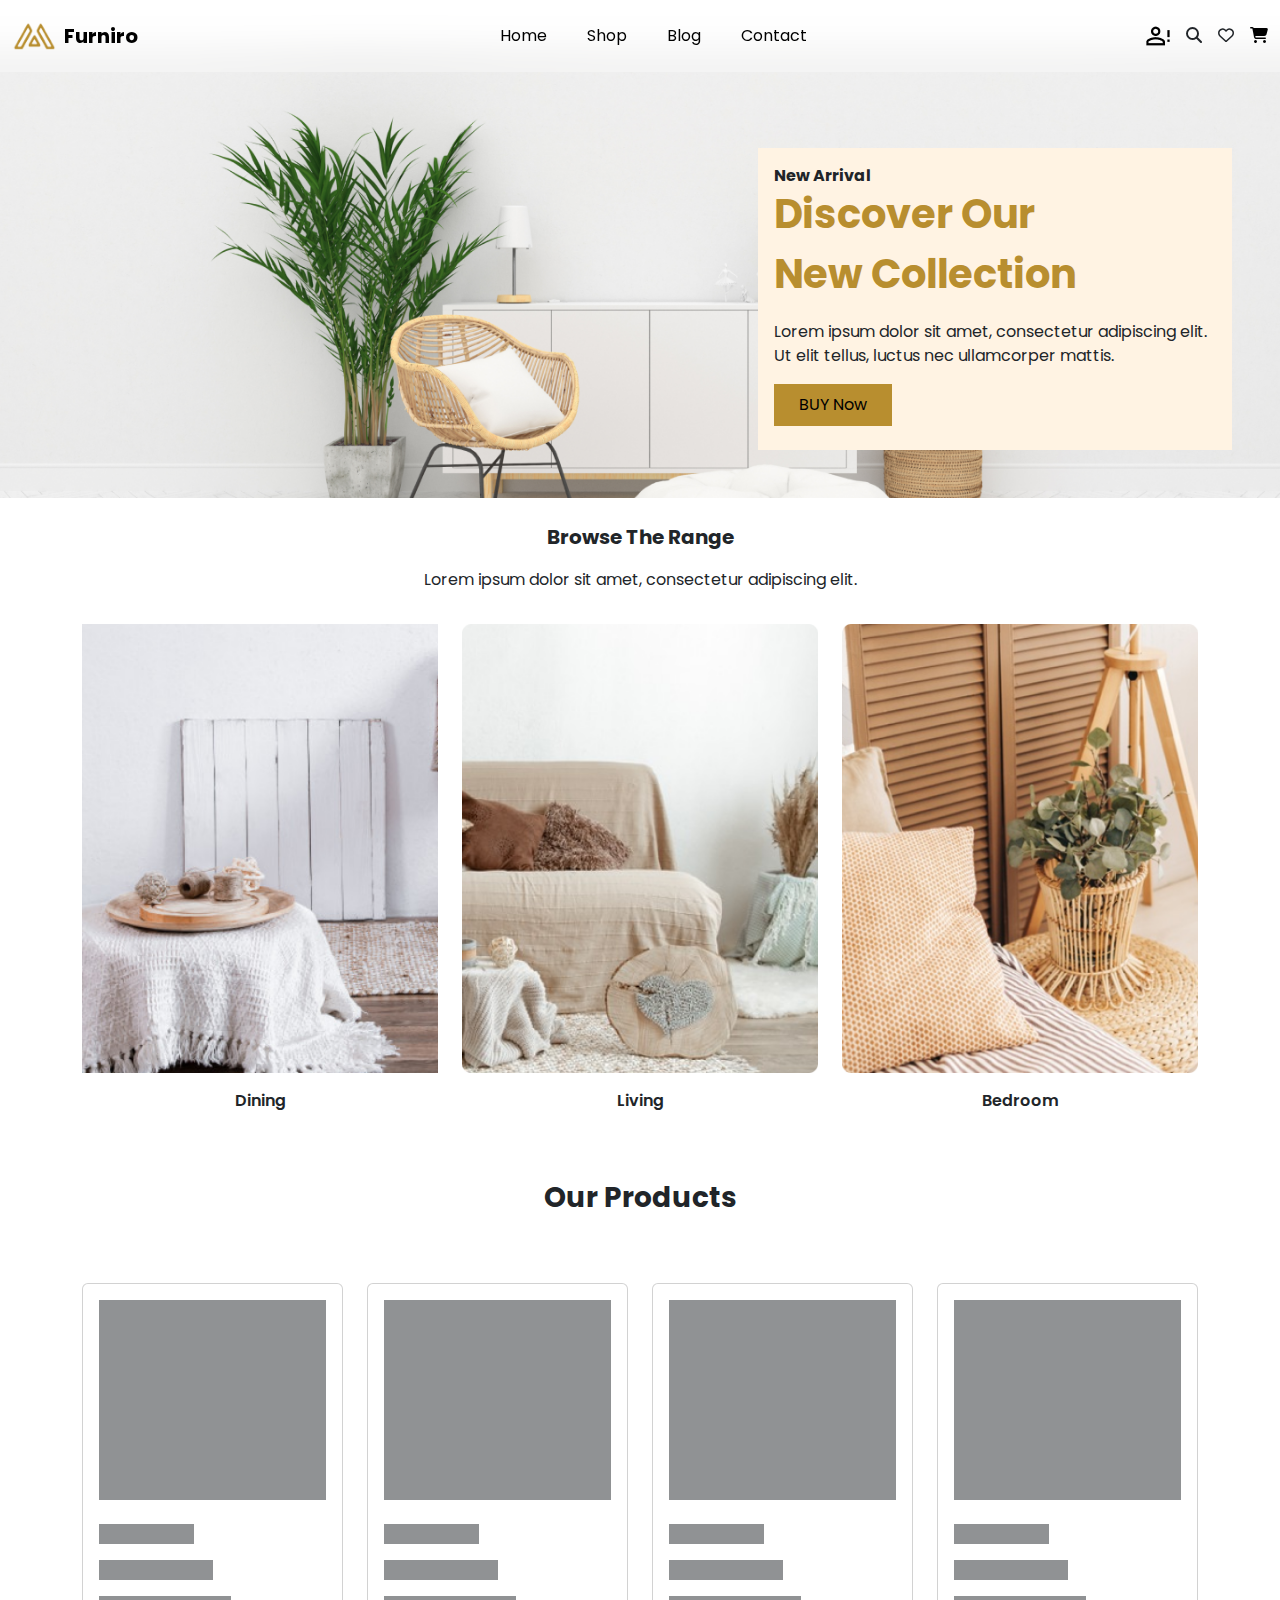
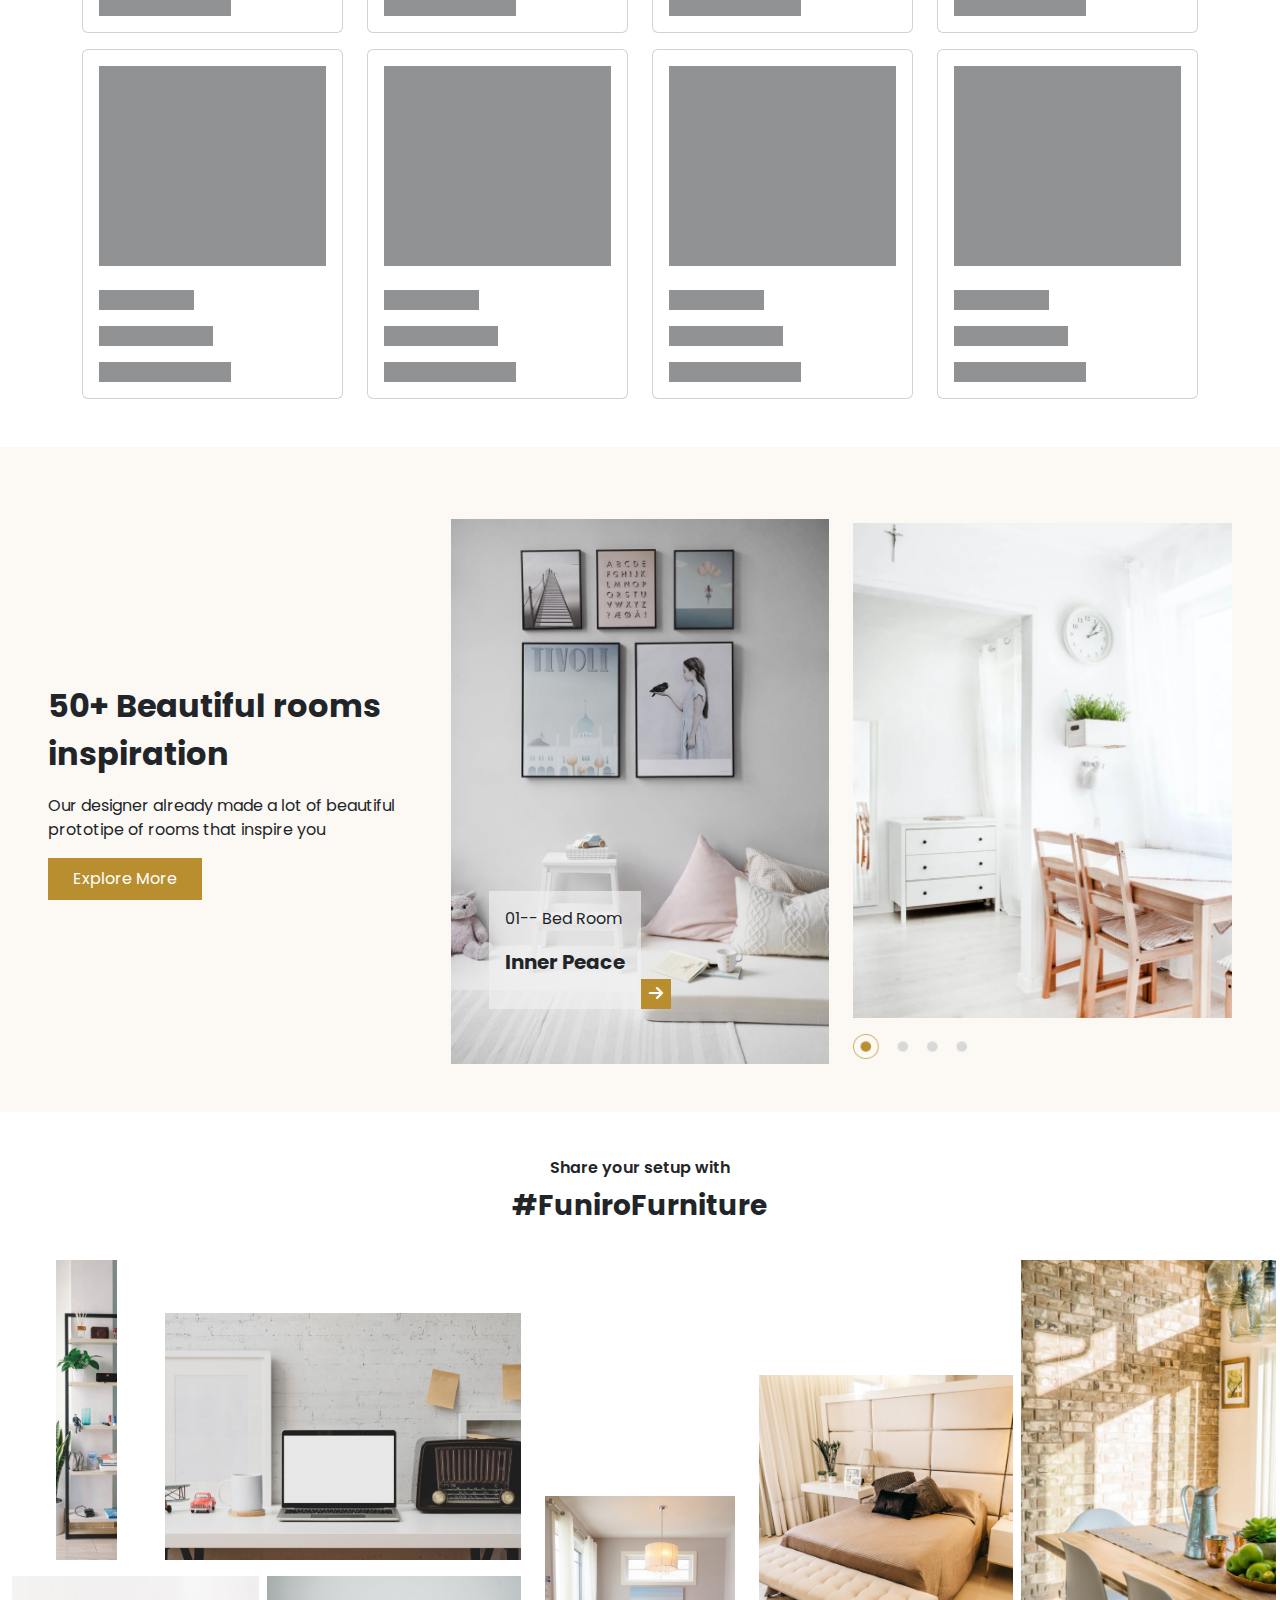
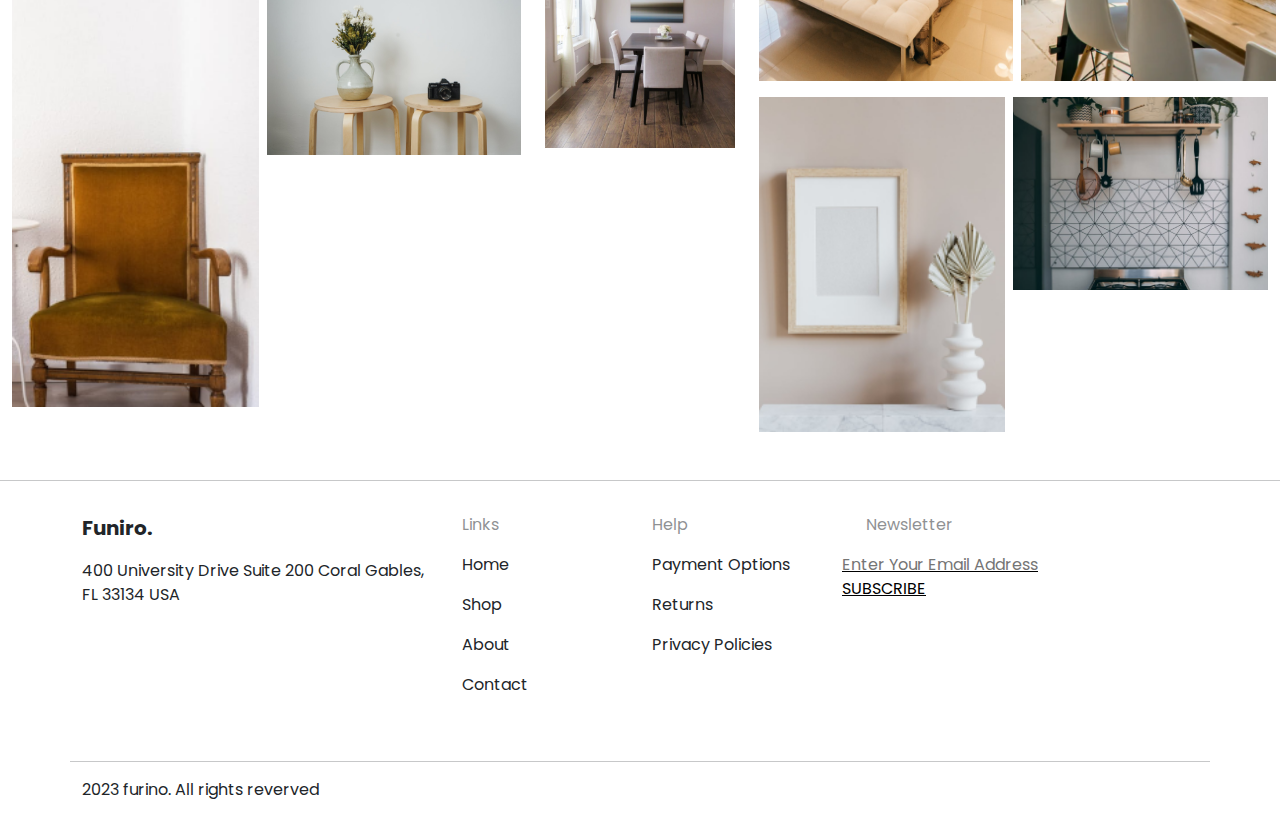
<file: index.html>
<!DOCTYPE html>
<html lang="en">

<head>
    <meta charset="UTF-8">
    <meta name="viewport" content="width=device-width, initial-scale=1.0">
    <title>eCommerce Website | Web Page Design</title>
    <link rel="shortcut icon" href="./allImages/Figma.png" type="image/x-icon">
    <link href="https://cdn.jsdelivr.net/npm/bootstrap@5.3.3/dist/css/bootstrap.min.css" rel="stylesheet"
        integrity="sha384-QWTKZyjpPEjISv5WaRU9OFeRpok6YctnYmDr5pNlyT2bRjXh0JMhjY6hW+ALEwIH" crossorigin="anonymous">
    <link rel="stylesheet" href="https://cdnjs.cloudflare.com/ajax/libs/font-awesome/6.7.2/css/all.min.css"
        integrity="sha512-Evv84Mr4kqVGRNSgIGL/F/aIDqQb7xQ2vcrdIwxfjThSH8CSR7PBEakCr51Ck+w+/U6swU2Im1vVX0SVk9ABhg=="
        crossorigin="anonymous" referrerpolicy="no-referrer" />
    <link rel="stylesheet" href="./CSS/home.css">
    <link rel="stylesheet" href="./globle.css">
</head>

<body>
    <header class="position-fixed w-100 top-0"
        style=" backdrop-filter: blur(20px); background-color: transparent; z-index: 999;">
        <nav class="navbar navbar-expand-lg">
            <div class="container-fluid">
                <div class="d-flex align-items-center gap-2">
                    <img width="30%" src="../productComImages/Meubel House_Logos-05.png" alt="">
                    <a class="navbar-brand fw-bold" href="#">Furniro</a>
                </div>
                <button class="navbar-toggler" style="border: none;" type="button" data-bs-toggle="collapse"
                    data-bs-target="#navbarSupportedContent" aria-controls="navbarSupportedContent"
                    aria-expanded="false" aria-label="Toggle navigation">
                    <i class="fa-bars-progress fa-solid"></i>
                </button>
                <div class="collapse navbar-collapse" id="navbarSupportedContent">
                    <ul class="navbar-nav gap-4 mb-2 mb-lg-0 mx-auto">
                        <li class="nav-item">
                            <a class="nav-link active" aria-current="page"
                                href="./index.html">Home</a>
                        </li>
                        <li class="nav-item">
                            <a class="nav-link active" aria-current="page"
                                href="./HTML/Shop.html">Shop</a>
                        </li>
                        <li class="nav-item">
                            <a class="nav-link active" aria-current="page"
                                href="/HTML/blog.html">Blog</a>
                        </li>
                        <li class="nav-item">
                            <a class="nav-link active" aria-current="page"
                                href="/HTML/contact.html">Contact</a>
                        </li>
                    </ul>
                    <form class="d-flex align-items-center gap-3" role="search">
                        <img src="../productImage/Vector.png" alt="">
                        <p class="pt-3"><i class="fa-magnifying-glass fa-solid"></i></p>
                        <p class="pt-3"><i class="fa-heart fa-regular"></i></p>
                        <button class="" style=" border: none; background-color: transparent;" type="button"
                            data-bs-toggle="offcanvas" data-bs-target="#offcanvasRight" aria-controls="offcanvasRight">
                            <i class="fa-cart-shopping fa-solid"></i>
                        </button>
                    </form>
                </div>
            </div>
        </nav>
        <div class="offcanvas offcanvas-end offcanvaswidth" tabindex="-1" id="offcanvasRight"
            aria-labelledby="offcanvasRightLabel">
            <div class="border-bottom mb-2 offcanvas-header">
                <h5 class="offcanvas-title" id="offcanvasRightLabel">Shopping Cart</h5>
                <button type="button" class="btn btn-outline-dark border-0 ms-auto" data-bs-dismiss="offcanvas"
                    aria-label="Close"><i class="fa-bag-shopping fa-solid fs-3"></i></button>
            </div>
            <div class="offcanvas-body">
                <div>
                    <div class="d-flex align-items-center w-100 gap-4">
                        <div style="background-color: #efe6d1; width: 50%; border-radius: 10px;">
                            <img width="100%" src="../productComImages/Asgaard sofa 3.png" alt="">
                        </div>
                        <div style="width: 50%;">
                            <p class="fw-bold">Asgaard sofa</p>
                            <div class="d-flex gap-2">
                                <p>1</p>
                                <p>X</p>
                                <p>Rs. 250,000.00</p>
                            </div>
                        </div>
                        <div>
                            <p><i class="fa-circle-xmark fa-regular"></i></p>
                        </div>   
                    </div>
                    <div class="d-flex align-items-center w-100 gap-4 mt-3">
                        <div style="background-color: #efe6d1; width: 50%; border-radius: 10px;">
                            <img style="border-radius: 10px;" width="100%" src="../productComImages/Asgaard sofa 5.png"
                                alt="">
                        </div>
                        <div style="width: 50%;">
                            <p class="fw-bold">Casaliving Wood</p>
                            <div class="d-flex gap-2">
                                <p>1</p>
                                <p>X</p>
                                <p>Rs. 270,000.00</p>
                            </div>
                        </div>
                        <div>
                            <p><i class="fa-circle-xmark fa-regular"></i></p>
                        </div>
                    </div>
                    <div id="addedCart"></div>
                </div>
            </div>
            <div class="border-top carts mb-3 mt-4 pb-5 px-3">
                <div class="border-bottom pt-3">
                    <div class="d-flex align-items-center justify-content-between">
                        <p>Subtotal</p>
                        <p style="color: #b88e2f;">Rs. 520,000.00</p>
                    </div>
                </div>
                <div class="d-flex align-items-center justify-content-around gap-2 mt-3">
                    <a href="/HTML/carts.html"><button class="rounded-5 px-4 py-1"
                            style="background-color: transparent; border: 1px solid;width: 100%;">Cart</button></a>
                    <a href="/HTML/checkout.html"><button class="rounded-5 px-4 py-1"
                            style="background-color: transparent; border: 1px solid;width: 100%;">Checkout</button></a>
                    <a href="/HTML/productComparison.html"><button class="rounded-5 px-4 py-1"
                            style="background-color: transparent; border: 1px solid;width: 100%;">Comparison</button></a>
                </div>
            </div>
        </div>
    </header>


    <main style="margin-top: 100px;">
        <section style="margin-top: -48px;">
            <div class="d-flex align-items-center justify-content-end p-5 main-back me-5 mt-5">
                <div class="p-3 mainchild mt-5 pb-4">
                    <p class="fw-bold">New Arrival</p>
                    <p class="fs-1 fw-bold" style="color: #b88e2f; margin-top: -20px;">Discover Our <br> New Collection
                    </p>
                    <p>Lorem ipsum dolor sit amet, consectetur adipiscing elit. Ut elit tellus, luctus nec ullamcorper
                        mattis.</p>
                    <button class="button px-4 py-2">BUY Now</button>
                </div>
            </div>
        </section>
        <section class="medianone" style="margin-top: -48px;">
            <div class="d-flex align-items-center justify-content-center mt-5 px-3">
                <div class="p-5 mt-5 sectionNone">
                    <p class="fw-bold">New Arrival</p>
                    <p class="fs-1 fw-bold" style="color: #b88e2f; margin-top: -20px;">Discover Our <br> New Collection
                    </p>
                    <p>Lorem ipsum dolor sit amet, consectetur adipiscing elit. Ut elit tellus, luctus nec ullamcorper
                        mattis.</p>
                    <button class="p-2 button">BUY Now</button>
                </div>
            </div>

        </section>
        <section>
            <div>
                <div class="text-center mt-4">
                    <p class="fs-5 fw-bold">Browse The Range</p>
                    <p>Lorem ipsum dolor sit amet, consectetur adipiscing elit.</p>
                </div>
                <div class="container">
                    <div class="row">
                        <div class="col-lg-4 col-md-4 col-sm-12 mt-3">
                            <div>
                                <img width="100%" src="../HomeImages/image 106.png" alt="">
                                <p class="text-center fw-semibold mt-3">Dining</p>
                            </div>
                        </div>
                        <div class="col-lg-4 col-md-4 col-sm-12 mt-3">
                            <div>
                                <img width="100%" src="../HomeImages/Image-living room.png" alt="">
                                <p class="text-center fw-semibold mt-3">Living</p>
                            </div>
                        </div>
                        <div class="col-lg-4 col-md-4 col-sm-12 mt-3">
                            <div>
                                <img width="100%" src="../HomeImages/Mask Group.png" alt="">
                                <p class="text-center fw-semibold mt-3">Bedroom</p>
                            </div>
                        </div>
                    </div>
                </div>
            </div>
        </section>
        <section>
            <div class="mt-5">
                <div>
                    <p class="text-center fs-3 fw-bold">Our Products</p>
                </div>


                <div class="container mt-5">
                    <div class="row" id="div-row">

                    </div>

                    <div class="row" id="main-row">

                    </div>

                </div>

            </div>
        </section>
        <section>
            <div class="container-fluid p-5 mt-5" style="background-color: #fcf8f3;">
                <div class="row align-items-center">
                    <div class="col-lg-4 col-md-4 col-sm-12 mt-4">
                        <div>
                            <p class="fs-2 fw-bold">50+ Beautiful rooms
                                inspiration</p>
                            <p>Our designer already made a lot of beautiful prototipe of rooms that inspire you</p>
                            <button class="Explore px-4 py-2">Explore More</button>
                        </div>
                    </div>
                    <div class="col-lg-4 col-md-4 col-sm-12 mt-4">
                        <div class="position-relative">
                            <img width="100%" src="../HomeImages/Rectangle 24.png" alt="">
                            <div class="d-flex align-items-end bedclass">
                                <div class="p-3 bedroom">
                                    <p>01-- Bed Room</p>
                                    <p class="fs-5 fw-bold">Inner Peace</p>
                                </div>
                                <div class="p-2 arrow-right">
                                    <p class="mt-3"><i class="fa-arrow-right fa-solid"></i></p>
                                </div>
                            </div>
                        </div>
                    </div>
                    <div class="col-lg-4 col-md-4 col-sm-12 mt-4">
                        <div>
                            <img width="100%" src="../HomeImages/Rectangle 25.png" alt="">
                            <img class="mt-3" style="object-fit: cover;" width="30%" src="../HomeImages/Indicator.png"
                                alt="">
                        </div>
                    </div>
                </div>
            </div>
        </section>
        <section>
            <div class="container-fluid mt-5">
                <div class="text-center lh-1">
                    <p class="fw-semibold">Share your setup with</p>
                    <p class="fs-3 fw-bold">#FuniroFurniture</p>
                </div>
                <div class="row">
                    <div class="col-lg-5 col-md-12 col-sm-12 mt-4 overflow-hidden">
                        <div>
                            <div class="d-flex align-items-end w-100 gap-1">
                                <img width="100%" height="300vh" style="object-fit: contain;"
                                    src="../HomeImages/Rectangle 36.png" alt="">
                                <img width="70%" height="50%" style="object-fit: cover;"
                                    src="../HomeImages/Rectangle 38.png" alt="">
                            </div>
                            <div class="d-flex w-100 gap-2 mt-3">
                                <img width="50%" style="object-fit: cover;" src="../HomeImages/Rectangle 37.png" alt="">
                                <img width="50%" height="100%" style="object-fit: cover;"
                                    src="../HomeImages/Rectangle 39.png" alt="">
                            </div>
                        </div>

                    </div>
                    <div class="col-lg-2 col-md-8 col-sm-12 d-flex align-items-center justify-content-center mb-5 mt-4">
                        <div class="" style="width: 100%;">
                            <img width="100%" height="100%" src="../HomeImages/Rectangle 40.png" alt="">
                        </div>
                    </div>
                    <div class="col-lg-5 col-md-12 col-sm-12 mt-4">
                        <div class="d-flex align-items-end gap-2" style="width: 100%;">
                            <img width="50%" height="100%" src="../HomeImages/Rectangle 43.png" alt="">
                            <img width="50%" height="100%" src="../HomeImages/Rectangle 45.png" alt="">
                        </div>
                        <div class="d-flex gap-2" style="width: 100%;">
                            <img width="50%" height="100%" class="mt-3" src="../HomeImages/Rectangle 41.png" alt="">
                            <img width="50%" height="70%" class="mt-3" src="../HomeImages/Rectangle 44.png" alt="">
                        </div>
                    </div>
                </div>
            </div>
        </section>
    </main>

    <footer>
        <div class="mt-5">
            <hr class="mt-5">
        </div>
        <div class="container">
            <div class="row">
                <div class="col-lg-4 col-md-6 col-sm-6 mt-3">
                    <div>
                        <p class="fs-5 fw-bold hoverUnderline">Funiro.</p>
                        <p class="hoverUnderline">400 University Drive Suite 200 Coral Gables,
                            FL 33134 USA</p>

                    </div>
                </div>
                <div class="col-lg-2 col-md-6 col-sm-6 mt-3">
                    <div>
                        <p class="hoverUnderline opacity-50">Links</p>
                        <a href="./index.html" class="text-dark text-decoration-none">
                            <p class="hoverUnderline mt-3">Home</p>
                        </a>

                        <a href="/HTML/Shop.html" class="text-dark text-decoration-none">
                            <p class="hoverUnderline mt-3">Shop</p>
                        </a>
                        <a href="/HTML/blog.html" class="text-dark text-decoration-none">
                            <p class="hoverUnderline mt-3">About</p>
                        </a>
                        <a href="/HTML/contact.html" class="text-dark text-decoration-none">
                            <p class="hoverUnderline mt-3">Contact</p>
                        </a>
                    </div>
                </div>
                <div class="col-lg-2 col-md-6 col-sm-6 mt-3">
                    <div>
                        <p class="hoverUnderline opacity-50">Help</p>
                        <p class="hoverUnderline mt-3">Payment Options</p>
                        <p class="hoverUnderline mt-3">Returns</p>
                        <p class="hoverUnderline mt-3">Privacy Policies</p>
                    </div>
                </div>
                <div class="col-lg-4 col-md-6 col-sm-6 mt-3">
                    <div>
                        <p class="hoverUnderline ms-4 opacity-50">Newsletter</p>
                        <div class="d-flex align-items-center justify-content-center gap-2 me-4">
                            <form action="">
                                <input type="search" required class="emailButton"
                                    placeholder="Enter Your Email Address">
                                <button class=""
                                    style="text-decoration: underline; border: none; outline: none; background-color: transparent;">SUBSCRIBE</button>
                            </form>
                        </div>
                    </div>
                </div>
                <hr class="mt-5">
                <div>
                    <p>2023 furino. All rights reverved</p>
                </div>
            </div>
        </div>
    </footer>
    
</body>
<script src="./JS/home.js"></script>
<script src="https://cdn.jsdelivr.net/npm/bootstrap@5.3.3/dist/js/bootstrap.bundle.min.js"
    integrity="sha384-YvpcrYf0tY3lHB60NNkmXc5s9fDVZLESaAA55NDzOxhy9GkcIdslK1eN7N6jIeHz"
    crossorigin="anonymous"></script>

</html>
</file>
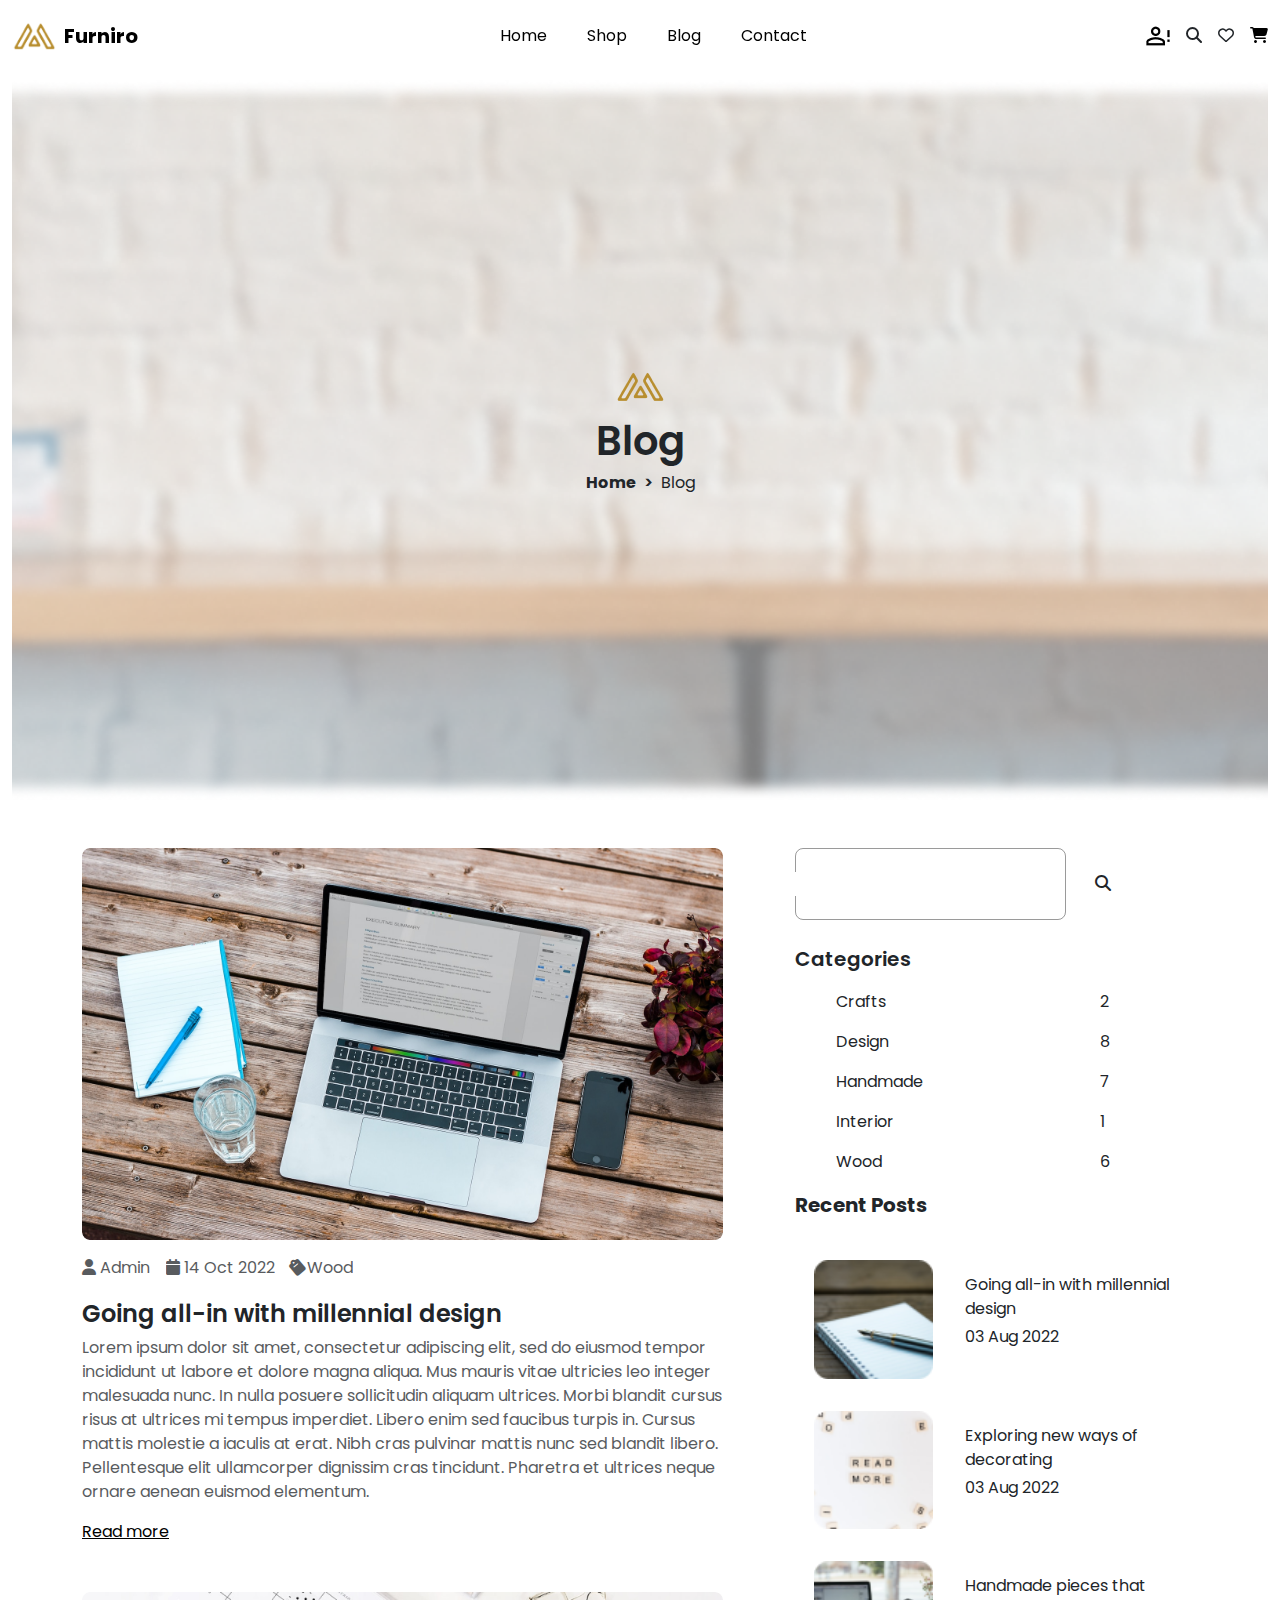
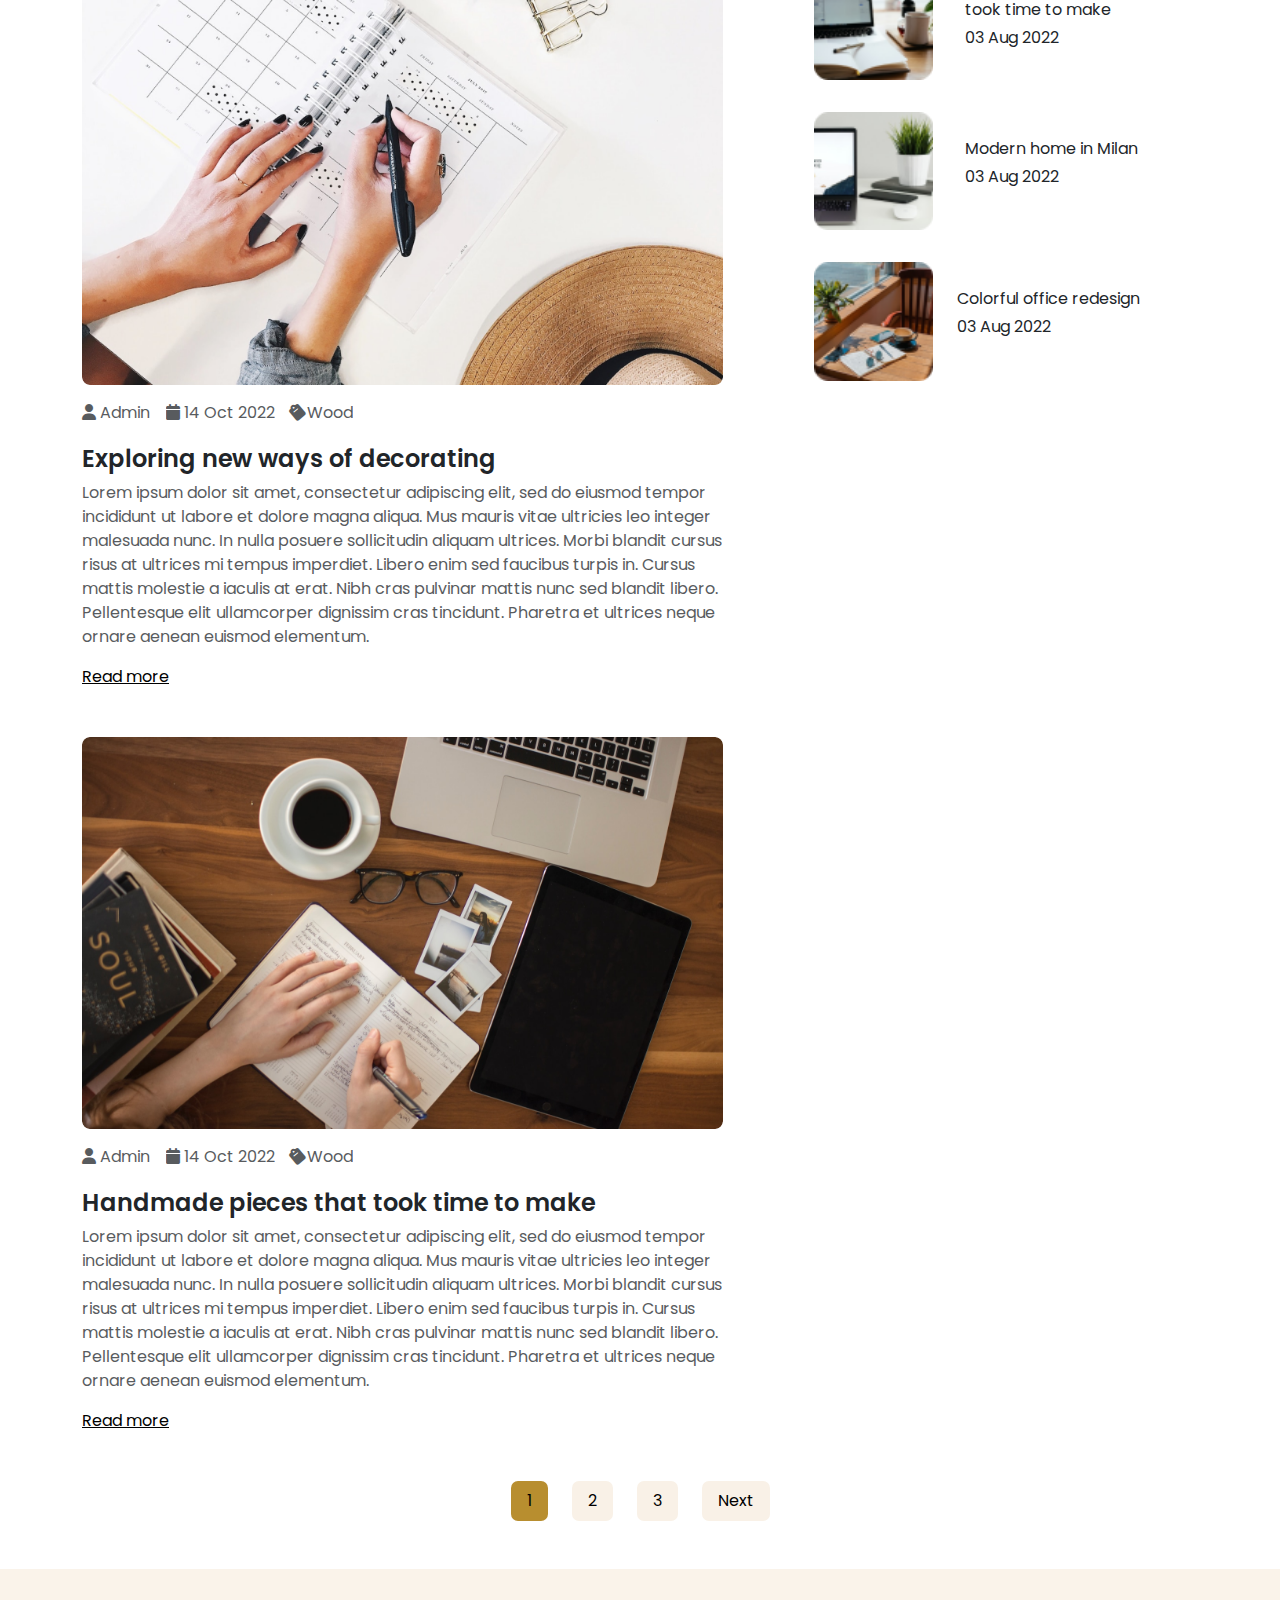
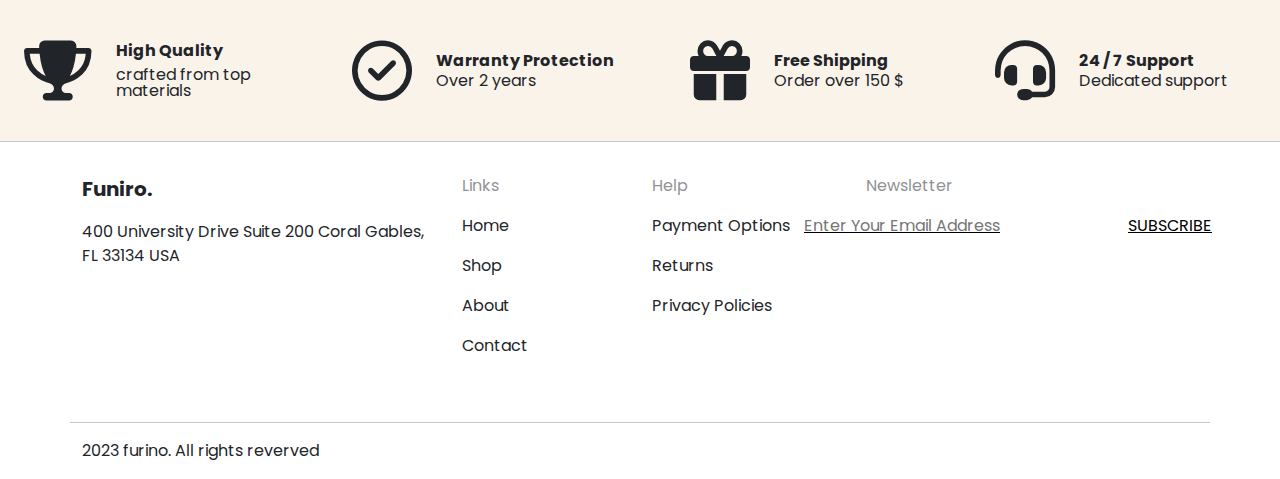
<file: HTML/blog.html>
<!doctype html>
<html lang="en">

<head>
    <meta charset="utf-8">
    <meta name="viewport" content="width=device-width, initial-scale=1">
    <title>eCommerce Website | Web Page Design </title>
    <link rel="shortcut icon" href="../allImages/Figma.png" type="image/x-icon">
    <link rel="stylesheet" href="../CSS/blog.css">
    <link rel="stylesheet" href="../globle.css">
    <link href="https://cdn.jsdelivr.net/npm/bootstrap@5.3.3/dist/css/bootstrap.min.css" rel="stylesheet"
        integrity="sha384-QWTKZyjpPEjISv5WaRU9OFeRpok6YctnYmDr5pNlyT2bRjXh0JMhjY6hW+ALEwIH" crossorigin="anonymous">
    <link rel="stylesheet" href="https://cdnjs.cloudflare.com/ajax/libs/font-awesome/6.7.2/css/all.min.css"
        integrity="sha512-Evv84Mr4kqVGRNSgIGL/F/aIDqQb7xQ2vcrdIwxfjThSH8CSR7PBEakCr51Ck+w+/U6swU2Im1vVX0SVk9ABhg=="
        crossorigin="anonymous" referrerpolicy="no-referrer" />
</head>

<body>

    <header class="position-fixed w-100 top-0"
        style=" backdrop-filter: blur(20px); background-color: transparent; z-index: 999;">
        <nav class="navbar navbar-expand-lg">
            <div class="container-fluid">
                <div class="d-flex align-items-center gap-2">
                    <img width="30%" src="../productComImages/Meubel House_Logos-05.png" alt="">
                    <a class="navbar-brand fw-bold" href="#">Furniro</a>
                </div>
                <button class="navbar-toggler" style="border: none;" type="button" data-bs-toggle="collapse"
                    data-bs-target="#navbarSupportedContent" aria-controls="navbarSupportedContent"
                    aria-expanded="false" aria-label="Toggle navigation">
                    <i class="fa-bars-progress fa-solid"></i>
                </button>
                <div class="collapse navbar-collapse" id="navbarSupportedContent">
                    <ul class="navbar-nav gap-4 mb-2 mb-lg-0 mx-auto">
                        <li class="nav-item">
                            <a class="nav-link active" aria-current="page" href="../index.html">Home</a>
                        </li>
                        <li class="nav-item">
                            <a class="nav-link active" aria-current="page" href="./Shop.html">Shop</a>
                        </li>
                        <li class="nav-item">
                            <a class="nav-link active" aria-current="page" href="./blog.html">Blog</a>
                        </li>
                        <li class="nav-item">
                            <a class="nav-link active" aria-current="page" href="./contact.html">Contact</a>
                        </li>
                    </ul>
                    <form class="d-flex align-items-center gap-3" role="search">
                        <img src="../productImage/Vector.png" alt="">
                        <p class="pt-3"><i class="fa-magnifying-glass fa-solid"></i></p>
                        <p class="pt-3"><i class="fa-heart fa-regular"></i></p>
                        <button class="" style=" border: none; background-color: transparent;" type="button"
                            data-bs-toggle="offcanvas" data-bs-target="#offcanvasRight" aria-controls="offcanvasRight">
                            <i class="fa-cart-shopping fa-solid"></i>
                        </button>
                    </form>
                </div>
            </div>
        </nav>
        <div class="offcanvas offcanvas-end offcanvaswidth" tabindex="-1" id="offcanvasRight"
            aria-labelledby="offcanvasRightLabel">
            <div class="border-bottom mb-2 offcanvas-header">
                <h5 class="offcanvas-title" id="offcanvasRightLabel">Shopping Cart</h5>
                <button type="button" class="btn btn-outline-dark border-0 ms-auto" data-bs-dismiss="offcanvas"
                    aria-label="Close"><i class="fa-bag-shopping fa-solid fs-3"></i></button>
            </div>
            <div class="offcanvas-body">
                <div>
                    <div class="d-flex align-items-center w-100 gap-4">
                        <div style="background-color: #efe6d1; width: 50%; border-radius: 10px;">
                            <img width="100%" src="../productComImages/Asgaard sofa 3.png" alt="">
                        </div>
                        <div style="width: 50%;">
                            <p class="fw-bold">Asgaard sofa</p>
                            <div class="d-flex gap-2">
                                <p>1</p>
                                <p>X</p>
                                <p>Rs. 250,000.00</p>
                            </div>
                        </div>
                        <div>
                            <p><i class="fa-circle-xmark fa-regular"></i></p>
                        </div>
                    </div>
                    <div class="d-flex align-items-center w-100 gap-4 mt-3">
                        <div style="background-color: #efe6d1; width: 50%; border-radius: 10px;">
                            <img style="border-radius: 10px;" width="100%" src="../productComImages/Asgaard sofa 5.png"
                                alt="">
                        </div>
                        <div style="width: 50%;">
                            <p class="fw-bold">Casaliving Wood</p>
                            <div class="d-flex gap-2">
                                <p>1</p>
                                <p>X</p>
                                <p>Rs. 270,000.00</p>
                            </div>
                        </div>
                        <div>
                            <p><i class="fa-circle-xmark fa-regular"></i></p>
                        </div>
                    </div>
                    <div id="addedCart"></div>
                </div>
            </div>
            <div class="border-top carts mb-3 mt-4 pb-5 px-3">
                <div class="border-bottom pt-3">
                    <div class="d-flex align-items-center justify-content-between">
                        <p>Subtotal</p>
                        <p style="color: #b88e2f;">Rs. 520,000.00</p>
                    </div>
                </div>
                <div class="d-flex align-items-center justify-content-around gap-2 mt-3">
                    <a href="./carts.html"><button class="rounded-5 px-4 py-1"
                            style="background-color: transparent; border: 1px solid;width: 100%;">Cart</button></a>
                    <a href="./checkout.html"><button class="rounded-5 px-4 py-1"
                            style="background-color: transparent; border: 1px solid;width: 100%;">Checkout</button></a>
                    <a href="./productComparison.html"><button class="rounded-5 px-4 py-1"
                            style="background-color: transparent; border: 1px solid;width: 100%;">Comparison</button></a>
                </div>
            </div>
        </div>
    </header>


    <main style="margin-top: 80px;">
        <section>
            <div class="container-fluid">
                <div class="back-main">
                    <div class="text-center">
                        <img src="../productComImages/Meubel House_Logos-05.png" alt="">
                        <p class="mt-2 fs-1 fw-semibold mb-0">Blog</p>
                        <div class="d-flex gap-2 align-items-center justify-content-center">
                            <p class="fw-bold">Home</p>
                            <p class="fw-semibold">></p>
                            <p>Blog</p>
                        </div>
                    </div>
                </div>
            </div>
        </section>
        </section>
        <section>
            <div class="container mt-5">
                <div class="row">
                    <div class="col-sm-12 col-md-7 col-lg-7">
                        <div>
                            <div>
                                <img width="100%" class="rounded-3" src="../blogImage/Rectangle 68.png" alt="">
                                <div class="d-flex gap-3 mt-3">
                                    <p class="opacity-75"><i class="fa-solid fa-user"></i> Admin</p>
                                    <p class="opacity-75"><i class="fa-solid fa-calendar"></i> 14 Oct 2022</p>
                                    <p class="opacity-75"><i class="fa-solid fa-clipboard fa-rotate-by"
                                            style="--fa-rotate-angle: 320deg;"></i> Wood</p>
                                </div>
                                <div>
                                    <p class="fw-semibold fs-4 mb-1">Going all-in with millennial design</p>
                                    <p class="lh-base opacity-75">Lorem ipsum dolor sit amet, consectetur adipiscing
                                        elit, sed do eiusmod tempor incididunt ut labore et dolore magna aliqua. Mus
                                        mauris vitae ultricies leo integer malesuada nunc. In nulla posuere sollicitudin
                                        aliquam ultrices. Morbi blandit cursus risus at ultrices mi tempus imperdiet.
                                        Libero enim sed faucibus turpis in. Cursus mattis molestie a iaculis at erat.
                                        Nibh cras pulvinar mattis nunc sed blandit libero. Pellentesque elit ullamcorper
                                        dignissim cras tincidunt. Pharetra et ultrices neque ornare aenean euismod
                                        elementum.</p>
                                    <a class="more" href="#">Read more</a>
                                </div>
                            </div>
                            <div class="mt-5">
                                <img width="100%" class="rounded-3" src="../blogImage/Rectangle 69.png" alt="">
                                <div class="d-flex gap-3 mt-3">
                                    <p class="opacity-75"><i class="fa-solid fa-user"></i> Admin</p>
                                    <p class="opacity-75"><i class="fa-solid fa-calendar"></i> 14 Oct 2022</p>
                                    <p class="opacity-75"><i class="fa-solid fa-clipboard fa-rotate-by"
                                            style="--fa-rotate-angle: 320deg;"></i> Wood</p>
                                </div>
                                <div>
                                    <p class="fw-semibold fs-4 mb-1">Exploring new ways of decorating</p>
                                    <p class="lh-base opacity-75">Lorem ipsum dolor sit amet, consectetur adipiscing
                                        elit, sed do eiusmod tempor incididunt ut labore et dolore magna aliqua. Mus
                                        mauris vitae ultricies leo integer malesuada nunc. In nulla posuere sollicitudin
                                        aliquam ultrices. Morbi blandit cursus risus at ultrices mi tempus imperdiet.
                                        Libero enim sed faucibus turpis in. Cursus mattis molestie a iaculis at erat.
                                        Nibh cras pulvinar mattis nunc sed blandit libero. Pellentesque elit ullamcorper
                                        dignissim cras tincidunt. Pharetra et ultrices neque ornare aenean euismod
                                        elementum.</p>
                                    <a class="more" href="#">Read more</a>
                                </div>
                            </div>
                            <div class="mt-5">
                                <img width="100%" class="rounded-3" src="../blogImage/Rectangle 70.png" alt="">
                                <div class="d-flex gap-3 mt-3">
                                    <p class="opacity-75"><i class="fa-solid fa-user"></i> Admin</p>
                                    <p class="opacity-75"><i class="fa-solid fa-calendar"></i> 14 Oct 2022</p>
                                    <p class="opacity-75"><i class="fa-solid fa-clipboard fa-rotate-by"
                                            style="--fa-rotate-angle: 320deg;"></i> Wood</p>
                                </div>
                                <div>
                                    <p class="fw-semibold fs-4 mb-1">Handmade pieces that took time to make</p>
                                    <p class="lh-base opacity-75">Lorem ipsum dolor sit amet, consectetur adipiscing
                                        elit, sed do eiusmod tempor incididunt ut labore et dolore magna aliqua. Mus
                                        mauris vitae ultricies leo integer malesuada nunc. In nulla posuere sollicitudin
                                        aliquam ultrices. Morbi blandit cursus risus at ultrices mi tempus imperdiet.
                                        Libero enim sed faucibus turpis in. Cursus mattis molestie a iaculis at erat.
                                        Nibh cras pulvinar mattis nunc sed blandit libero. Pellentesque elit ullamcorper
                                        dignissim cras tincidunt. Pharetra et ultrices neque ornare aenean euismod
                                        elementum.</p>
                                    <a class="more" href="#">Read more</a>
                                </div>
                            </div>

                        </div>
                    </div>
                    <div class="col-sm-12 col-md-5 col-lg-5">
                        <div class="">
                            <div class="iconSearch mx-5 rounded-3 px-5">
                                <input type="text">
                                <p class="pt-3"><i class="fa-solid fa-magnifying-glass"></i></p>
                            </div>
                            <p class="fw-semibold fs-5 mt-4 mx-5" style="width: 62%;">Categories</p>
                            <div class="d-flex align-items-center justify-content-around">
                                <div>
                                    <p>Crafts</p>
                                    <p>Design</p>
                                    <p>Handmade</p>
                                    <p>Interior</p>
                                    <p>Wood</p>
                                </div>
                                <div>
                                    <p>2</p>
                                    <p>8</p>
                                    <p>7</p>
                                    <p>1</p>
                                    <p>6</p>
                                </div>
                            </div>
                            <p class="fs-5 fw-bold mx-5">Recent Posts</p>
                            <div class="mx-auto d-flex flex-column gap-2">
                                <div class="row gap-2 align-items-center justify-content-center mt-4">
                                    <div class="col-1"></div>
                                    <div class="col-4" style="width: 30%;">
                                        <img width="100%" class="object-fit-cover" src="../blogImage/Rectangle 71.png"
                                            alt="">
                                    </div>
                                    <div class="col-6">
                                        <p class="mb-1">Going all-in with millennial design</p>
                                        <p>03 Aug 2022</p>
                                    </div>
                                </div>
                                <div class="row gap-2 align-items-center justify-content-center mt-4">
                                    <div class="col-1"></div>
                                    <div class="col-4" style="width: 30%;">
                                        <img width="100%" class="object-fit-cover"
                                            src="../blogImage/Rectangle 69 (1).png" alt="">
                                    </div>
                                    <div class="col-6">
                                        <p class="mb-1">Exploring new ways of decorating</p>
                                        <p>03 Aug 2022</p>
                                    </div>
                                </div>
                                <div class="row gap-2 align-items-center justify-content-center mt-4">
                                    <div class="col-1"></div>
                                    <div class="col-4" style="width: 30%;">
                                        <img width="100%" class="object-fit-cover"
                                            src="../blogImage/Rectangle 69 (2).png" alt="">
                                    </div>
                                    <div class="col-6">
                                        <p class="mb-1">Handmade pieces that took time to make</p>
                                        <p>03 Aug 2022</p>
                                    </div>
                                </div>
                                <div class="row gap-2 align-items-center justify-content-center mt-4">
                                    <div class="col-1"></div>
                                    <div class="col-4" style="width: 30%;">
                                        <img width="100%" class="object-fit-cover"
                                            src="../blogImage/Rectangle 69 (3).png" alt="">
                                    </div>
                                    <div class="col-6">
                                        <p class="mb-1">Modern home in Milan</p>
                                        <p>03 Aug 2022</p>
                                    </div>
                                </div>
                                <div class="row align-items-center justify-content-center mt-4">
                                    <div class="col-1"></div>
                                    <div class="col-4" style="width: 30%;">
                                        <img width="100%" class="object-fit-cover"
                                            src="../blogImage/Rectangle 69 (4).png" alt="">
                                    </div>
                                    <div class="col-6">
                                        <p class="mb-1">Colorful office redesign</p>
                                        <p>03 Aug 2022</p>
                                    </div>
                                </div>

                            </div>
                        </div>
                    </div>

                    <div class="d-flex align-items-center justify-content-center gap-4 mt-5">
                        <a href="#"><button class="button1 px-3 py-2">1</button></a>
                        <a href="#"><button class="button2 px-3 py-2">2</button></a>
                        <a href="#"><button class="button2 px-3 py-2">3</button></a>
                        <a href="#"><button class="button2 px-3 py-2">Next</button></a>
                    </div>
                </div>
            </div>
        </section>


        <section>
            <div>
                <div class="container-fluid mt-5 p-4 " style="background-color: #faf3ea;">
                    <div class="row">
                        <div class="col-sm-12 col-md-6 col-lg-3 mt-5">
                            <div style="width: 100%;">
                                <div class="d-flex gap-4 align-items-center justify-content-center">
                                    <p><i style="font-size: 60px;" class="fa-solid fa-trophy"></i></p>
                                    <div class="lh-1">
                                        <p class="fw-bold mb-1">High Quality</p>
                                        <p class="mt-2">crafted from top materials</p>
                                    </div>
                                </div>
                            </div>
                        </div>
                        <div class="col-sm-12 col-md-6 col-lg-3 mt-5">
                            <div style="width: 100%;">
                                <div class="d-flex gap-4 align-items-center justify-content-center">
                                    <p><i style="font-size: 60px;" class="fa-regular fa-circle-check"></i></p>
                                    <div class="lh-1">
                                        <p class="fw-bold mb-1">Warranty Protection</p>
                                        <p>Over 2 years</p>
                                    </div>
                                </div>
                            </div>
                        </div>
                        <div class="col-sm-12 col-md-6 col-lg-3 mt-5">
                            <div style="width: 100%;">
                                <div class="d-flex gap-4 align-items-center justify-content-center">
                                    <p><i style="font-size: 60px;" class="fa-solid fa-gift"></i></p>
                                    <div class="lh-1">
                                        <p class="fw-bold mb-1">Free Shipping</p>
                                        <p>Order over 150 $</p>
                                    </div>
                                </div>
                            </div>
                        </div>
                        <div class="col-sm-12 col-md-6 col-lg-3 mt-5">
                            <div style="width: 100%;">
                                <div class="d-flex gap-4 align-items-center justify-content-center">
                                    <p><i style="font-size: 60px;" class="fa-solid fa-headset"></i></p>
                                    <div class="lh-1">
                                        <p class="fw-bold mb-1">24 / 7 Support</p>
                                        <p>Dedicated support</p>
                                    </div>
                                </div>
                            </div>
                        </div>
                    </div>
                </div>
            </div>
        </section>

    </main>
    <footer>
        <hr class="mt-0">

        <div class="container">
            <div class="row">
                <div class="col-sm-6 col-md-6 col-lg-4 mt-3">
                    <div>
                        <p class="fw-bold fs-5 hoverUnderline">Funiro.</p>
                        <p class="hoverUnderline">400 University Drive Suite 200 Coral Gables,
                            FL 33134 USA</p>

                    </div>
                </div>
                <div class="col-sm-6 col-md-6 col-lg-2 mt-3">
                    <div>
                        <p class="opacity-50 hoverUnderline">Links</p>
                        <a href="../index.html" class="text-dark text-decoration-none">
                            <p class="mt-3 hoverUnderline">Home</p>
                        </a>

                        <a href="./Shop.html" class="text-dark text-decoration-none">
                            <p class="mt-3 hoverUnderline">Shop</p>
                        </a>
                        <a href="./blog.html" class="text-dark text-decoration-none">
                            <p class="mt-3 hoverUnderline">About</p>
                        </a>
                        <a href="./contact.html" class="text-dark text-decoration-none">
                            <p class="mt-3 hoverUnderline">Contact</p>
                        </a>
                    </div>
                </div>
                <div class="col-sm-6 col-md-6 col-lg-2 mt-3">
                    <div>
                        <p class="opacity-50 hoverUnderline">Help</p>
                        <p class="mt-3 hoverUnderline">Payment Options</p>
                        <p class="mt-3 hoverUnderline">Returns</p>
                        <p class="mt-3 hoverUnderline">Privacy Policies</p>
                    </div>
                </div>
                <div class="col-sm-6 col-md-6 col-lg-4 mt-3">
                    <div>
                        <p class="opacity-50 ms-4 hoverUnderline">Newsletter</p>
                        <div class="me-4 d-flex align-items-center justify-content-center gap-2">
                            <input type="search" class="emailButton" placeholder="Enter Your Email Address">
                            <button class=""
                                style="text-decoration: underline; border: none; outline: none; background-color: transparent;">SUBSCRIBE</button>
                        </div>
                    </div>
                </div>
                <hr class="mt-5">
                <div>
                    <p>2023 furino. All rights reverved</p>
                </div>
            </div>
        </div>
    </footer>

</body>
<script src="https://cdn.jsdelivr.net/npm/bootstrap@5.3.3/dist/js/bootstrap.bundle.min.js"
    integrity="sha384-YvpcrYf0tY3lHB60NNkmXc5s9fDVZLESaAA55NDzOxhy9GkcIdslK1eN7N6jIeHz"
    crossorigin="anonymous"></script>

</html>
</file>
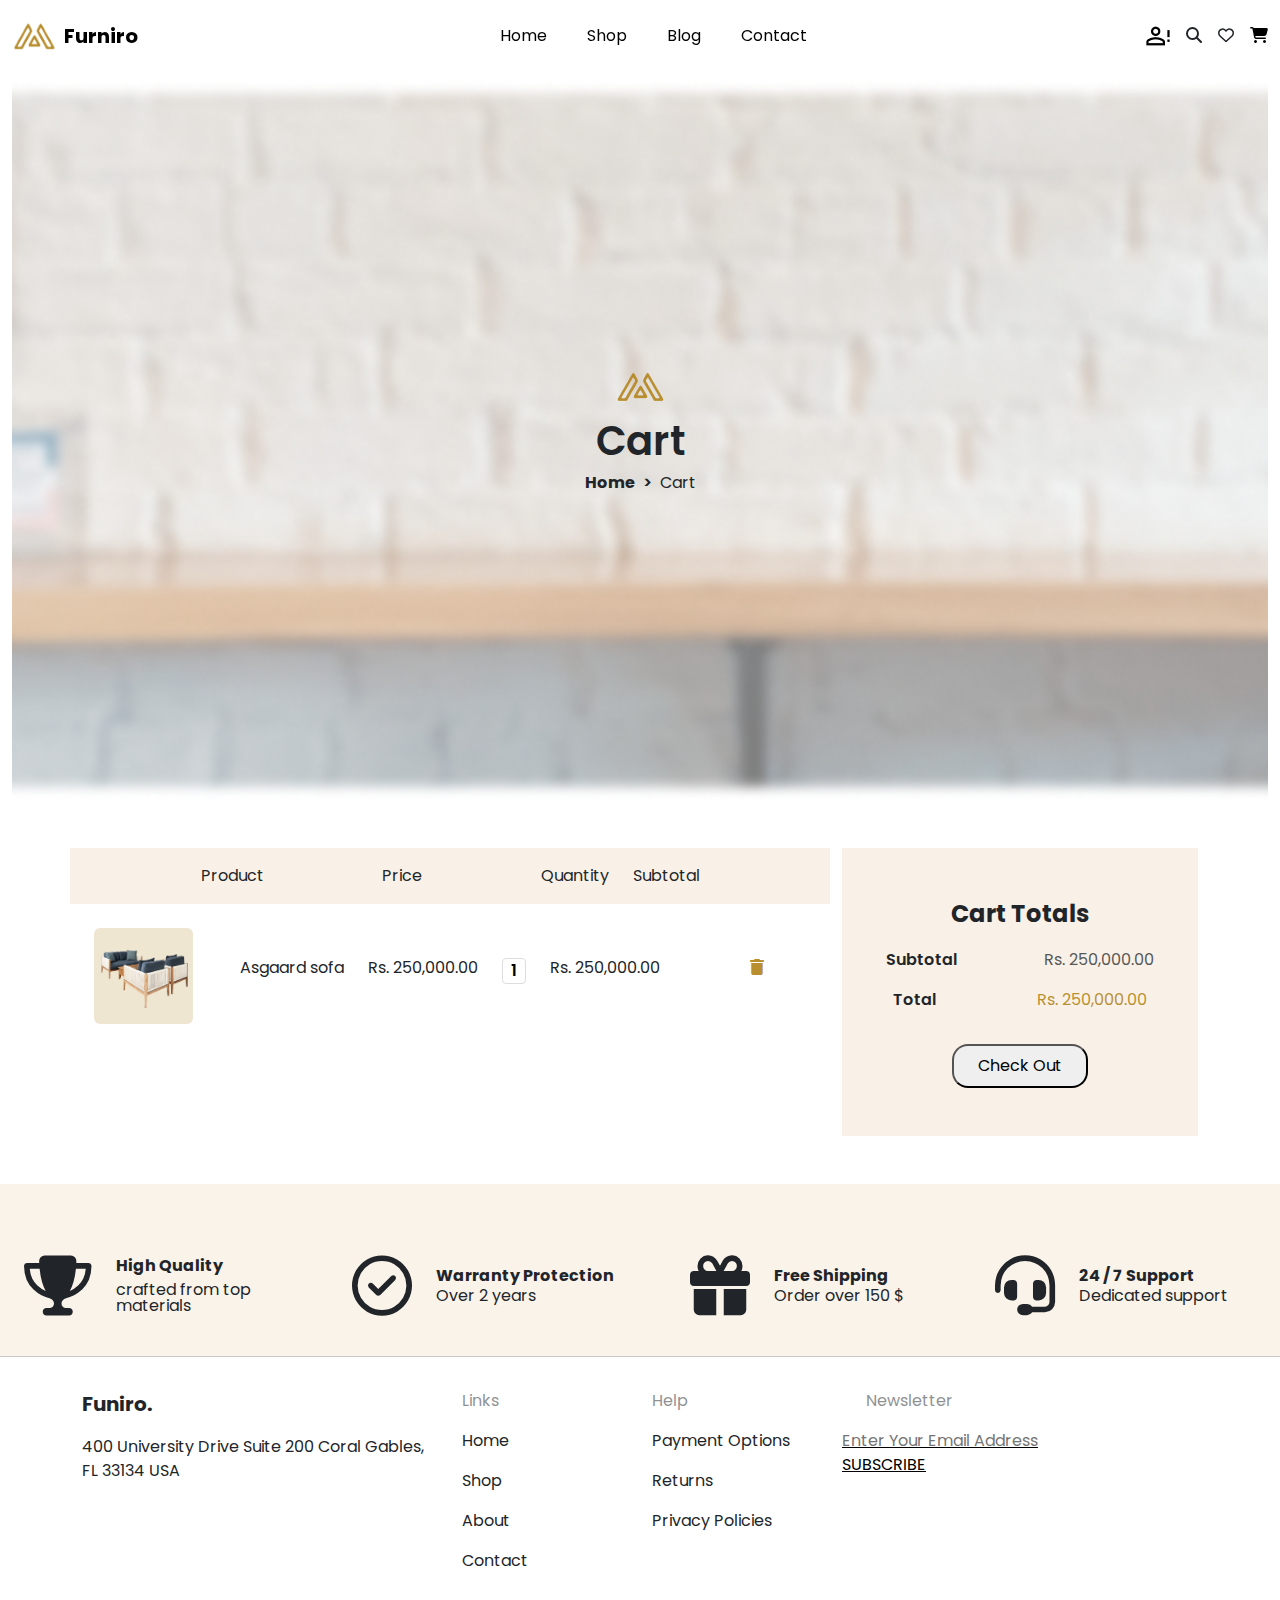
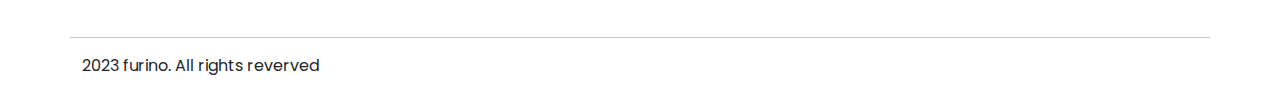
<file: HTML/carts.html>
<!doctype html>
<html lang="en">

<head>
    <meta charset="utf-8">
    <meta name="viewport" content="width=device-width, initial-scale=1">
    <title>eCommerce Website | Web Page Design </title>
    <link rel="shortcut icon" href="../allImages/Figma.png" type="image/x-icon">
    <link rel="stylesheet" href="../CSS/carts.css">
    <link rel="stylesheet" href="../globle.css">
    <link href="https://cdn.jsdelivr.net/npm/bootstrap@5.3.3/dist/css/bootstrap.min.css" rel="stylesheet"
        integrity="sha384-QWTKZyjpPEjISv5WaRU9OFeRpok6YctnYmDr5pNlyT2bRjXh0JMhjY6hW+ALEwIH" crossorigin="anonymous">
    <link rel="stylesheet" href="https://cdnjs.cloudflare.com/ajax/libs/font-awesome/6.7.2/css/all.min.css"
        integrity="sha512-Evv84Mr4kqVGRNSgIGL/F/aIDqQb7xQ2vcrdIwxfjThSH8CSR7PBEakCr51Ck+w+/U6swU2Im1vVX0SVk9ABhg=="
        crossorigin="anonymous" referrerpolicy="no-referrer" />
</head>

<body>

    <header class="position-fixed w-100 top-0"
        style=" backdrop-filter: blur(20px); background-color: transparent; z-index: 999;">
        <nav class="navbar navbar-expand-lg">
            <div class="container-fluid">
                <div class="d-flex align-items-center gap-2">
                    <img width="30%" src="../productComImages/Meubel House_Logos-05.png" alt="">
                    <a class="navbar-brand fw-bold" href="#">Furniro</a>
                </div>
                <button class="navbar-toggler" style="border: none;" type="button" data-bs-toggle="collapse"
                    data-bs-target="#navbarSupportedContent" aria-controls="navbarSupportedContent"
                    aria-expanded="false" aria-label="Toggle navigation">
                    <i class="fa-bars-progress fa-solid"></i>
                </button>
                <div class="collapse navbar-collapse" id="navbarSupportedContent">
                    <ul class="navbar-nav gap-4 mb-2 mb-lg-0 mx-auto">
                        <li class="nav-item">
                            <a class="nav-link active" aria-current="page" href="../index.html">Home</a>
                        </li>
                        <li class="nav-item">
                            <a class="nav-link active" aria-current="page" href="./Shop.html">Shop</a>
                        </li>
                        <li class="nav-item">
                            <a class="nav-link active" aria-current="page" href="./blog.html">Blog</a>
                        </li>
                        <li class="nav-item">
                            <a class="nav-link active" aria-current="page" href="./contact.html">Contact</a>
                        </li>
                    </ul>
                    <form class="d-flex align-items-center gap-3" role="search">
                        <img src="../productImage/Vector.png" alt="">
                        <p class="pt-3"><i class="fa-magnifying-glass fa-solid"></i></p>
                        <p class="pt-3"><i class="fa-heart fa-regular"></i></p>
                        <button class="" style=" border: none; background-color: transparent;" type="button"
                            data-bs-toggle="offcanvas" data-bs-target="#offcanvasRight" aria-controls="offcanvasRight">
                            <i class="fa-cart-shopping fa-solid"></i>
                        </button>
                    </form>
                </div>
            </div>
        </nav>
        <div class="offcanvas offcanvas-end offcanvaswidth" tabindex="-1" id="offcanvasRight"
            aria-labelledby="offcanvasRightLabel">
            <div class="border-bottom mb-2 offcanvas-header">
                <h5 class="offcanvas-title" id="offcanvasRightLabel">Shopping Cart</h5>
                <button type="button" class="btn btn-outline-dark border-0 ms-auto" data-bs-dismiss="offcanvas"
                    aria-label="Close"><i class="fa-bag-shopping fa-solid fs-3"></i></button>
            </div>
            <div class="offcanvas-body">
                <div>
                    <div class="d-flex align-items-center w-100 gap-4">
                        <div style="background-color: #efe6d1; width: 50%; border-radius: 10px;">
                            <img width="100%" src="../productComImages/Asgaard sofa 3.png" alt="">
                        </div>
                        <div style="width: 50%;">
                            <p class="fw-bold">Asgaard sofa</p>
                            <div class="d-flex gap-2">
                                <p>1</p>
                                <p>X</p>
                                <p>Rs. 250,000.00</p>
                            </div>
                        </div>
                        <div>
                            <p><i class="fa-circle-xmark fa-regular"></i></p>
                        </div>
                    </div>
                    <div class="d-flex align-items-center w-100 gap-4 mt-3">
                        <div style="background-color: #efe6d1; width: 50%; border-radius: 10px;">
                            <img style="border-radius: 10px;" width="100%" src="../productComImages/Asgaard sofa 5.png"
                                alt="">
                        </div>
                        <div style="width: 50%;">
                            <p class="fw-bold">Casaliving Wood</p>
                            <div class="d-flex gap-2">
                                <p>1</p>
                                <p>X</p>
                                <p>Rs. 270,000.00</p>
                            </div>
                        </div>
                        <div>
                            <p><i class="fa-circle-xmark fa-regular"></i></p>
                        </div>
                    </div>
                    <div id="addedCart"></div>
                </div>
            </div>
            <div class="border-top carts mb-3 mt-4 pb-5 px-3">
                <div class="border-bottom pt-3">
                    <div class="d-flex align-items-center justify-content-between">
                        <p>Subtotal</p>
                        <p style="color: #b88e2f;">Rs. 520,000.00</p>
                    </div>
                </div>
                <div class="d-flex align-items-center justify-content-around gap-2 mt-3">
                    <a href="./carts.html"><button class="rounded-5 px-4 py-1"
                            style="background-color: transparent; border: 1px solid;width: 100%;">Cart</button></a>
                    <a href="./checkout.html"><button class="rounded-5 px-4 py-1"
                            style="background-color: transparent; border: 1px solid;width: 100%;">Checkout</button></a>
                    <a href="./productComparison.html"><button class="rounded-5 px-4 py-1"
                            style="background-color: transparent; border: 1px solid;width: 100%;">Comparison</button></a>
                </div>
            </div>
        </div>
    </header>

    <main style="margin-top: 80px;">
        <section>
            <div class="container-fluid">
                <div class="back-main">
                    <div class="text-center">
                        <img src="../productComImages/Meubel House_Logos-05.png" alt="">
                        <p class="mt-2 fs-1 fw-semibold mb-0">Cart</p>
                        <div class="d-flex gap-2 align-items-center justify-content-center">
                            <p class="fw-bold">Home</p>
                            <p class="fw-semibold">></p>
                            <p>Cart</p>
                        </div>
                    </div>
                </div>
            </div>
        </section>
        <section>
            <div class="container mt-5">
                <div class="row">
                    <div class="col-sm-12 col-md-8 col-lg-8">
                        <div>
                            <div class="row align-items-center justify-content-center">
                                <div class="d-flex pt-3 align-items-center justify-content-evenly"
                                    style="background-color: #f9f1e7;">
                                    <p>Product</p>
                                    <p>Price</p>
                                    <div class="d-flex gap-4">
                                        <p>Quantity</p>
                                        <p>Subtotal</p>
                                    </div>
                                </div>
                                <div class="row mt-4">
                                    <div class="col-sm-12 col-md-6 col-lg-2">
                                        <div class="back rounded-2 py-2" style="width: 100%;">
                                            <img width="100%" src="../cartsImages/Asgaard sofa 3.png" alt="">
                                        </div>
                                    </div>
                                    <div
                                        class="col-sm-12 col-md-6 col-lg-8 d-flex align-items-center justify-content-center">
                                        <div class="d-flex justify-content-evenly gap-4 align-items-center">
                                            <p>Asgaard sofa</p>
                                            <p>Rs. 250,000.00</p>
                                            <button class="button2 px-2 fw-semibold rounded-1"
                                                style="margin-top: -10px;">1</button>
                                            <p>Rs. 250,000.00</p>
                                        </div>
                                    </div>
                                    <div
                                        class="col-sm-12 col-md-6 col-lg-2 d-flex align-items-center justify-content-center">
                                        <p><i class="fa-solid fa-trash" style="color: #b88e2f;"></i></p>
                                    </div>
                                </div>
                            </div>
                        </div>
                    </div>
                    <div class="col-sm-12 col-md-4 col-lg-4">
                        <div class="text-center py-5" style="background-color: #f9f1e7;">
                            <p class="fw-bold fs-4">Cart Totals</p>
                            <div class="d-flex align-items-center justify-content-around">
                                <p class="fw-semibold">Subtotal</p>
                                <p class="opacity-75">Rs. 250,000.00</p>
                            </div>
                            <div class="d-flex align-items-center justify-content-around">
                                <p class="fw-semibold">Total</p>
                                <p style="color: #ba9033;">Rs. 250,000.00</p>
                            </div>
                            <a href="http://127.0.0.1:5501/HTML/checkout.html"><button
                                    class="mt-3 py-2 px-4 rounded-4 checkOut">Check Out</button></a>
                        </div>
                    </div>
                </div>
            </div>
        </section>
        <section>
            <div>
                <div class="container-fluid mt-5 p-4 " style="background-color: #faf3ea;">
                    <div class="row">
                        <div class="col-sm-12 col-md-6 col-lg-3 mt-5">
                            <div style="width: 100%;">
                                <div class="d-flex gap-4 align-items-center justify-content-center">
                                    <p><i style="font-size: 60px;" class="fa-solid fa-trophy"></i></p>
                                    <div class="lh-1">
                                        <p class="fw-bold mb-1">High Quality</p>
                                        <p class="mt-2">crafted from top materials</p>
                                    </div>
                                </div>
                            </div>
                        </div>
                        <div class="col-sm-12 col-md-6 col-lg-3 mt-5">
                            <div style="width: 100%;">
                                <div class="d-flex gap-4 align-items-center justify-content-center">
                                    <p><i style="font-size: 60px;" class="fa-regular fa-circle-check"></i></p>
                                    <div class="lh-1">
                                        <p class="fw-bold mb-1">Warranty Protection</p>
                                        <p>Over 2 years</p>
                                    </div>
                                </div>
                            </div>
                        </div>
                        <div class="col-sm-12 col-md-6 col-lg-3 mt-5">
                            <div style="width: 100%;">
                                <div class="d-flex gap-4 align-items-center justify-content-center">
                                    <p><i style="font-size: 60px;" class="fa-solid fa-gift"></i></p>
                                    <div class="lh-1">
                                        <p class="fw-bold mb-1">Free Shipping</p>
                                        <p>Order over 150 $</p>
                                    </div>
                                </div>
                            </div>
                        </div>
                        <div class="col-sm-12 col-md-6 col-lg-3 mt-5">
                            <div style="width: 100%;">
                                <div class="d-flex gap-4 align-items-center justify-content-center">
                                    <p><i style="font-size: 60px;" class="fa-solid fa-headset"></i></p>
                                    <div class="lh-1">
                                        <p class="fw-bold mb-1">24 / 7 Support</p>
                                        <p>Dedicated support</p>
                                    </div>
                                </div>
                            </div>
                        </div>
                    </div>
                </div>
            </div>
        </section>
    </main>
    <footer>
        <hr class="mt-0">
        <div class="container">
            <div class="row">
                <div class="col-sm-6 col-md-6 col-lg-4 mt-3">
                    <div>
                        <p class="fw-bold fs-5 hoverUnderline">Funiro.</p>
                        <p class="hoverUnderline">400 University Drive Suite 200 Coral Gables,
                            FL 33134 USA</p>

                    </div>
                </div>
                <div class="col-sm-6 col-md-6 col-lg-2 mt-3">
                    <div>
                        <p class="opacity-50 hoverUnderline">Links</p>
                        <a href="../index.html" class="text-dark text-decoration-none">
                            <p class="mt-3 hoverUnderline">Home</p>
                        </a>

                        <a href="./Shop.html" class="text-dark text-decoration-none">
                            <p class="mt-3 hoverUnderline">Shop</p>
                        </a>
                        <a href="./blog.html" class="text-dark text-decoration-none">
                            <p class="mt-3 hoverUnderline">About</p>
                        </a>
                        <a href="./contact.html" class="text-dark text-decoration-none">
                            <p class="mt-3 hoverUnderline">Contact</p>
                        </a>
                    </div>
                </div>
                <div class="col-sm-6 col-md-6 col-lg-2 mt-3">
                    <div>
                        <p class="opacity-50 hoverUnderline">Help</p>
                        <p class="mt-3 hoverUnderline">Payment Options</p>
                        <p class="mt-3 hoverUnderline">Returns</p>
                        <p class="mt-3 hoverUnderline">Privacy Policies</p>
                    </div>
                </div>
                <div class="col-sm-6 col-md-6 col-lg-4 mt-3">
                    <div>
                        <p class="opacity-50 ms-4 hoverUnderline">Newsletter</p>
                        <div class="me-4 d-flex align-items-center justify-content-center gap-2">
                            <form action="">
                                <input type="search" required class="emailButton"
                                    placeholder="Enter Your Email Address">
                                <button class=""
                                    style="text-decoration: underline; border: none; outline: none; background-color: transparent;">SUBSCRIBE</button>
                            </form>
                        </div>
                    </div>
                </div>
                <hr class="mt-5">
                <div>
                    <p>2023 furino. All rights reverved</p>
                </div>
            </div>
        </div>
    </footer>

</body>
<script src="https://cdn.jsdelivr.net/npm/bootstrap@5.3.3/dist/js/bootstrap.bundle.min.js"
    integrity="sha384-YvpcrYf0tY3lHB60NNkmXc5s9fDVZLESaAA55NDzOxhy9GkcIdslK1eN7N6jIeHz"
    crossorigin="anonymous"></script>

</html>
</file>
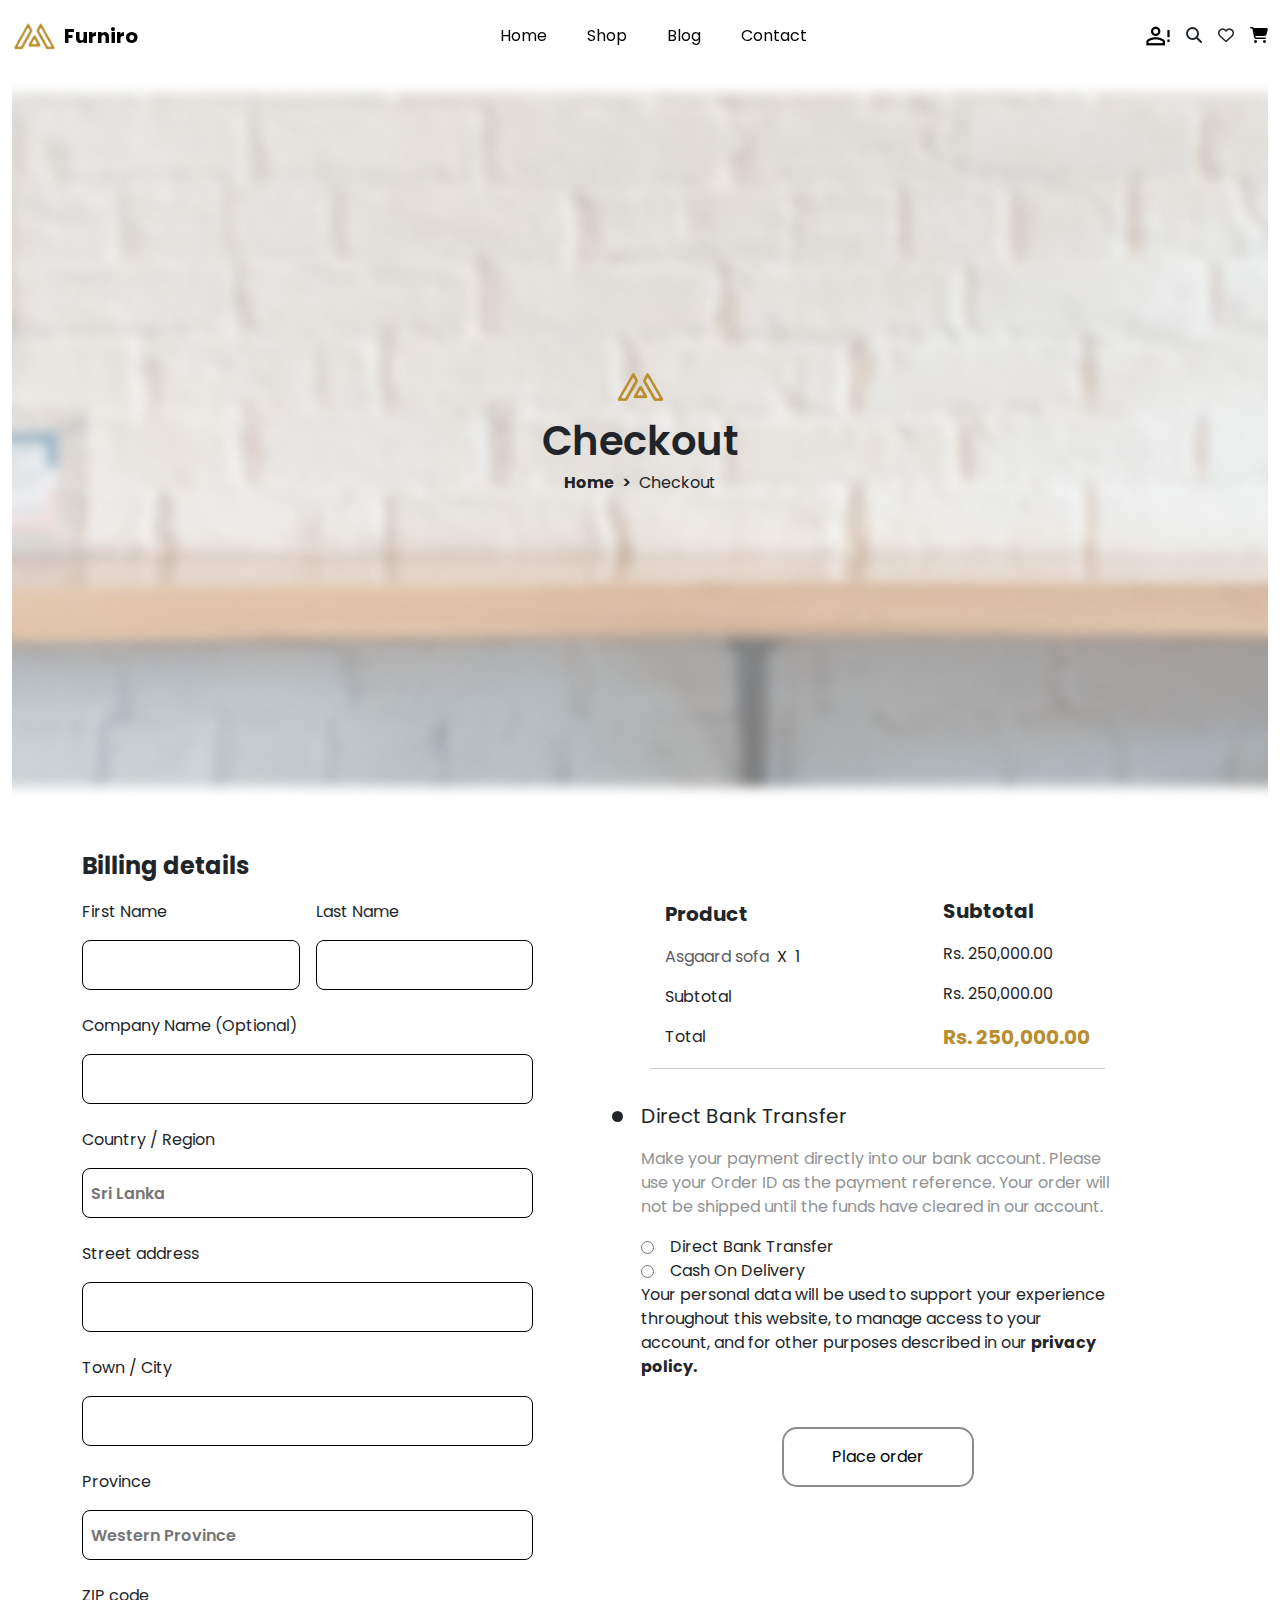
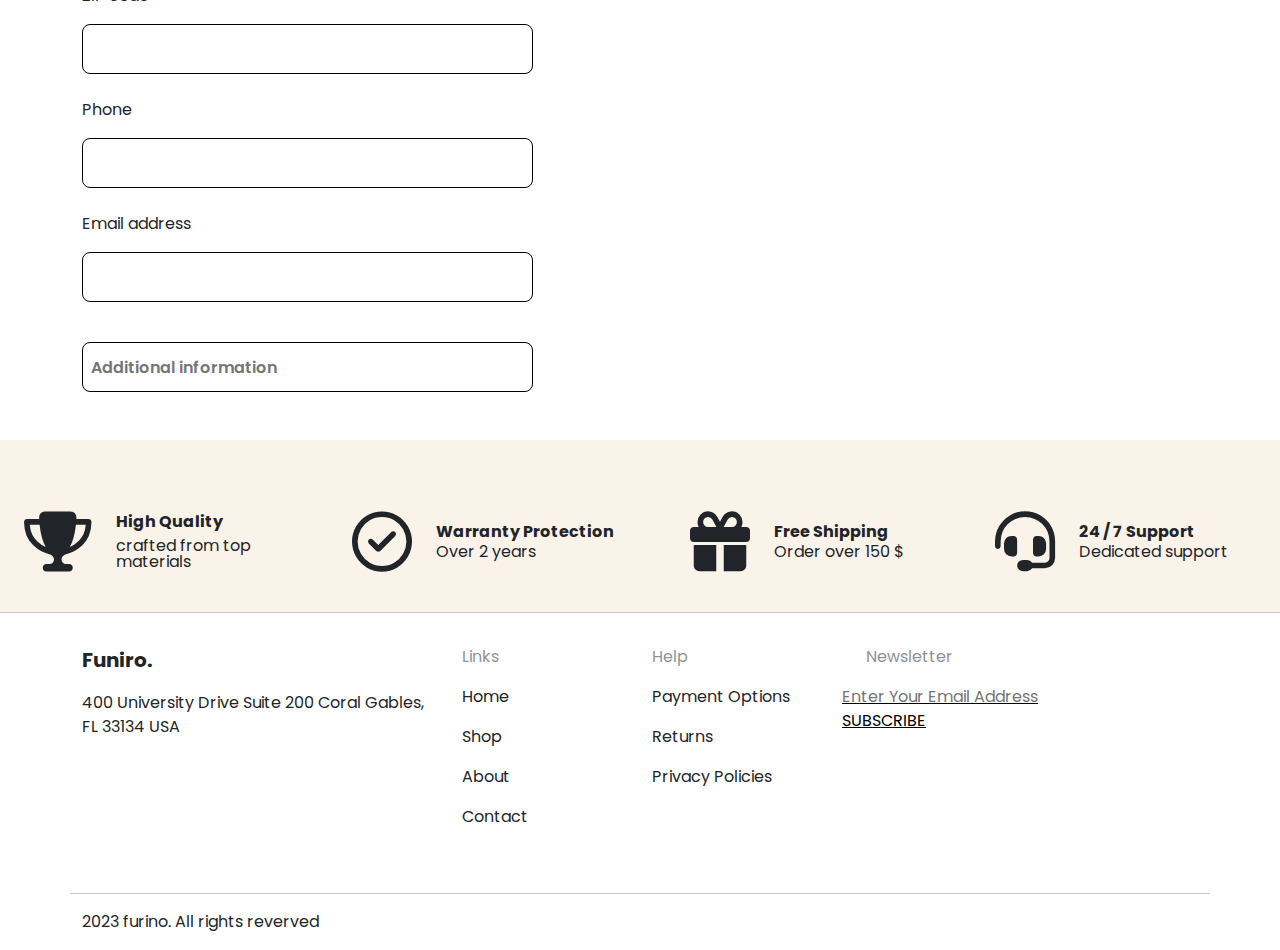
<file: HTML/checkout.html>
<!doctype html>
<html lang="en">

<head>
    <meta charset="utf-8">
    <meta name="viewport" content="width=device-width, initial-scale=1">
    <title>eCommerce Website | Web Page Design </title>
    <link rel="shortcut icon" href="../allImages/Figma.png" type="image/x-icon">
    <link rel="stylesheet" href="../CSS/checkout.css">
    <link rel="stylesheet" href="../globle.css">
    <link href="https://cdn.jsdelivr.net/npm/bootstrap@5.3.3/dist/css/bootstrap.min.css" rel="stylesheet"
        integrity="sha384-QWTKZyjpPEjISv5WaRU9OFeRpok6YctnYmDr5pNlyT2bRjXh0JMhjY6hW+ALEwIH" crossorigin="anonymous">
    <link rel="stylesheet" href="https://cdnjs.cloudflare.com/ajax/libs/font-awesome/6.7.2/css/all.min.css"
        integrity="sha512-Evv84Mr4kqVGRNSgIGL/F/aIDqQb7xQ2vcrdIwxfjThSH8CSR7PBEakCr51Ck+w+/U6swU2Im1vVX0SVk9ABhg=="
        crossorigin="anonymous" referrerpolicy="no-referrer" />
</head>

<body>

    <header class="position-fixed w-100 top-0"
        style=" backdrop-filter: blur(20px); background-color: transparent; z-index: 999;">
        <nav class="navbar navbar-expand-lg">
            <div class="container-fluid">
                <div class="d-flex align-items-center gap-2">
                    <img width="30%" src="../productComImages/Meubel House_Logos-05.png" alt="">
                    <a class="navbar-brand fw-bold" href="#">Furniro</a>
                </div>
                <button class="navbar-toggler" style="border: none;" type="button" data-bs-toggle="collapse"
                    data-bs-target="#navbarSupportedContent" aria-controls="navbarSupportedContent"
                    aria-expanded="false" aria-label="Toggle navigation">
                    <i class="fa-bars-progress fa-solid"></i>
                </button>
                <div class="collapse navbar-collapse" id="navbarSupportedContent">
                    <ul class="navbar-nav gap-4 mb-2 mb-lg-0 mx-auto">
                        <li class="nav-item">
                            <a class="nav-link active" aria-current="page" href="../index.html">Home</a>
                        </li>
                        <li class="nav-item">
                            <a class="nav-link active" aria-current="page" href="./Shop.html">Shop</a>
                        </li>
                        <li class="nav-item">
                            <a class="nav-link active" aria-current="page" href="./blog.html">Blog</a>
                        </li>
                        <li class="nav-item">
                            <a class="nav-link active" aria-current="page" href="./contact.html">Contact</a>
                        </li>
                    </ul>
                    <form class="d-flex align-items-center gap-3" role="search">
                        <img src="../productImage/Vector.png" alt="">
                        <p class="pt-3"><i class="fa-magnifying-glass fa-solid"></i></p>
                        <p class="pt-3"><i class="fa-heart fa-regular"></i></p>
                        <button class="" style=" border: none; background-color: transparent;" type="button"
                            data-bs-toggle="offcanvas" data-bs-target="#offcanvasRight" aria-controls="offcanvasRight">
                            <i class="fa-cart-shopping fa-solid"></i>
                        </button>
                    </form>
                </div>
            </div>
        </nav>
        <div class="offcanvas offcanvas-end offcanvaswidth" tabindex="-1" id="offcanvasRight"
            aria-labelledby="offcanvasRightLabel">
            <div class="border-bottom mb-2 offcanvas-header">
                <h5 class="offcanvas-title" id="offcanvasRightLabel">Shopping Cart</h5>
                <button type="button" class="btn btn-outline-dark border-0 ms-auto" data-bs-dismiss="offcanvas"
                    aria-label="Close"><i class="fa-bag-shopping fa-solid fs-3"></i></button>
            </div>
            <div class="offcanvas-body">
                <div>
                    <div class="d-flex align-items-center w-100 gap-4">
                        <div style="background-color: #efe6d1; width: 50%; border-radius: 10px;">
                            <img width="100%" src="../productComImages/Asgaard sofa 3.png" alt="">
                        </div>
                        <div style="width: 50%;">
                            <p class="fw-bold">Asgaard sofa</p>
                            <div class="d-flex gap-2">
                                <p>1</p>
                                <p>X</p>
                                <p>Rs. 250,000.00</p>
                            </div>
                        </div>
                        <div>
                            <p><i class="fa-circle-xmark fa-regular"></i></p>
                        </div>
                    </div>
                    <div class="d-flex align-items-center w-100 gap-4 mt-3">
                        <div style="background-color: #efe6d1; width: 50%; border-radius: 10px;">
                            <img style="border-radius: 10px;" width="100%" src="../productComImages/Asgaard sofa 5.png"
                                alt="">
                        </div>
                        <div style="width: 50%;">
                            <p class="fw-bold">Casaliving Wood</p>
                            <div class="d-flex gap-2">
                                <p>1</p>
                                <p>X</p>
                                <p>Rs. 270,000.00</p>
                            </div>
                        </div>
                        <div>
                            <p><i class="fa-circle-xmark fa-regular"></i></p>
                        </div>
                    </div>
                    <div id="addedCart"></div>
                </div>
            </div>
            <div class="border-top carts mb-3 mt-4 pb-5 px-3">
                <div class="border-bottom pt-3">
                    <div class="d-flex align-items-center justify-content-between">
                        <p>Subtotal</p>
                        <p style="color: #b88e2f;">Rs. 520,000.00</p>
                    </div>
                </div>
                <div class="d-flex align-items-center justify-content-around gap-2 mt-3">
                    <a href="./carts.html"><button class="rounded-5 px-4 py-1"
                            style="background-color: transparent; border: 1px solid;width: 100%;">Cart</button></a>
                    <a href="./checkout.html"><button class="rounded-5 px-4 py-1"
                            style="background-color: transparent; border: 1px solid;width: 100%;">Checkout</button></a>
                    <a href="./productComparison.html"><button class="rounded-5 px-4 py-1"
                            style="background-color: transparent; border: 1px solid;width: 100%;">Comparison</button></a>
                </div>
            </div>
        </div>
    </header>

    <main style="margin-top: 80px;">
        <section>
            <div class="container-fluid">
                <div class="back-main">
                    <div class="text-center">
                        <img src="../productComImages/Meubel House_Logos-05.png" alt="">
                        <p class="mt-2 fs-1 fw-semibold mb-0">Checkout</p>
                        <div class="d-flex gap-2 align-items-center justify-content-center">
                            <p class="fw-bold">Home</p>
                            <p class="fw-semibold">></p>
                            <p>Checkout</p>
                        </div>
                    </div>
                </div>
            </div>
        </section>
        <section>
            <form action="">
                <div class="container mt-5">
                    <div class="row">
                        <div class="col-sm-12 col-md-6 col-lg-5">
                            <div>
                                <p class="fs-4 fw-bold">Billing details</p>
                                <form action="">
                                    <div class="w-100 gap-3 d-flex align-items-center justify-content-evenly">
                                        <div class="w-50">
                                            <label for="">First Name</label><br>
                                            <input class="input mt-3 ps-2 fw-semibold" type="text" required>
                                        </div>
                                        <div class="w-50">
                                            <label for="">Last Name</label><br>
                                            <input class="input mt-3 ps-2 fw-semibold" type="text" required>
                                        </div>
                                    </div>
                                    <div class="mt-4">
                                        <label class="" for="">Company Name (Optional)</label><br>
                                        <input class="input mt-3 ps-2 fw-semibold" type="text" required>
                                    </div>
                                    <div class="mt-4">
                                        <label class="" for="">Country / Region</label><br>
                                        <input class="input mt-3 p-2 ps-2 fw-semibold" type="text"
                                            placeholder="Sri Lanka " required>
                                    </div>
                                    <div class="mt-4">
                                        <label class="" for="">Street address</label><br>
                                        <input class="input mt-3 p-2 ps-2 fw-semibold" type="text" required>
                                    </div>
                                    <div class="mt-4">
                                        <label class="" for="">Town / City</label><br>
                                        <input class="input mt-3 p-2 ps-2 fw-semibold" type="text" required>
                                    </div>
                                    <div class="mt-4">
                                        <label class="" for="">Province</label><br>
                                        <input class="input mt-3 p-2 ps-2 fw-semibold" type="text"
                                            placeholder="Western Province" required>
                                    </div>
                                    <div class="mt-4">
                                        <label class="" for="">ZIP code</label><br>
                                        <input class="input mt-3 p-2 ps-2 fw-semibold" type="number" required>
                                    </div>
                                    <div class="mt-4">
                                        <label class="" for="">Phone</label><br>
                                        <input class="input mt-3 p-2 ps-2 fw-semibold" type="number" required>
                                    </div>
                                    <div class="mt-4">
                                        <label class="" for="">Email address</label><br>
                                        <input class="input mt-3 p-2 ps-2 fw-semibold" type="email" required>
                                    </div>
                                    <div class="mt-4">
                                        <input class="input mt-3 p-2 ps-2 fw-semibold" type="text"
                                            placeholder="Additional information" required>
                                    </div>
                                </form>
                            </div>
                        </div>
                        <div class="col-sm-12 col-md-6 col-lg-7 p-5">
                            <div>
                                <div class="d-flex align-items-center justify-content-around">
                                    <div>
                                        <p class="fw-bold fs-5">Product</p>
                                        <div class="d-flex align-items-center gap-2">
                                            <p class="opacity-75">Asgaard sofa</p>
                                            <p>X</p>
                                            <p>1</p>
                                        </div>
                                        <p>Subtotal</p>
                                        <p>Total</p>
                                    </div>
                                    <div>
                                        <p class="fw-bold fs-5">Subtotal</p>
                                        <p>Rs. 250,000.00</p>
                                        <p>Rs. 250,000.00</p>
                                        <p class="fw-bold fs-5" style="color: #b88e2f;">Rs. 250,000.00</p>
                                    </div>
                                </div>
                                <hr style="width: 80%;" class="mx-auto mt-0">
                                <div class="mx-5">
                                    <div class="d-flex align-items-center">
                                        <li class="fs-2"></li>
                                        <p class="fs-5 pt-3">Direct Bank Transfer</p>
                                    </div>
                                    <div>
                                        <p class="opacity-50 lh-base">Make your payment directly into our bank account.
                                            Please use your Order ID as the payment reference. Your order will not be
                                            shipped until the funds have cleared in our account.</p>
                                    </div>
                                    <div class="d-flex align-items-center gap-3" style="cursor: pointer;">
                                        <input type="radio" id="one" name="onlyOne">
                                        <label for="one" style="cursor: pointer;">Direct Bank Transfer</label>
                                    </div>
                                    <div class="d-flex align-items-center gap-3" style="cursor: pointer;">
                                        <input type="radio" id="Tow" name="onlyOne">
                                        <label for="Tow" style="cursor: pointer;">Cash On Delivery</label>
                                    </div>
                                    <div>
                                        <p>Your personal data will be used to support your experience throughout this
                                            website, to manage access to your account, and for other purposes described
                                            in
                                            our <span class="fw-bold">privacy policy.</span></p>
                                    </div>
                                    <div class="text-center mt-5">
                                        <button type="submit" class="px-5 py-3 button">Place order</button>

                                    </div>
                                </div>
                            </div>
                        </div>
                    </div>

                </div>
            </form>
        </section>
        <section>
            <div>
                <div class="container-fluid mt-5 p-4 " style="background-color: #faf3ea;">
                    <div class="row">
                        <div class="col-sm-12 col-md-6 col-lg-3 mt-5">
                            <div style="width: 100%;">
                                <div class="d-flex gap-4 align-items-center justify-content-center">
                                    <p><i style="font-size: 60px;" class="fa-solid fa-trophy"></i></p>
                                    <div class="lh-1">
                                        <p class="fw-bold mb-1">High Quality</p>
                                        <p class="mt-2">crafted from top materials</p>
                                    </div>
                                </div>
                            </div>
                        </div>
                        <div class="col-sm-12 col-md-6 col-lg-3 mt-5">
                            <div style="width: 100%;">
                                <div class="d-flex gap-4 align-items-center justify-content-center">
                                    <p><i style="font-size: 60px;" class="fa-regular fa-circle-check"></i></p>
                                    <div class="lh-1">
                                        <p class="fw-bold mb-1">Warranty Protection</p>
                                        <p>Over 2 years</p>
                                    </div>
                                </div>
                            </div>
                        </div>
                        <div class="col-sm-12 col-md-6 col-lg-3 mt-5">
                            <div style="width: 100%;">
                                <div class="d-flex gap-4 align-items-center justify-content-center">
                                    <p><i style="font-size: 60px;" class="fa-solid fa-gift"></i></p>
                                    <div class="lh-1">
                                        <p class="fw-bold mb-1">Free Shipping</p>
                                        <p>Order over 150 $</p>
                                    </div>
                                </div>
                            </div>
                        </div>
                        <div class="col-sm-12 col-md-6 col-lg-3 mt-5">
                            <div style="width: 100%;">
                                <div class="d-flex gap-4 align-items-center justify-content-center">
                                    <p><i style="font-size: 60px;" class="fa-solid fa-headset"></i></p>
                                    <div class="lh-1">
                                        <p class="fw-bold mb-1">24 / 7 Support</p>
                                        <p>Dedicated support</p>
                                    </div>
                                </div>
                            </div>
                        </div>
                    </div>
                </div>
            </div>
        </section>


    </main>

    <footer>
        <hr class="mt-0">
        <div class="container">
            <div class="row">
                <div class="col-sm-6 col-md-6 col-lg-4 mt-3">
                    <div>
                        <p class="fw-bold fs-5 hoverUnderline">Funiro.</p>
                        <p class="hoverUnderline">400 University Drive Suite 200 Coral Gables,
                            FL 33134 USA</p>

                    </div>
                </div>
                <div class="col-sm-6 col-md-6 col-lg-2 mt-3">
                    <div>
                        <p class="opacity-50 hoverUnderline">Links</p>
                        <a href="../index.html" class="text-dark text-decoration-none">
                            <p class="mt-3 hoverUnderline">Home</p>
                        </a>

                        <a href="./Shop.html" class="text-dark text-decoration-none">
                            <p class="mt-3 hoverUnderline">Shop</p>
                        </a>
                        <a href="./blog.html" class="text-dark text-decoration-none">
                            <p class="mt-3 hoverUnderline">About</p>
                        </a>
                        <a href="./contact.html" class="text-dark text-decoration-none">
                            <p class="mt-3 hoverUnderline">Contact</p>
                        </a>
                    </div>
                </div>
                <div class="col-sm-6 col-md-6 col-lg-2 mt-3">
                    <div>
                        <p class="opacity-50 hoverUnderline">Help</p>
                        <p class="mt-3 hoverUnderline">Payment Options</p>
                        <p class="mt-3 hoverUnderline">Returns</p>
                        <p class="mt-3 hoverUnderline">Privacy Policies</p>
                    </div>
                </div>
                <div class="col-sm-6 col-md-6 col-lg-4 mt-3">
                    <div>
                        <p class="opacity-50 ms-4 hoverUnderline">Newsletter</p>
                        <div class="me-4 d-flex align-items-center justify-content-center gap-2">
                            <form action="">
                                <input type="search" required class="emailButton"
                                    placeholder="Enter Your Email Address">
                                <button class=""
                                    style="text-decoration: underline; border: none; outline: none; background-color: transparent;">SUBSCRIBE</button>
                            </form>
                        </div>
                    </div>
                </div>
                <hr class="mt-5">
                <div>
                    <p>2023 furino. All rights reverved</p>
                </div>
            </div>
        </div>
    </footer>

</body>
<script src="https://cdn.jsdelivr.net/npm/bootstrap@5.3.3/dist/js/bootstrap.bundle.min.js"
    integrity="sha384-YvpcrYf0tY3lHB60NNkmXc5s9fDVZLESaAA55NDzOxhy9GkcIdslK1eN7N6jIeHz"
    crossorigin="anonymous"></script>

</html>
</file>
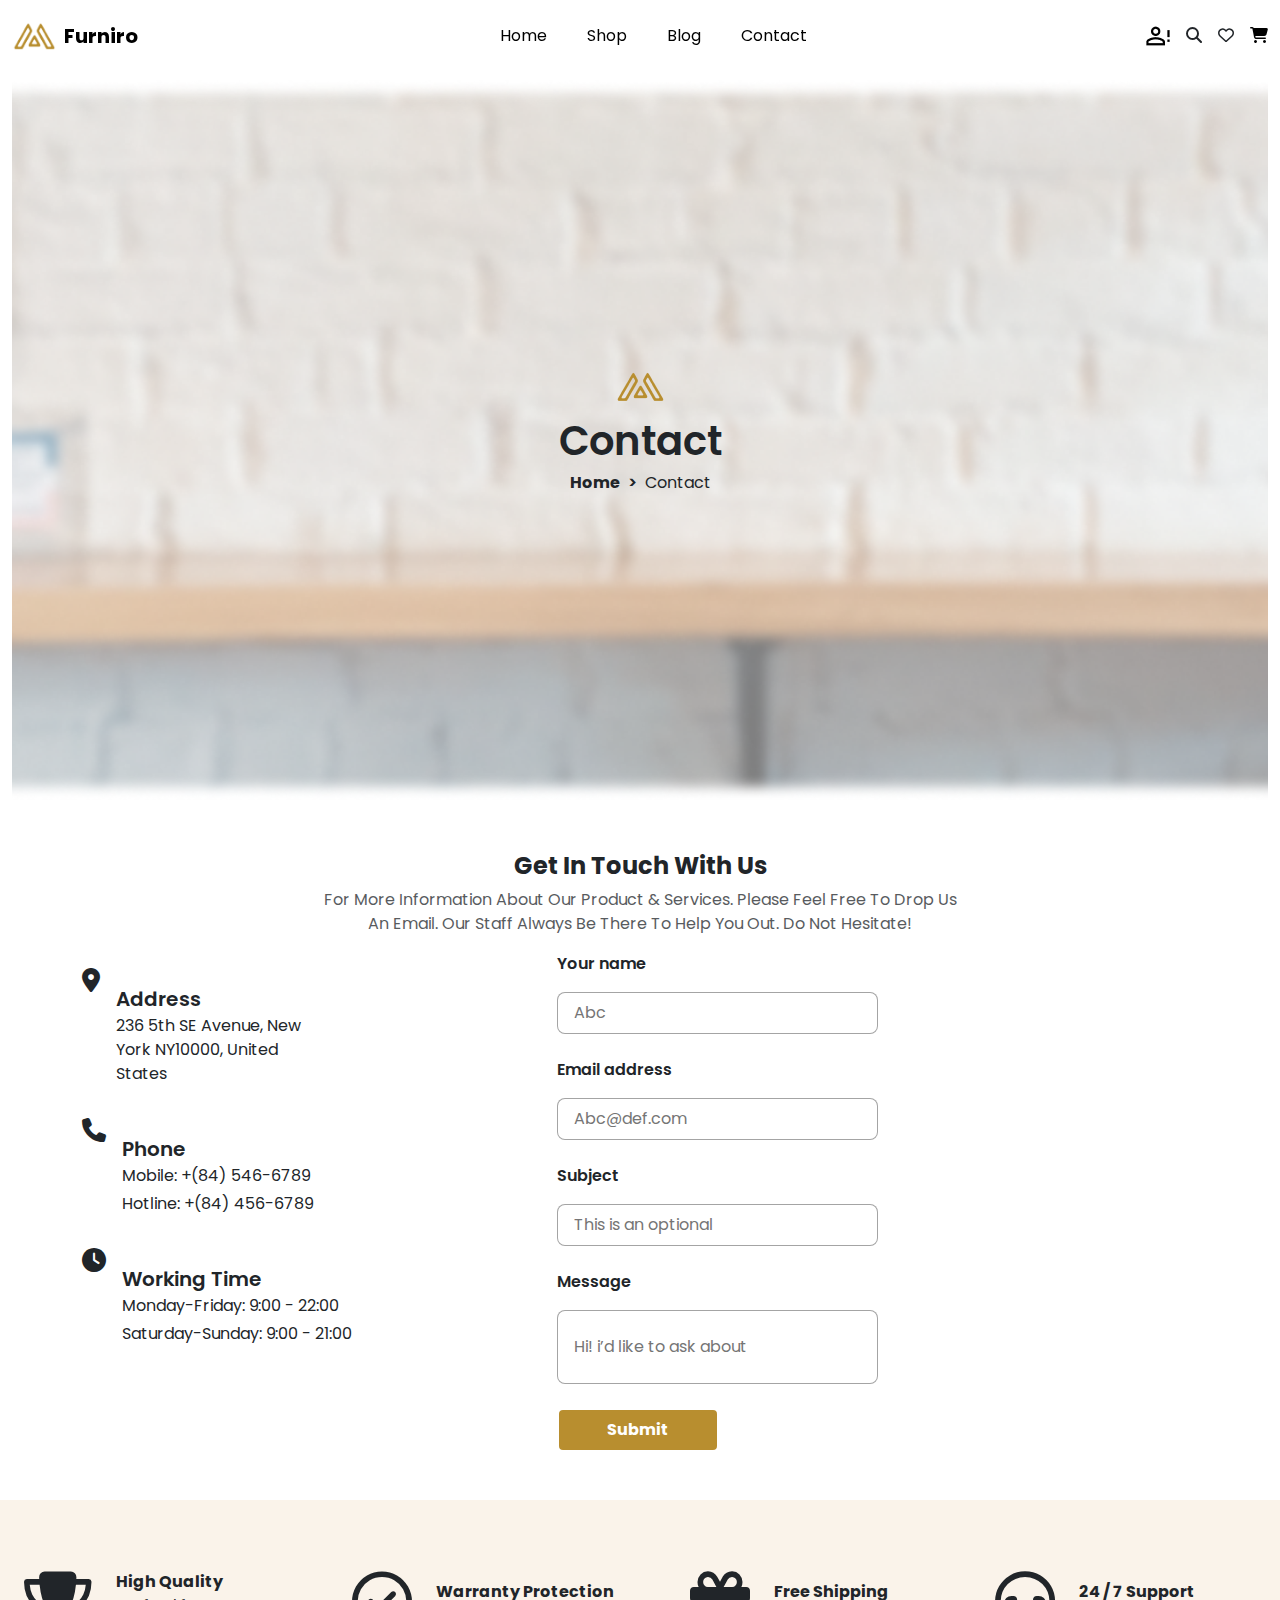
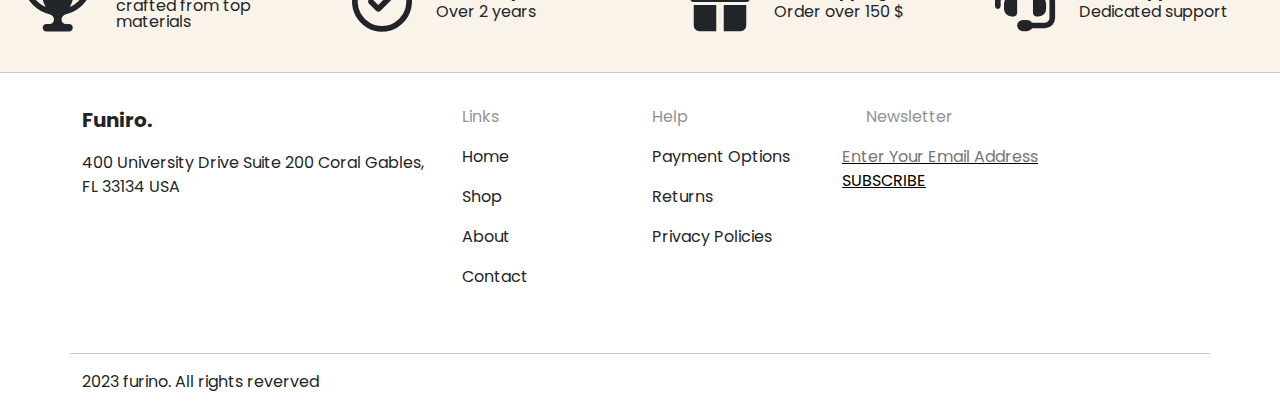
<file: HTML/contact.html>
<!doctype html>
<html lang="en">

<head>
    <meta charset="utf-8">
    <meta name="viewport" content="width=device-width, initial-scale=1">
    <title>eCommerce Website | Web Page Design </title>
    <link rel="shortcut icon" href="../allImages/Figma.png" type="image/x-icon">
    <link rel="stylesheet" href="../CSS/contact.css">
    <link rel="stylesheet" href="../globle.css">
    <link href="https://cdn.jsdelivr.net/npm/bootstrap@5.3.3/dist/css/bootstrap.min.css" rel="stylesheet"
        integrity="sha384-QWTKZyjpPEjISv5WaRU9OFeRpok6YctnYmDr5pNlyT2bRjXh0JMhjY6hW+ALEwIH" crossorigin="anonymous">
    <link rel="stylesheet" href="https://cdnjs.cloudflare.com/ajax/libs/font-awesome/6.7.2/css/all.min.css"
        integrity="sha512-Evv84Mr4kqVGRNSgIGL/F/aIDqQb7xQ2vcrdIwxfjThSH8CSR7PBEakCr51Ck+w+/U6swU2Im1vVX0SVk9ABhg=="
        crossorigin="anonymous" referrerpolicy="no-referrer" />
</head>

<body>

    <header class="position-fixed w-100 top-0"
        style=" backdrop-filter: blur(20px); background-color: transparent; z-index: 999;">
        <nav class="navbar navbar-expand-lg">
            <div class="container-fluid">
                <div class="d-flex align-items-center gap-2">
                    <img width="30%" src="../productComImages/Meubel House_Logos-05.png" alt="">
                    <a class="navbar-brand fw-bold" href="#">Furniro</a>
                </div>
                <button class="navbar-toggler" style="border: none;" type="button" data-bs-toggle="collapse"
                    data-bs-target="#navbarSupportedContent" aria-controls="navbarSupportedContent"
                    aria-expanded="false" aria-label="Toggle navigation">
                    <i class="fa-bars-progress fa-solid"></i>
                </button>
                <div class="collapse navbar-collapse" id="navbarSupportedContent">
                    <ul class="navbar-nav gap-4 mb-2 mb-lg-0 mx-auto">
                        <li class="nav-item">
                            <a class="nav-link active" aria-current="page" href="../index.html">Home</a>
                        </li>
                        <li class="nav-item">
                            <a class="nav-link active" aria-current="page" href="./Shop.html">Shop</a>
                        </li>
                        <li class="nav-item">
                            <a class="nav-link active" aria-current="page" href="./blog.html">Blog</a>
                        </li>
                        <li class="nav-item">
                            <a class="nav-link active" aria-current="page" href="./contact.html">Contact</a>
                        </li>
                    </ul>
                    <form class="d-flex align-items-center gap-3" role="search">
                        <img src="../productImage/Vector.png" alt="">
                        <p class="pt-3"><i class="fa-magnifying-glass fa-solid"></i></p>
                        <p class="pt-3"><i class="fa-heart fa-regular"></i></p>
                        <button class="" style=" border: none; background-color: transparent;" type="button"
                            data-bs-toggle="offcanvas" data-bs-target="#offcanvasRight" aria-controls="offcanvasRight">
                            <i class="fa-cart-shopping fa-solid"></i>
                        </button>
                    </form>
                </div>
            </div>
        </nav>
        <div class="offcanvas offcanvas-end offcanvaswidth" tabindex="-1" id="offcanvasRight"
            aria-labelledby="offcanvasRightLabel">
            <div class="border-bottom mb-2 offcanvas-header">
                <h5 class="offcanvas-title" id="offcanvasRightLabel">Shopping Cart</h5>
                <button type="button" class="btn btn-outline-dark border-0 ms-auto" data-bs-dismiss="offcanvas"
                    aria-label="Close"><i class="fa-bag-shopping fa-solid fs-3"></i></button>
            </div>
            <div class="offcanvas-body">
                <div>
                    <div class="d-flex align-items-center w-100 gap-4">
                        <div style="background-color: #efe6d1; width: 50%; border-radius: 10px;">
                            <img width="100%" src="../productComImages/Asgaard sofa 3.png" alt="">
                        </div>
                        <div style="width: 50%;">
                            <p class="fw-bold">Asgaard sofa</p>
                            <div class="d-flex gap-2">
                                <p>1</p>
                                <p>X</p>
                                <p>Rs. 250,000.00</p>
                            </div>
                        </div>
                        <div>
                            <p><i class="fa-circle-xmark fa-regular"></i></p>
                        </div>
                    </div>
                    <div class="d-flex align-items-center w-100 gap-4 mt-3">
                        <div style="background-color: #efe6d1; width: 50%; border-radius: 10px;">
                            <img style="border-radius: 10px;" width="100%" src="../productComImages/Asgaard sofa 5.png"
                                alt="">
                        </div>
                        <div style="width: 50%;">
                            <p class="fw-bold">Casaliving Wood</p>
                            <div class="d-flex gap-2">
                                <p>1</p>
                                <p>X</p>
                                <p>Rs. 270,000.00</p>
                            </div>
                        </div>
                        <div>
                            <p><i class="fa-circle-xmark fa-regular"></i></p>
                        </div>
                    </div>
                    <div id="addedCart"></div>
                </div>
            </div>
            <div class="border-top carts mb-3 mt-4 pb-5 px-3">
                <div class="border-bottom pt-3">
                    <div class="d-flex align-items-center justify-content-between">
                        <p>Subtotal</p>
                        <p style="color: #b88e2f;">Rs. 520,000.00</p>
                    </div>
                </div>
                <div class="d-flex align-items-center justify-content-around gap-2 mt-3">
                    <a href="./carts.html"><button class="rounded-5 px-4 py-1"
                            style="background-color: transparent; border: 1px solid;width: 100%;">Cart</button></a>
                    <a href="./checkout.html"><button class="rounded-5 px-4 py-1"
                            style="background-color: transparent; border: 1px solid;width: 100%;">Checkout</button></a>
                    <a href="./productComparison.html"><button class="rounded-5 px-4 py-1"
                            style="background-color: transparent; border: 1px solid;width: 100%;">Comparison</button></a>
                </div>
            </div>
        </div>
    </header>

    <main style="margin-top: 80px;">
        <section>
            <div class="container-fluid">
                <div class="back-main">
                    <div class="text-center">
                        <img src="../productComImages/Meubel House_Logos-05.png" alt="">
                        <p class="mt-2 fs-1 fw-semibold mb-0">Contact</p>
                        <div class="d-flex gap-2 align-items-center justify-content-center">
                            <p class="fw-bold">Home</p>
                            <p class="fw-semibold">></p>
                            <p>Contact</p>
                        </div>
                    </div>
                </div>
            </div>
        </section>
        <section>
            <div class="text-center mt-5">
                <p class="fw-bold fs-4 mb-1">Get In Touch With Us</p>
                <p class="w-50 mx-auto opacity-75">For More Information About Our Product & Services. Please Feel Free
                    To Drop Us An Email. Our Staff Always Be There To Help You Out. Do Not Hesitate!</p>
            </div>
        </section>
        <section>
            <div class="container">
                <div class="row">
                    <div class="col-sm-12 col-md-4 col-lg-5">
                        <div>
                            <div class="d-flex gap-3 mt-3">
                                <p><i class="fa-solid fa-location-dot fs-4"></i></p>
                                <div class="mt-3">
                                    <p class="fw-semibold fs-5 mb-0">Address</p>
                                    <p class="w-50">236 5th SE Avenue, New York NY10000, United States</p>
                                </div>
                            </div>
                            <div class="d-flex gap-3 mt-3">
                                <p><i class="fa-solid fa-phone fs-4"></i></p>
                                <div class="mt-3">
                                    <p class="fw-semibold fs-5 mb-0">Phone</p>
                                    <p class="mb-1">Mobile: +(84) 546-6789</p>
                                    <p>Hotline: +(84) 456-6789</p>
                                </div>
                            </div>
                            <div class="d-flex gap-3 mt-3">
                                <p><i class="fa-solid fa-clock fs-4"></i></p>
                                <div class="mt-3">
                                    <p class="fw-semibold fs-5 mb-0">Working Time</p>
                                    <p class="mb-1">Monday-Friday: 9:00 - 22:00</p>
                                    <p>Saturday-Sunday: 9:00 - 21:00</p>
                                </div>
                            </div>

                        </div>
                    </div>
                    <div class="col-sm-12 col-md-8 col-lg-7">
                        <div>
                            <form action="">
                                <div>
                                    <label for="" class="fw-semibold">Your name</label><br>
                                    <input type="text" class="Abc mt-3 px-3 py-2 rounded-3" required placeholder="Abc">
                                </div>
                                <div class="mt-4">
                                    <label for="" class="fw-semibold">Email address</label><br>
                                    <input type="email" class="Abc mt-3 px-3 py-2 rounded-3" required
                                        placeholder="Abc@def.com">
                                </div>
                                <div class="mt-4">
                                    <label for="" class="fw-semibold">Subject</label><br>
                                    <input type="text" class="Abc mt-3 px-3 py-2 rounded-3" required
                                        placeholder="This is an optional">
                                </div>
                                <div class="mt-4">
                                    <label for="" class="fw-semibold">Message</label><br>
                                    <input type="text" class="Abc mt-3 px-3 py-4 rounded-3" required
                                        placeholder="Hi! i’d like to ask about">
                                </div>
                                <div class="mt-4">
                                    <button class="button px-5 py-2 rounded-2">Submit</button>
                                </div>
                            </form>
                        </div>
                    </div>
                </div>
            </div>
        </section>
        <section>
            <div>
                <div class="container-fluid mt-5 p-4 " style="background-color: #faf3ea;">
                    <div class="row">
                        <div class="col-sm-12 col-md-6 col-lg-3 mt-5">
                            <div style="width: 100%;">
                                <div class="d-flex gap-4 align-items-center justify-content-center">
                                    <p><i style="font-size: 60px;" class="fa-solid fa-trophy"></i></p>
                                    <div class="lh-1">
                                        <p class="fw-bold mb-1">High Quality</p>
                                        <p class="mt-2">crafted from top materials</p>
                                    </div>
                                </div>
                            </div>
                        </div>
                        <div class="col-sm-12 col-md-6 col-lg-3 mt-5">
                            <div style="width: 100%;">
                                <div class="d-flex gap-4 align-items-center justify-content-center">
                                    <p><i style="font-size: 60px;" class="fa-regular fa-circle-check"></i></p>
                                    <div class="lh-1">
                                        <p class="fw-bold mb-1">Warranty Protection</p>
                                        <p>Over 2 years</p>
                                    </div>
                                </div>
                            </div>
                        </div>
                        <div class="col-sm-12 col-md-6 col-lg-3 mt-5">
                            <div style="width: 100%;">
                                <div class="d-flex gap-4 align-items-center justify-content-center">
                                    <p><i style="font-size: 60px;" class="fa-solid fa-gift"></i></p>
                                    <div class="lh-1">
                                        <p class="fw-bold mb-1">Free Shipping</p>
                                        <p>Order over 150 $</p>
                                    </div>
                                </div>
                            </div>
                        </div>
                        <div class="col-sm-12 col-md-6 col-lg-3 mt-5">
                            <div style="width: 100%;">
                                <div class="d-flex gap-4 align-items-center justify-content-center">
                                    <p><i style="font-size: 60px;" class="fa-solid fa-headset"></i></p>
                                    <div class="lh-1">
                                        <p class="fw-bold mb-1">24 / 7 Support</p>
                                        <p>Dedicated support</p>
                                    </div>
                                </div>
                            </div>
                        </div>
                    </div>
                </div>
            </div>
        </section>

    </main>

    <footer>
        <hr class="mt-0">

        <div class="container">
            <div class="row">
                <div class="col-sm-6 col-md-6 col-lg-4 mt-3">
                    <div>
                        <p class="fw-bold fs-5 hoverUnderline">Funiro.</p>
                        <p class="hoverUnderline">400 University Drive Suite 200 Coral Gables,
                            FL 33134 USA</p>

                    </div>
                </div>
                <div class="col-sm-6 col-md-6 col-lg-2 mt-3">
                    <div>
                        <p class="opacity-50 hoverUnderline">Links</p>
                        <a href="../index.html" class="text-dark text-decoration-none">
                            <p class="mt-3 hoverUnderline">Home</p>
                        </a>

                        <a href="./Shop.html" class="text-dark text-decoration-none">
                            <p class="mt-3 hoverUnderline">Shop</p>
                        </a>
                        <a href="./blog.html" class="text-dark text-decoration-none">
                            <p class="mt-3 hoverUnderline">About</p>
                        </a>
                        <a href="./contact.html" class="text-dark text-decoration-none">
                            <p class="mt-3 hoverUnderline">Contact</p>
                        </a>
                    </div>
                </div>
                <div class="col-sm-6 col-md-6 col-lg-2 mt-3">
                    <div>
                        <p class="opacity-50 hoverUnderline">Help</p>
                        <p class="mt-3 hoverUnderline">Payment Options</p>
                        <p class="mt-3 hoverUnderline">Returns</p>
                        <p class="mt-3 hoverUnderline">Privacy Policies</p>
                    </div>
                </div>
                <div class="col-sm-6 col-md-6 col-lg-4 mt-3">
                    <div>
                        <p class="opacity-50 ms-4 hoverUnderline">Newsletter</p>
                        <div class="me-4 d-flex align-items-center justify-content-center gap-2">
                            <form action="">
                                <input type="search" required class="emailButton"
                                    placeholder="Enter Your Email Address">
                                <button class=""
                                    style="text-decoration: underline; border: none; outline: none; background-color: transparent;">SUBSCRIBE</button>
                            </form>
                        </div>
                    </div>
                </div>
                <hr class="mt-5">
                <div>
                    <p>2023 furino. All rights reverved</p>
                </div>
            </div>
        </div>
    </footer>

</body>
<script src="https://cdn.jsdelivr.net/npm/bootstrap@5.3.3/dist/js/bootstrap.bundle.min.js"
    integrity="sha384-YvpcrYf0tY3lHB60NNkmXc5s9fDVZLESaAA55NDzOxhy9GkcIdslK1eN7N6jIeHz"
    crossorigin="anonymous"></script>

</html>
</file>
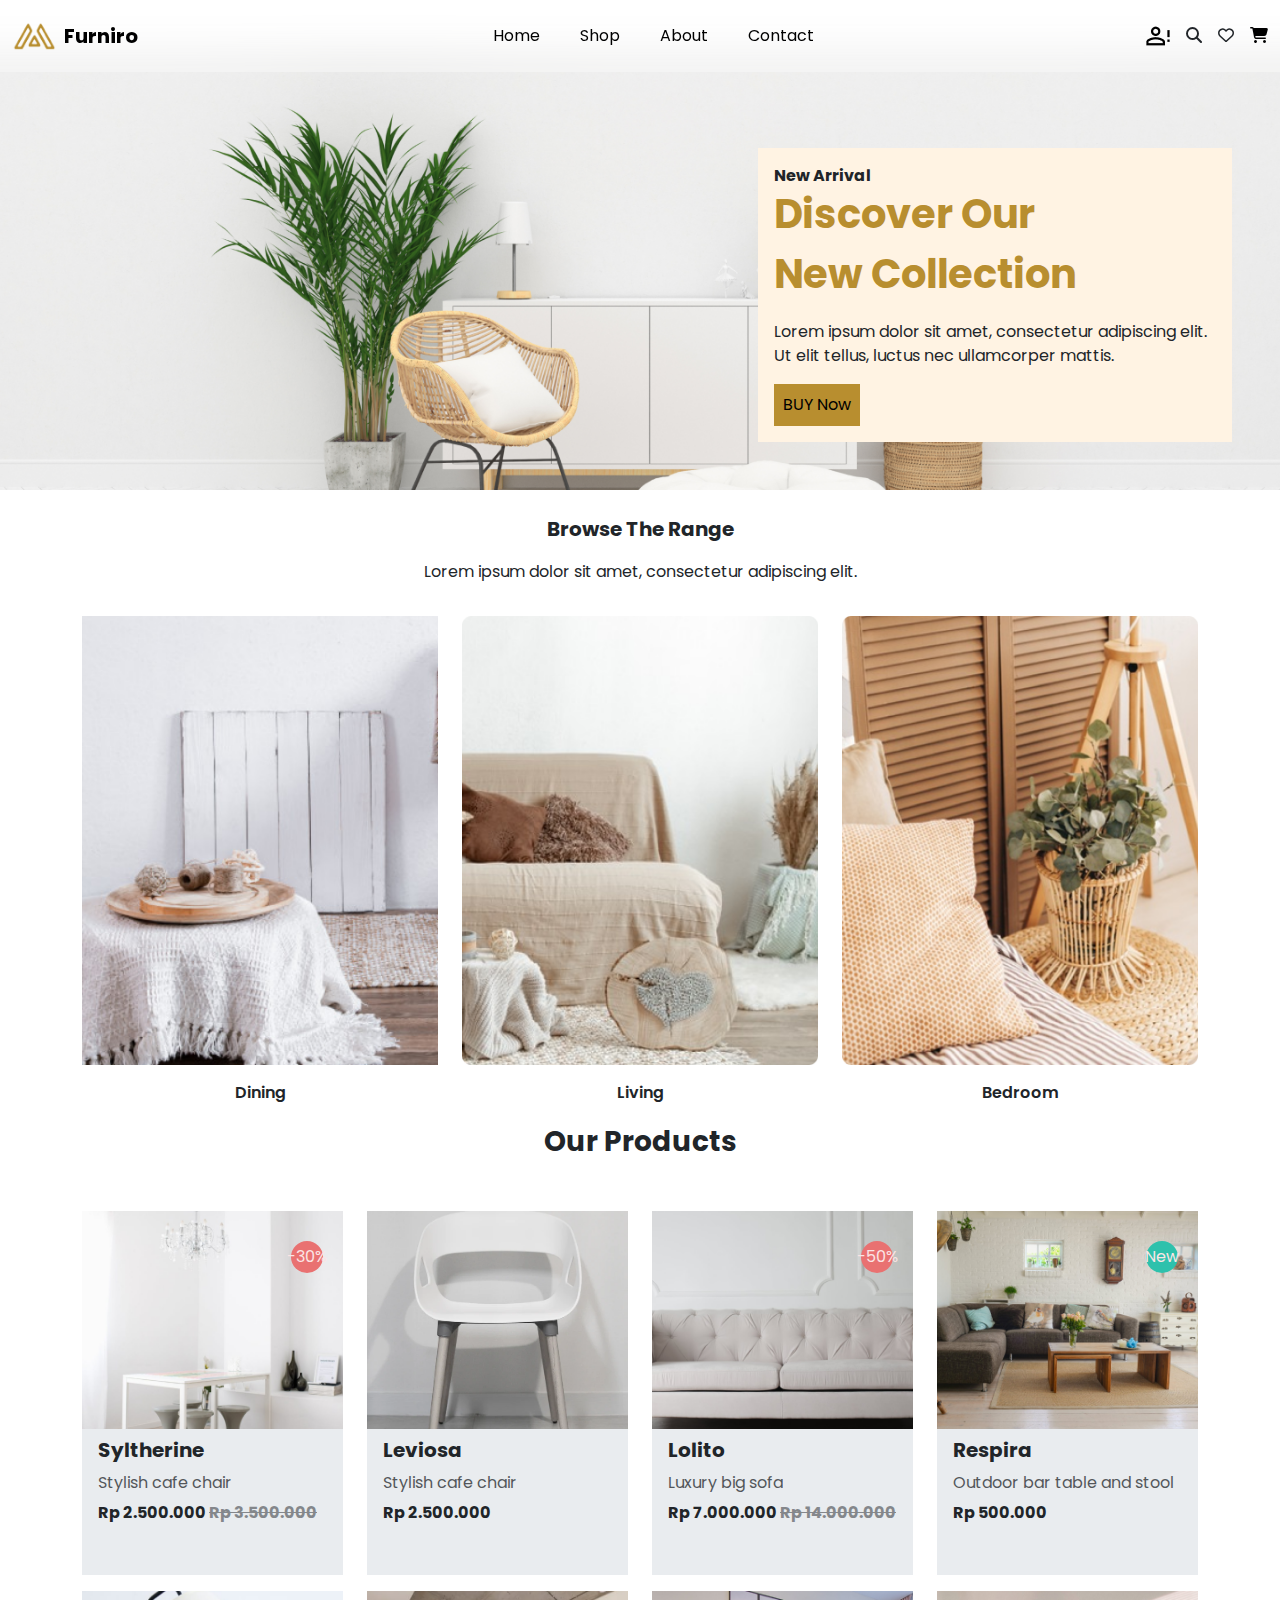
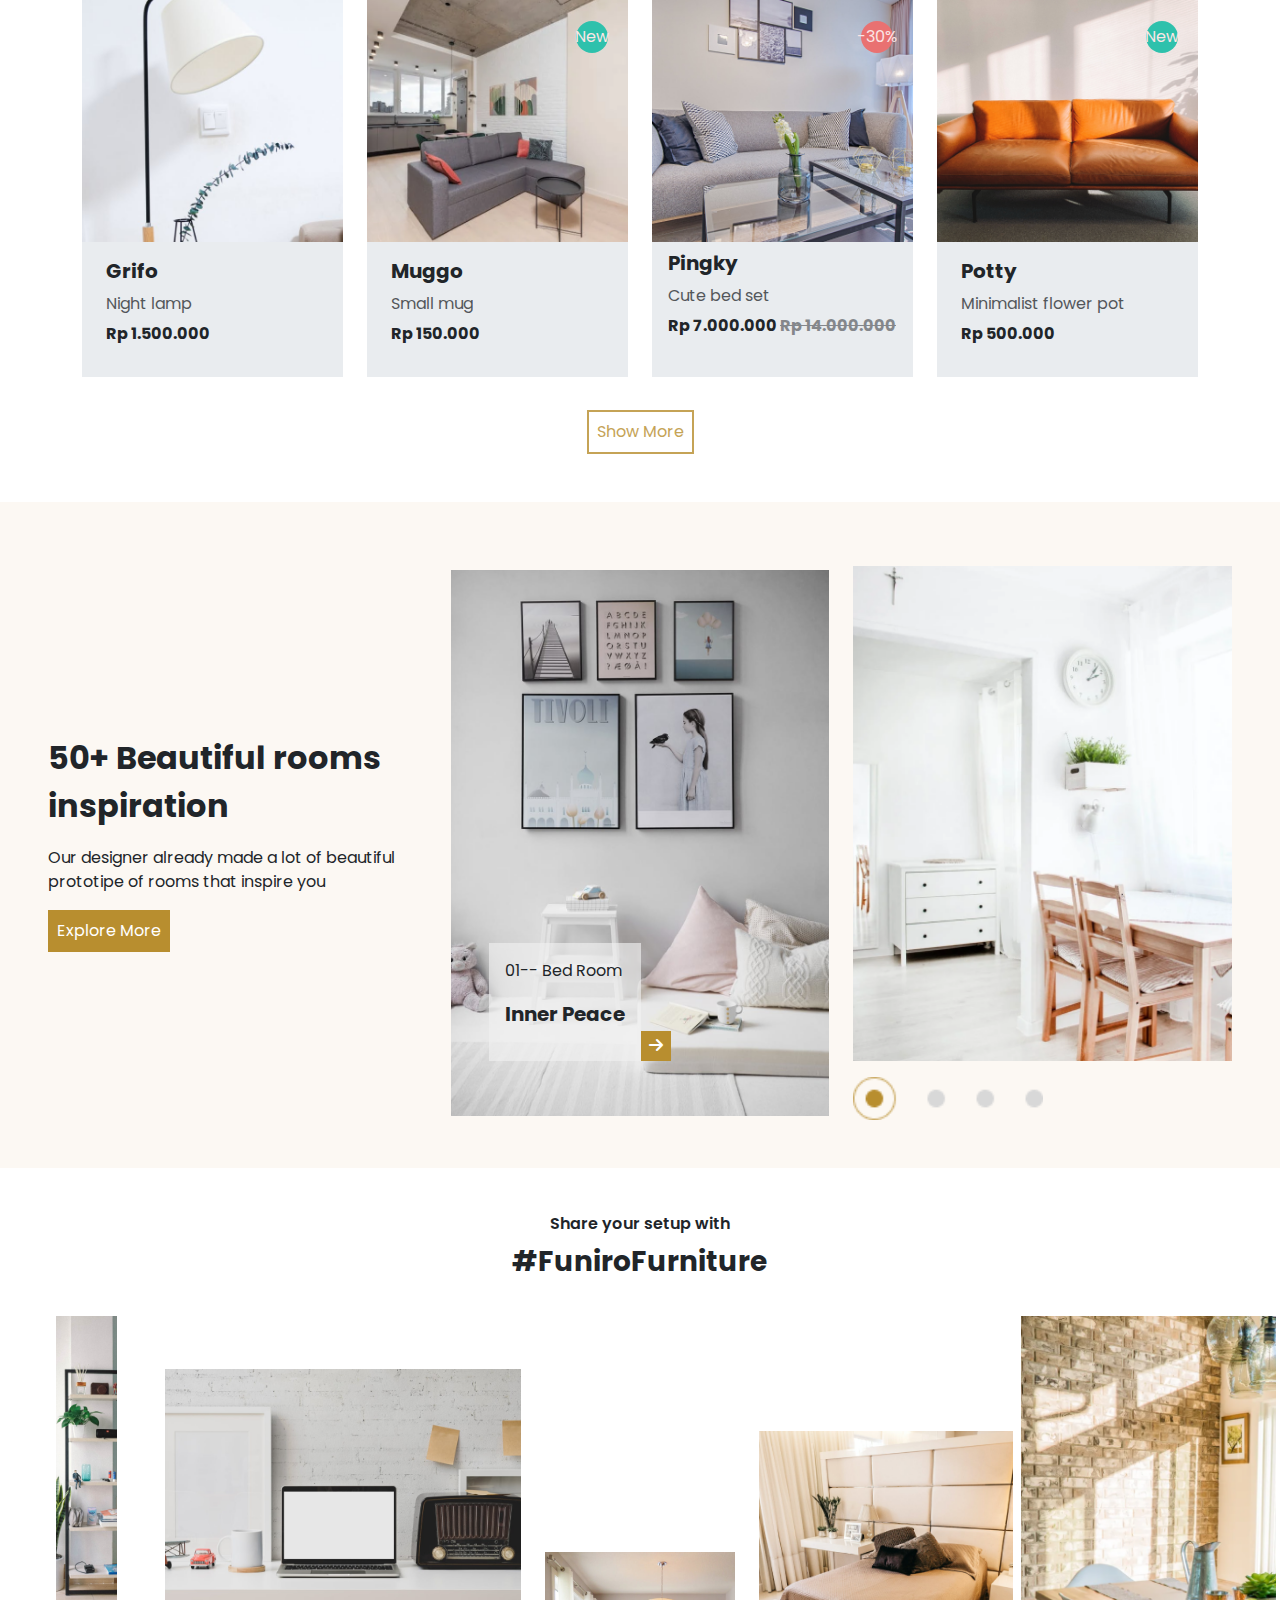
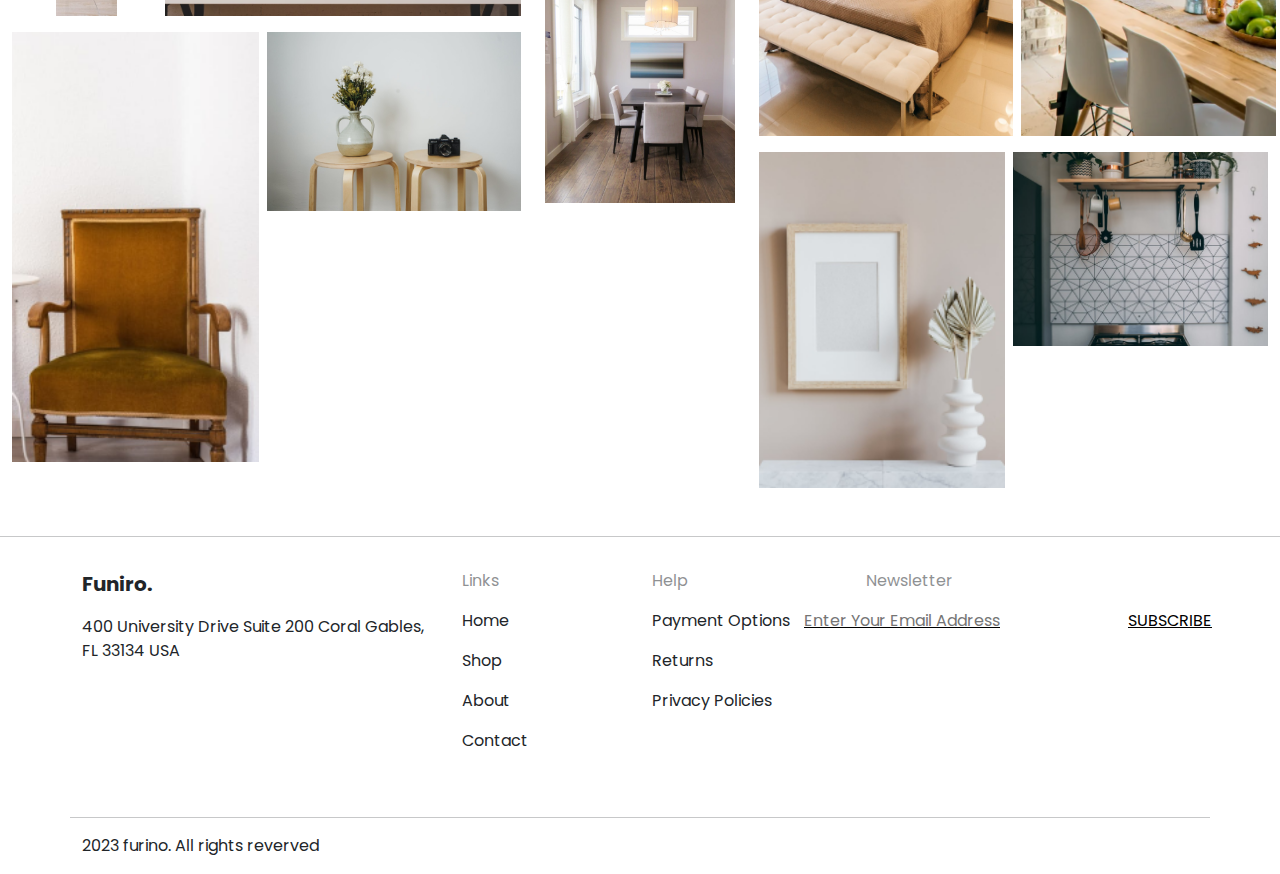
<file: HTML/Home.html>
<!DOCTYPE html>
<html lang="en">
<head>
    <meta charset="UTF-8">
    <meta name="viewport" content="width=device-width, initial-scale=1.0">
    <title>Document</title>
    <link href="https://cdn.jsdelivr.net/npm/bootstrap@5.3.3/dist/css/bootstrap.min.css" rel="stylesheet"
    integrity="sha384-QWTKZyjpPEjISv5WaRU9OFeRpok6YctnYmDr5pNlyT2bRjXh0JMhjY6hW+ALEwIH" crossorigin="anonymous">
<link rel="stylesheet" href="https://cdnjs.cloudflare.com/ajax/libs/font-awesome/6.7.2/css/all.min.css"
    integrity="sha512-Evv84Mr4kqVGRNSgIGL/F/aIDqQb7xQ2vcrdIwxfjThSH8CSR7PBEakCr51Ck+w+/U6swU2Im1vVX0SVk9ABhg=="
    crossorigin="anonymous" referrerpolicy="no-referrer" />
<link rel="stylesheet" href="../CSS/home.css">
</head>
<body>
    <header class="position-fixed w-100 top-0"
        style="z-index: 999; backdrop-filter: blur(20px); background-color: transparent;">
        <nav class="navbar navbar-expand-lg ">
            <div class="container-fluid">
                <div class="d-flex align-items-center gap-2">
                    <img width="30%" src="../productComImages/Meubel House_Logos-05.png" alt="">
                    <a class="navbar-brand fw-bold" href="#">Furniro</a>
                </div>
                <button class="navbar-toggler" style="border: none;" type="button" data-bs-toggle="collapse"
                    data-bs-target="#navbarSupportedContent" aria-controls="navbarSupportedContent"
                    aria-expanded="false" aria-label="Toggle navigation">
                    <!-- <span class="navbar-toggler-icon"></span> -->
                    <i class="fa-solid fa-bars-progress"></i>
                </button>
                <div class="collapse navbar-collapse" id="navbarSupportedContent">
                    <ul class="navbar-nav mx-auto gap-4 mb-2 mb-lg-0">
                        <li class="nav-item">
                            <a class="nav-link active" aria-current="page" href="#">Home</a>
                        </li>
                        <li class="nav-item">
                            <a class="nav-link active" aria-current="page" href="#">Shop</a>
                        </li>
                        <li class="nav-item">
                            <a class="nav-link active" aria-current="page" href="#">About</a>
                        </li>
                        <li class="nav-item">
                            <a class="nav-link active" aria-current="page" href="#">Contact</a>
                        </li>

                    </ul>
                    <form class="d-flex gap-3 align-items-center" role="search">
                        <img src="../productImage/Vector.png" alt="">
                        <p class="pt-3"><i class="fa-solid fa-magnifying-glass"></i></p>
                        <p class="pt-3"><i class="fa-regular fa-heart"></i></p>
                        <!-- <button class="pt-2 border-0" style="background-color: transparent;"></button> -->
                        <button class="" style=" border: none; background-color: transparent;" type="button"
                            data-bs-toggle="offcanvas" data-bs-target="#offcanvasRight" aria-controls="offcanvasRight">
                            <i class="fa-solid fa-cart-shopping"></i>
                        </button>
                    </form>
                </div>
            </div>
        </nav>
        <div class="offcanvas offcanvas-end" style="height: 100vh; width: 35%;" tabindex="-1" id="offcanvasRight"
            aria-labelledby="offcanvasRightLabel">
            <div class="offcanvas-header">
                <h5 class="offcanvas-title" id="offcanvasRightLabel">Shopping Cart</h5>
                <button type="button" class="btn ms-auto" ><i
                        class="fa-solid fa-bag-shopping fs-3"></i></button>
            </div>
            <div class="offcanvas-body">
                <div>
                    <hr style="margin-top: -10px;">
                    <div class="d-flex w-100 align-items-center gap-4">
                        <div style="background-color: #efe6d1; width: 50%; border-radius: 10px;">
                            <img width="100%" src="../productComImages/Asgaard sofa 3.png" alt="">
                        </div>
                        <div style="width: 50%;">
                            <p class="fw-bold">Asgaard sofa</p>
                            <div class="d-flex gap-3">
                                <p>1</p>
                                <p>X</p>
                                <p>Rs. 250,000.00</p>
                            </div>
                        </div>
                        <div>
                            <p><i class="fa-regular fa-circle-xmark"></i></p>
                        </div>
                    </div>
                    <div class="d-flex w-100 align-items-center gap-4 mt-3">
                        <div style="background-color: #efe6d1; width: 50%; border-radius: 10px;">
                            <img style="border-radius: 10px;" width="100%" src="../productComImages/Asgaard sofa 5.png"
                                alt="">
                        </div>
                        <div style="width: 50%;">
                            <p class="fw-bold">Casaliving Wood</p>
                            <div class="d-flex gap-3">
                                <p>1</p>
                                <p>X</p>
                                <p>Rs. 270,000.00</p>
                            </div>
                        </div>
                        <div>
                            <p><i class="fa-regular fa-circle-xmark"></i></p>
                        </div>
                    </div>
                    <div style="margin-top: 100px;">
                        <div class="d-flex align-items-center justify-content-between">
                            <p>Subtotal</p>
                            <p style="color: #b88e2f;">Rs. 520,000.00</p>
                        </div>
                    </div>
                    <hr class="mt-3">
                    <div class="d-flex justify-content-between align-items-center gap-3">
                        <button class="px-4 py-1 rounded-5"
                            style="background-color: transparent; border: 1px solid;width: 100%;">Cart</button>
                        <button class="px-4 py-1 rounded-5"
                            style="background-color: transparent; border: 1px solid;width: 100%;">Checkout</button>
                        <button class="px-4 py-1 rounded-5"
                            style="background-color: transparent; border: 1px solid;width: 100%;">Comparison</button>
                    </div>
                </div>
            </div>
        </div>
    </header>
    <main style="margin-top: 100px;">
        <section style="margin-top: -48px;">
            <div class="main-back p-5 d-flex justify-content-end align-items-center me-5 mt-5">
                <div class="mt-5 p-3 mainchild">
                    <p class="fw-bold">New Arrival</p>
                    <p class="fs-1 fw-bold" style="color: #b88e2f; margin-top: -20px;">Discover Our <br> New Collection
                    </p>
                    <p>Lorem ipsum dolor sit amet, consectetur adipiscing elit. Ut elit tellus, luctus nec ullamcorper
                        mattis.</p>
                    <button class="button p-2">BUY Now</button>
                </div>
            </div>

        </section>
        <section class="medianone" style="margin-top: -48px;">
            <div class="p-5 d-flex justify-content-center align-items-center me-5 mt-5">
                <div class="mt-5 p-3 sectionNone">
                    <p class="fw-bold">New Arrival</p>
                    <p class="fs-1 fw-bold" style="color: #b88e2f; margin-top: -20px;">Discover Our <br> New Collection
                    </p>
                    <p>Lorem ipsum dolor sit amet, consectetur adipiscing elit. Ut elit tellus, luctus nec ullamcorper
                        mattis.</p>
                    <button class="button p-2">BUY Now</button>
                </div>
            </div>

        </section>
        <section>
            <div>
                <div class="text-center mt-4">
                    <p class="fs-5 fw-bold">Browse The Range</p>
                    <p>Lorem ipsum dolor sit amet, consectetur adipiscing elit.</p>
                </div>
                <div class="container">
                    <div class="row">
                        <div class="col-sm-12 col-md-4 col-lg-4 mt-3">
                            <div>
                                <img width="100%" src="../HomeImages/image 106.png" alt="">
                                <p class="text-center fw-semibold mt-3">Dining</p>
                            </div>
                        </div>
                        <div class="col-sm-12 col-md-4 col-lg-4 mt-3">
                            <div>
                                <img width="100%" src="../HomeImages/Image-living room.png" alt="">
                                <p class="text-center fw-semibold mt-3">Living</p>
                            </div>
                        </div>
                        <div class="col-sm-12 col-md-4 col-lg-4 mt-3">
                            <div>
                                <img width="100%" src="../HomeImages/Mask Group.png" alt="">
                                <p class="text-center fw-semibold mt-3">Bedroom</p>
                            </div>
                        </div>
                    </div>
                </div>
            </div>
        </section>
        <section>
            <div>
                <div>
                    <p class="fs-3 text-center fw-bold">Our Products</p>
                </div>
                <div class="container mt-5">
                    <div class="row">
                        <div class="col-lg-3 col-md-4 col-sm-6 ">
                            <div class="bg-body-secondary mainorder position-relative overflow-hidden"
                                style="height: 70%;">
                                <img width="100%" height="60%" style="object-fit: cover;"
                                    src="../HomeImages/image 1.png" alt="">
                                <div class="positions">
                                    <p class="up p-3">-30%</p>
                                </div>
                                <div class="p-3 mediatext">
                                    <p class="fw-bold fs-5" style="margin-top: -10px;">Syltherine</p>
                                    <p class="opacity-75" style="margin-top: -10px;">Stylish cafe chair</p>
                                    <p class="fw-bold" style="margin-top: -10px;">Rp 2.500.000 <span
                                            class="opacity-50"><del> Rp
                                                3.500.000</del></span></p>
                                </div>
                                <div class="topposition p-4">
                                    <div class="text-center ">
                                        <button class="upcart"> Add to cart</button>
                                        <div class="d-flex gap-3 text-light mt-3">
                                            <p><i class="fa-solid fa-share-nodes"></i> Share</p>
                                            <p><i class="fa-solid fa-arrow-right-arrow-left"></i> Compare</p>
                                            <p><i class="fa-regular fa-heart"></i> Like</p>
                                        </div>
                                    </div>
                                </div>
                            </div>
                        </div>
                        <div class="col-lg-3 col-md-4 col-sm-6 margintop1">
                            <div class="bg-body-secondary mainorder position-relative overflow-hidden"
                                style="height: 70%;">
                                <img width="100%" height="60%" style="object-fit: cover;"
                                    src="../HomeImages/bdb0310fb379a6b1828809d2c0652533.png" alt="">
                                <div class="p-3 mediatext">
                                    <p class="fw-bold fs-5" style="margin-top: -10px;">Leviosa</p>
                                    <p class="opacity-75" style="margin-top: -10px;">Stylish cafe chair</p>
                                    <p class="fw-bold" style="margin-top: -10px;">Rp 2.500.000</p>
                                </div>
                                <div class="topposition p-4">
                                    <div class="text-center ">
                                        <button class="upcart"> Add to cart</button>
                                        <div class="d-flex gap-3 text-light mt-3">
                                            <p><i class="fa-solid fa-share-nodes"></i> Share</p>
                                            <p><i class="fa-solid fa-arrow-right-arrow-left"></i> Compare</p>
                                            <p><i class="fa-regular fa-heart"></i> Like</p>
                                        </div>
                                    </div>
                                </div>
                            </div>
                        </div>
                        <div class="col-lg-3 col-md-4 col-sm-6 margintop1">
                            <div class="bg-body-secondary mainorder position-relative overflow-hidden"
                                style="height: 70%;">
                                <img width="100%" height="60%" style="object-fit: cover;"
                                    src="../HomeImages/image 3.png" alt="">
                                <div class="positions">
                                    <p class="up p-3">-50%</p>
                                </div>
                                <div class="p-3 mediatext">
                                    <p class="fw-bold fs-5" style="margin-top: -10px;">Lolito</p>
                                    <p class="opacity-75" style="margin-top: -10px;">Luxury big sofa</p>
                                    <p class="fw-bold" style="margin-top: -10px;">Rp 7.000.000 <span
                                            class="opacity-50"><del> Rp
                                                14.000.000</del></span></p>
                                </div>
                                <div class="topposition p-4">
                                    <div class="text-center ">
                                        <button class="upcart"> Add to cart</button>
                                        <div class="d-flex gap-3 text-light mt-3">
                                            <p><i class="fa-solid fa-share-nodes"></i> Share</p>
                                            <p><i class="fa-solid fa-arrow-right-arrow-left"></i> Compare</p>
                                            <p><i class="fa-regular fa-heart"></i> Like</p>
                                        </div>
                                    </div>
                                </div>
                            </div>
                        </div>
                        <div class="col-lg-3 col-md-4 col-sm-6 margintop1">
                            <div class="bg-body-secondary mainorder position-relative overflow-hidden"
                                style="height: 70%;">
                                <img width="100%" height="60%" style="object-fit: cover;"
                                    src="../HomeImages/image 4.png" alt="">
                                <div class="positions2">
                                    <p class="new p-3">New</p>
                                </div>
                                <div class="p-3 mediatext">
                                    <p class="fw-bold fs-5" style="margin-top: -10px;">Respira</p>
                                    <p class="opacity-75" style="margin-top: -10px;">Outdoor bar table and stool</p>
                                    <p class="fw-bold" style="margin-top: -10px;">Rp 500.000 </p>
                                </div>
                                <div class="topposition p-4">
                                    <div class="text-center ">
                                        <button class="upcart"> Add to cart</button>
                                        <div class="d-flex gap-3 text-light mt-3">
                                            <p><i class="fa-solid fa-share-nodes"></i> Share</p>
                                            <p><i class="fa-solid fa-arrow-right-arrow-left"></i> Compare</p>
                                            <p><i class="fa-regular fa-heart"></i> Like</p>
                                        </div>
                                    </div>
                                </div>
                            </div>
                        </div>
                        <div class="col-lg-3 col-md-4 col-sm-6 margintop margintop2">
                            <div class="bg-body-secondary mainorder position-relative overflow-hidden"
                                style="height: 92%;">
                                <img width="100%" height="65%" style="object-fit: cover;" src="../HomeImages/Images.png"
                                    alt="">
                                <!-- <div class="positions2">
                                    <p class="new p-3">New</p>
                                </div> -->
                                <div class="p-4 mediatext">
                                    <p class="fw-bold fs-5" style="margin-top: -10px;">Grifo</p>
                                    <p class="opacity-75" style="margin-top: -10px;">Night lamp</p>
                                    <p class="fw-bold" style="margin-top: -10px;">Rp 1.500.000 </p>
                                </div>
                                <div class="topposition">
                                    <div class="text-center p-4">
                                        <button class="upcart"> Add to cart</button>
                                        <div class="d-flex gap-3 text-light mt-3">
                                            <p><i class="fa-solid fa-share-nodes"></i> Share</p>
                                            <p><i class="fa-solid fa-arrow-right-arrow-left"></i> Compare</p>
                                            <p><i class="fa-regular fa-heart"></i> Like</p>
                                        </div>
                                    </div>
                                </div>
                            </div>
                        </div>
                        <div class="col-lg-3 col-md-4 col-sm-6 margintop">
                            <div class="bg-body-secondary mainorder position-relative overflow-hidden"
                                style="height: 92%;">
                                <img width="100%" height="65%" style="object-fit: cover;"
                                    src="../HomeImages/image 6.png" alt="">
                                <div class="positions2">
                                    <p class="new p-3">New</p>
                                </div>
                                <div class="p-4 mediatext">
                                    <p class="fw-bold fs-5" style="margin-top: -10px;">Muggo</p>
                                    <p class="opacity-75" style="margin-top: -10px;">Small mug</p>
                                    <p class="fw-bold" style="margin-top: -10px;">Rp 150.000 </p>
                                </div>
                                <div class="topposition">
                                    <div class="text-center p-4">
                                        <button class="upcart"> Add to cart</button>
                                        <div class="d-flex gap-3 text-light mt-3">
                                            <p><i class="fa-solid fa-share-nodes"></i> Share</p>
                                            <p><i class="fa-solid fa-arrow-right-arrow-left"></i> Compare</p>
                                            <p><i class="fa-regular fa-heart"></i> Like</p>
                                        </div>
                                    </div>
                                </div>
                            </div>
                        </div>
                        <div class="col-lg-3 col-md-4 col-sm-6 margintop">
                            <div class="bg-body-secondary mainorder position-relative overflow-hidden"
                                style="height: 92%;">
                                <img width="100%" height="65%" style="object-fit: cover;"
                                    src="../HomeImages/Images (1).png" alt="">
                                <div class="positions">
                                    <p class="up p-3">-30%</p>
                                </div>
                                <div class="p-3 mediatext">
                                    <p class="fw-bold fs-5" style="margin-top: -10px;">Pingky</p>
                                    <p class="opacity-75" style="margin-top: -10px;">Cute bed set</p>
                                    <p class="fw-bold" style="margin-top: -10px;">Rp 7.000.000 <span
                                            class="opacity-50"><del>Rp 14.000.000</del></span></p>
                                </div>
                                <div class="topposition p-4">
                                    <div class="text-center ">
                                        <button class="upcart"> Add to cart</button>
                                        <div class="d-flex gap-3 text-light mt-3">
                                            <p><i class="fa-solid fa-share-nodes"></i> Share</p>
                                            <p><i class="fa-solid fa-arrow-right-arrow-left"></i> Compare</p>
                                            <p><i class="fa-regular fa-heart"></i> Like</p>
                                        </div>
                                    </div>
                                </div>
                            </div>
                        </div>
                        <div class="col-lg-3 col-md-4 col-sm-6 margintop">
                            <div class="bg-body-secondary mainorder position-relative overflow-hidden"
                                style="height: 92%;">
                                <img width="100%" height="65%" style="object-fit: cover;"
                                    src="../HomeImages/Images (2).png" alt="">
                                <div class="positions2">
                                    <p class="new p-3">New</p>
                                </div>
                                <div class="p-4 mediatext">
                                    <p class="fw-bold fs-5" style="margin-top: -10px;">Potty</p>
                                    <p class="opacity-75" style="margin-top: -10px;">Minimalist flower pot</p>
                                    <p class="fw-bold" style="margin-top: -10px;">Rp 500.000</p>
                                </div>
                                <div class="topposition">
                                    <div class="text-center p-4">
                                        <button class="upcart"> Add to cart</button>
                                        <div class="d-flex gap-3 text-light mt-3">
                                            <p><i class="fa-solid fa-share-nodes"></i> Share</p>
                                            <p><i class="fa-solid fa-arrow-right-arrow-left"></i> Compare</p>
                                            <p><i class="fa-regular fa-heart"></i> Like</p>
                                        </div>
                                    </div>
                                </div>
                            </div>
                        </div>
                        <div class="d-flex justify-content-center w-100 align-items-center">
                            <button class="more p-2">Show More</button>
                        </div>
                    </div>
                </div>
            </div>
        </section>
        <section>
            <div class="container-fluid p-5 mt-5" style="background-color: #fcf8f3;">
                <div class="row align-items-center">
                    <div class="col-sm-12 col-md-4 col-lg-4 mt-3">
                        <div>
                            <p class="fs-2 fw-bold">50+ Beautiful rooms
                                inspiration</p>
                            <p>Our designer already made a lot of beautiful prototipe of rooms that inspire you</p>
                            <button class="Explore p-2">Explore More</button>
                        </div>
                    </div>
                    <div class="col-sm-12 col-md-4 col-lg-4 mt-3">
                        <div class="position-relative">
                            <img width="100%" src="../HomeImages/Rectangle 24.png" alt="">
                            <div class="bedclass d-flex align-items-end">
                                <div class="bedroom p-3">
                                    <p>01-- Bed Room</p>
                                    <p class="fs-5 fw-bold">Inner Peace</p>
                                </div>
                                <div class="arrow-right p-2">
                                    <p class="mt-3"><i class="fa-solid fa-arrow-right"></i></p>
                                </div>
                            </div>
                        </div>
                    </div>
                    <div class="col-sm-12 col-md-4 col-lg-4 mt-3">
                        <div>
                            <img width="100%" src="../HomeImages/Rectangle 25.png" alt="">
                            <img class="mt-3" style="object-fit: cover;" width="50%" src="../HomeImages/Indicator.png"
                                alt="">
                        </div>
                    </div>
                </div>
            </div>
        </section>
        <section>
            <div class="container-fluid mt-5">
                <div class="text-center lh-1">
                    <p class="fw-semibold">Share your setup with</p>
                    <p class="fs-3 fw-bold">#FuniroFurniture</p>
                </div>
                <div class="row">
                    <div class="col-sm-12 col-md-12 col-lg-5 mt-4 overflow-hidden">
                        <div>
                            <div class="d-flex w-100 gap-1 align-items-end">
                                <img width="100%" height="300vh" style="object-fit: contain;"
                                    src="../HomeImages/Rectangle 36.png" alt="">
                                <img width="70%" height="50%" style="object-fit: cover;"
                                    src="../HomeImages/Rectangle 38.png" alt="">
                            </div>
                            <div class="d-flex w-100 gap-2 mt-3">
                                <img width="50%" style="object-fit: cover;" src="../HomeImages/Rectangle 37.png" alt="">
                                <img width="50%" height="100%" style="object-fit: cover;"
                                    src="../HomeImages/Rectangle 39.png" alt="">
                            </div>
                        </div>

                    </div>
                    <div class="col-sm-12 col-md-8 col-lg-2 mt-4 d-flex align-items-center justify-content-center mb-5">
                        <div class="" style="width: 100%;">
                            <img width="100%" height="100%" src="../HomeImages/Rectangle 40.png" alt="">
                        </div>
                    </div>
                    <div class="col-sm-12 col-md-12 col-lg-5 mt-4">
                        <div class="d-flex gap-2 align-items-end" style="width: 100%;">
                            <img width="50%" height="100%" src="../HomeImages/Rectangle 43.png" alt="">
                            <img width="50%" height="100%" src="../HomeImages/Rectangle 45.png" alt="">
                        </div>
                        <div class="d-flex gap-2" style="width: 100%;">
                            <img width="50%" height="100%" class="mt-3" src="../HomeImages/Rectangle 41.png" alt="">
                            <img width="50%" height="70%" class="mt-3" src="../HomeImages/Rectangle 44.png" alt="">
                        </div>
                    </div>
                </div>
            </div>
        </section>
    </main>
    <footer>
        <div class="mt-5">
            <hr class="mt-5">
        </div>
        <div class="container">
            <div class="row">
                <div class="col-sm-6 col-md-6 col-lg-4 mt-3">
                    <div>
                        <p class="fw-bold fs-5">Funiro.</p>
                        <p>400 University Drive Suite 200 Coral Gables,
                            FL 33134 USA</p>

                    </div>
                </div>
                <div class="col-sm-6 col-md-6 col-lg-2 mt-3">
                    <div>
                        <p class="opacity-50">Links</p>
                        <p class="mt-3">Home</p>
                        <p class="mt-3">Shop</p>
                        <p class="mt-3">About</p>
                        <p class="mt-3">Contact</p>
                    </div>
                </div>
                <div class="col-sm-6 col-md-6 col-lg-2 mt-3">
                    <div>
                        <p class="opacity-50">Help</p>
                        <p class="mt-3">Payment Options</p>
                        <p class="mt-3">Returns</p>
                        <p class="mt-3">Privacy Policies</p>
                    </div>
                </div>
                <div class="col-sm-6 col-md-6 col-lg-4 mt-3">
                    <div>
                        <p class="opacity-50 ms-4">Newsletter</p>
                        <div class="me-4 d-flex align-items-center justify-content-center gap-2">
                            <input type="search" class="emailButton" placeholder="Enter Your Email Address">
                            <button class="" style="text-decoration: underline; border: none; outline: none; background-color: transparent;">SUBSCRIBE</button>
                        </div>
                    </div>
                </div>
                <hr class="mt-5">
                <div>
                    <p>2023 furino. All rights reverved</p>
                </div>
            </div>
        </div>
    </footer> 
</body>
<script src="https://cdn.jsdelivr.net/npm/bootstrap@5.3.3/dist/js/bootstrap.bundle.min.js"
    integrity="sha384-YvpcrYf0tY3lHB60NNkmXc5s9fDVZLESaAA55NDzOxhy9GkcIdslK1eN7N6jIeHz"
    crossorigin="anonymous"></script>
</html>
</file>
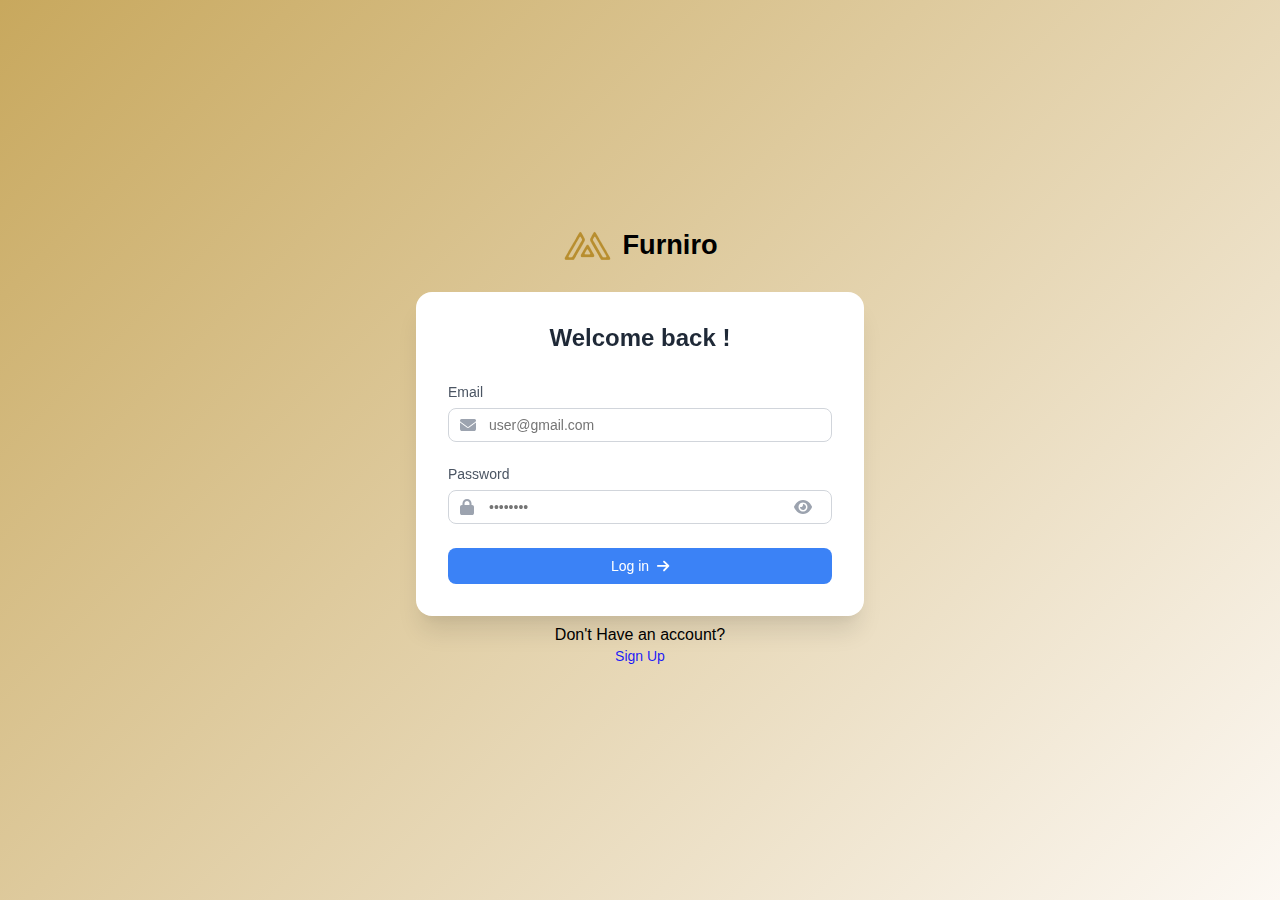
<file: HTML/logIn.html>
<!DOCTYPE html>
<html lang="en">
<head>
  <meta charset="UTF-8" />
  <meta name="viewport" content="width=device-width, initial-scale=1.0"/>
  <title>Sign In</title>
  <link rel="stylesheet" href="../CSS/logIn.css">
  <link rel="stylesheet" href="https://cdnjs.cloudflare.com/ajax/libs/font-awesome/6.7.2/css/all.min.css" crossorigin="anonymous" referrerpolicy="no-referrer" />
</head>
<body>
  <div class="container">
    <div class="mainImage">
      <img src="../productComImages/Meubel House_Logos-05.png" alt="">
      <p>Furniro</p>
    </div>

    <div class="card">
      <div class="tabs">
        <input type="radio" name="tabs" id="signup" checked>
        <div class="content signup-content">
          <h2>Welcome back !</h2>
          <form id="login-form" onsubmit="return false;">
            <div class="input-group">
              <label>Email</label>
              <div class="input-with-icon">
                <i class="fa-solid fa-envelope"></i>
                <input type="email" placeholder="user@gmail.com" name="email" required id="input-number">
              </div>
            </div>

            <div class="input-group">
              <label>Password</label>
              <div class="input-with-icon">
                <i class="fa-solid fa-lock"></i>
                <input type="password" placeholder="••••••••" name="password" required id="password-input">
                <i class="fa-solid fa-eye password-Show"></i>
                <i class="fa-solid fa-eye-slash hide-password" style="display:none"></i>
              </div>
            </div>

            <button type="button" class="submit-btn" id="login-btn">Log in <i class="fa-solid fa-arrow-right"></i></button>
          </form>
        </div>
      </div>
    </div>

    <div class="notAccount">
      <p>Don't Have an account?</p>
      <a class="text-decoraion" href="./signUp.html">
        <p class="switch-text"><label for="signin" class="switch-link">Sign Up</label></p>
      </a>
    </div>
  </div>

  <script src="../JS/logIn.js"></script>
</body>
</html>
</file>
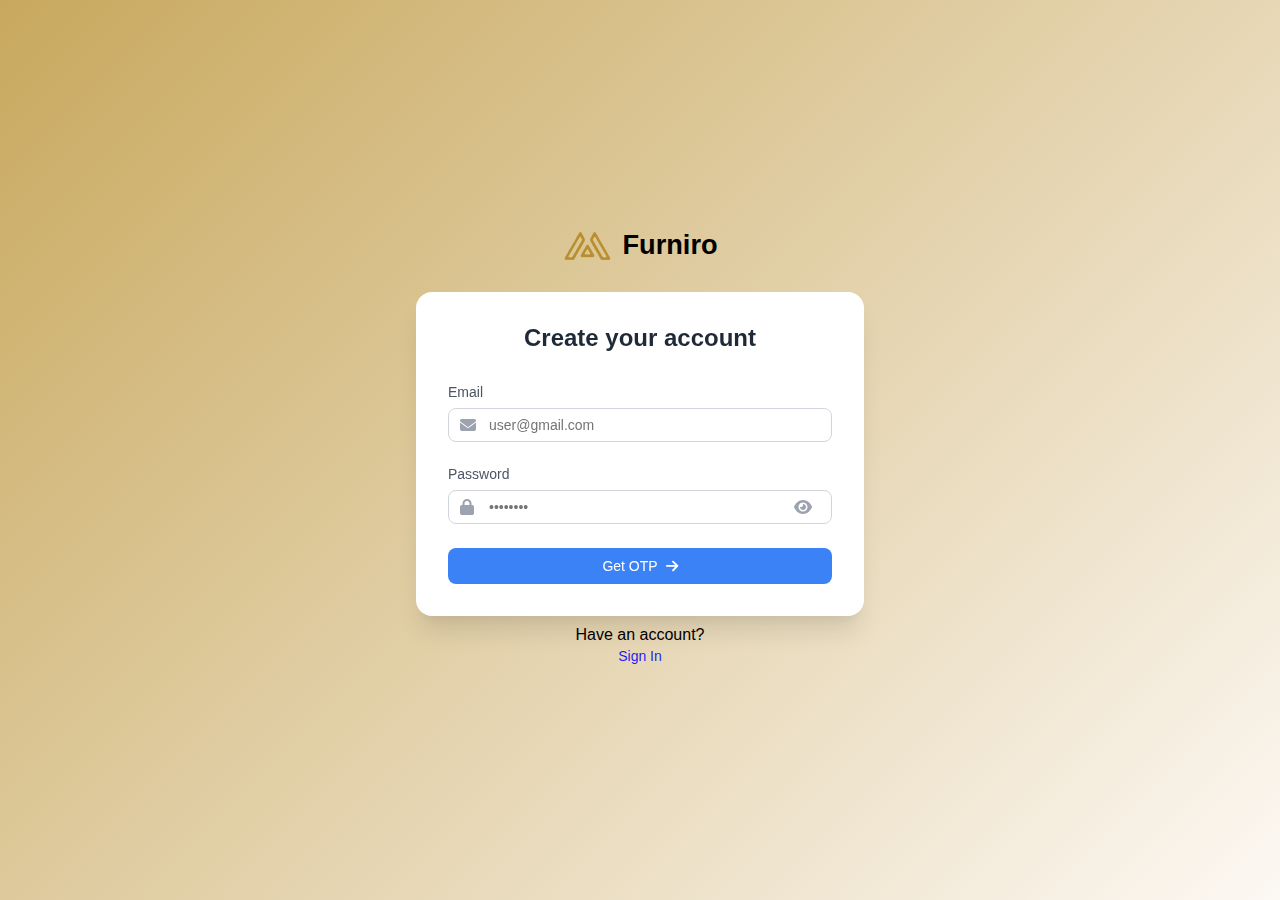
<file: HTML/otp.html>
<!DOCTYPE html>
<html lang="en">
<head>
  <meta charset="UTF-8" />
  <meta name="viewport" content="width=device-width, initial-scale=1.0"/>
  <title>Get OTP</title>
  <link rel="stylesheet" href="../CSS/otp.css">
  <link rel="stylesheet" href="https://cdnjs.cloudflare.com/ajax/libs/font-awesome/6.7.2/css/all.min.css" crossorigin="anonymous" referrerpolicy="no-referrer" />
</head>
<body>
  <div class="container">
    <div class="mainImage">
      <img src="../productComImages/Meubel House_Logos-05.png" alt="">
      <p>Furniro</p>
    </div>

    <div class="card">
      <div class="tabs">
        <input type="radio" name="tabs" id="signup" checked>
        <div class="content signup-content">
          <h1>Verification Code</h1>
          <form id="otp-form" onsubmit="return false;">
            <div class="input-group">
              <label>OTP</label>
              <div class="input-with-icon">
                <div class="otp-Input-div">
                  <div class="otp-input"><input type="text" class="otp" maxlength="1" id="otp-1" required></div>
                  <div class="otp-input"><input type="text" class="otp" maxlength="1" id="otp-2" required></div>
                  <div class="otp-input"><input type="text" class="otp" maxlength="1" id="otp-3" required></div>
                  <div class="otp-input"><input type="text" class="otp" maxlength="1" id="otp-4" required></div>
                  <div class="otp-input"><input type="text" class="otp" maxlength="1" id="otp-5" required></div>
                  <div class="otp-input"><input type="text" class="otp" maxlength="1" id="otp-6" required></div>
                </div>
              </div>
            </div>

            <button type="button" class="submit-btn" id="verify-btn">
              Verify OTP
              <i class="fa-solid fa-arrow-right"></i>
            </button>
          </form>

          <div class="optTime">
            <button id="resend" style="height:28px;width:90px">Resend OTP</button>
            <p id="timer"></p>
          </div>
        </div>
      </div>
    </div>
  </div>

  <script src="../JS/otp.js"></script>
</body>
</html>
</file>
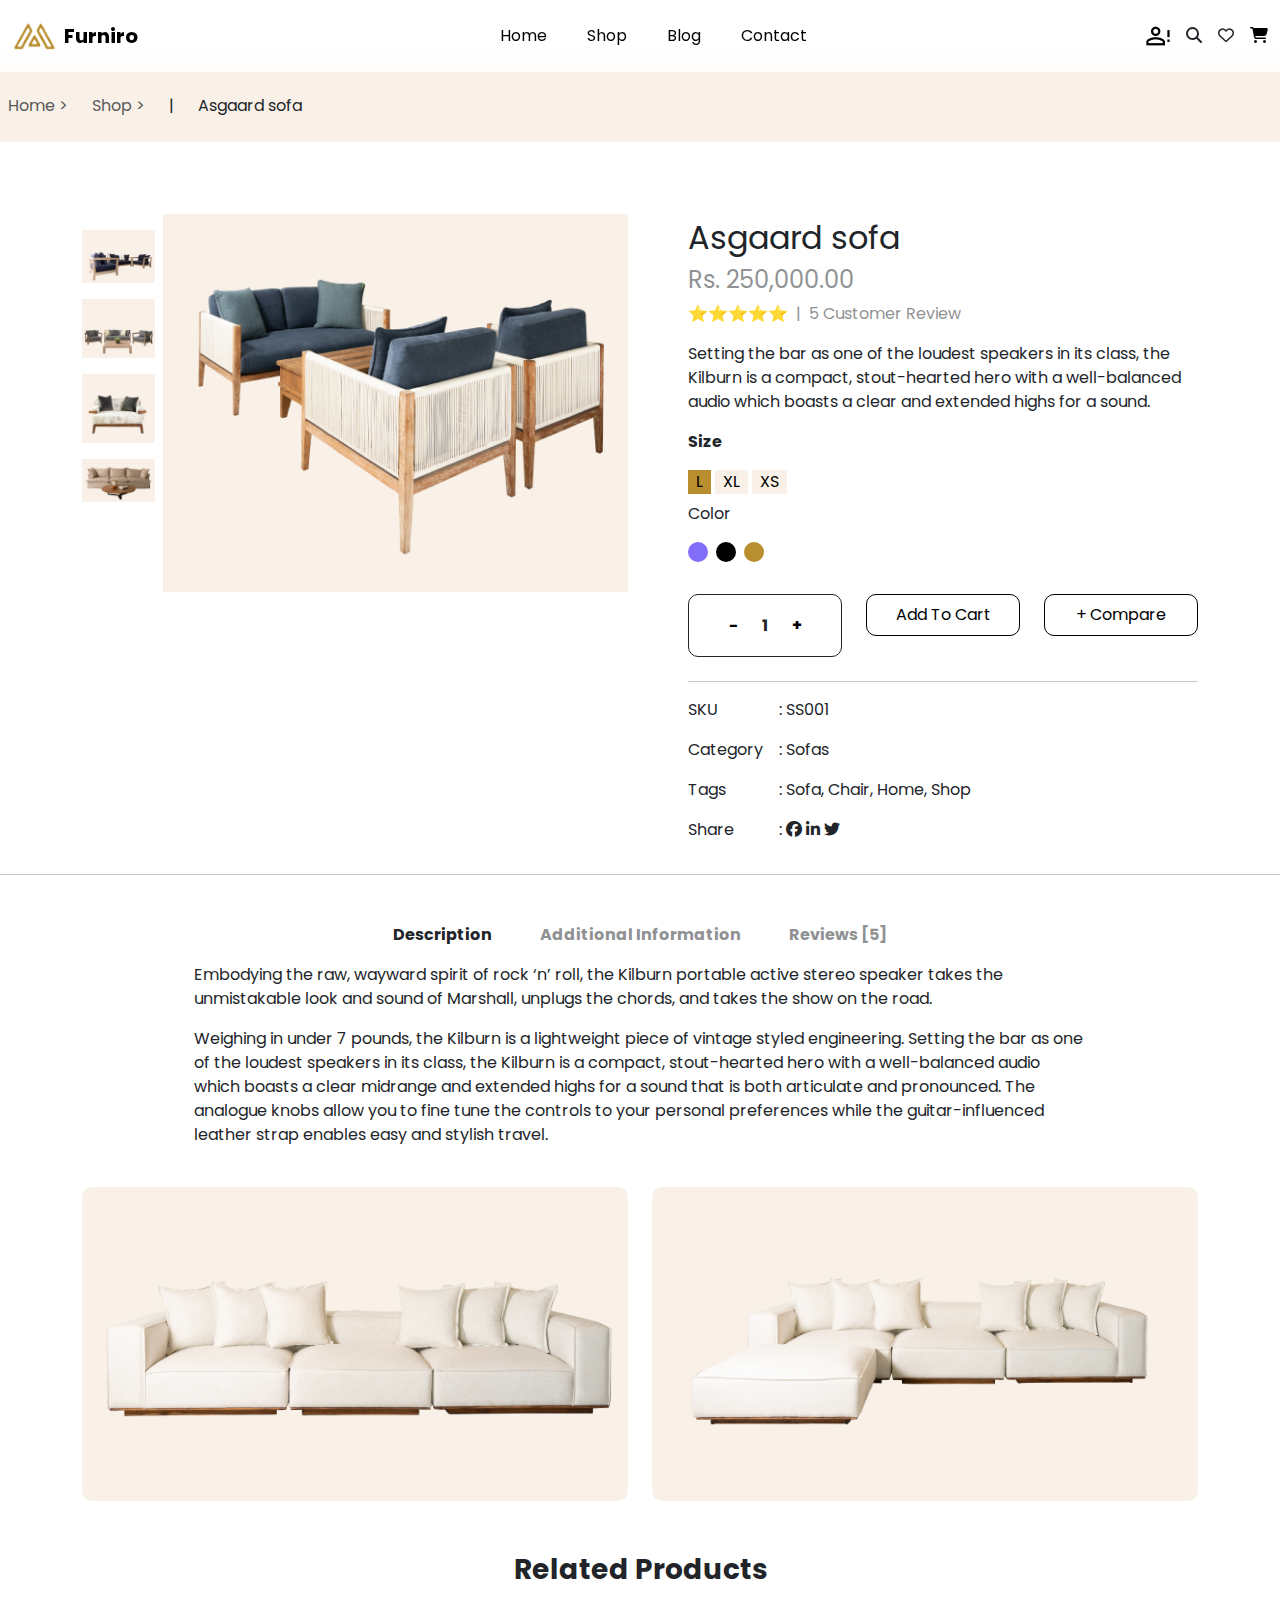
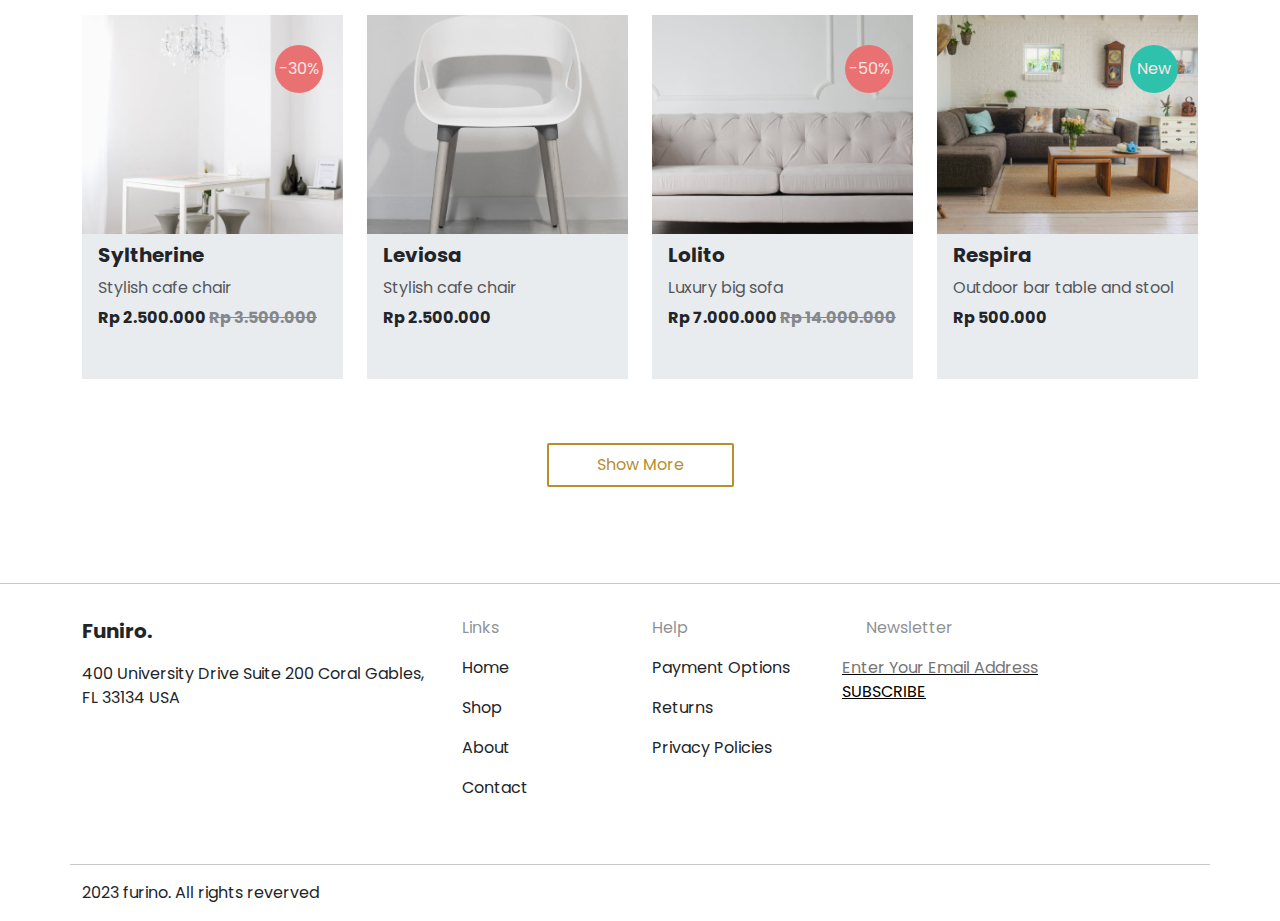
<file: HTML/product.html>
<!doctype html>
<html lang="en">

<head>
  <meta charset="utf-8">
  <meta name="viewport" content="width=device-width, initial-scale=1">
  <title>eCommerce Website | Web Page Design </title>
  <link rel="shortcut icon" href="../allImages/Figma.png" type="image/x-icon">
  <link rel="stylesheet" href="../CSS/product.css">
  <link rel="stylesheet" href="../globle.css">
  <link href="https://cdn.jsdelivr.net/npm/bootstrap@5.3.3/dist/css/bootstrap.min.css" rel="stylesheet"
    integrity="sha384-QWTKZyjpPEjISv5WaRU9OFeRpok6YctnYmDr5pNlyT2bRjXh0JMhjY6hW+ALEwIH" crossorigin="anonymous">
  <link rel="stylesheet" href="https://cdnjs.cloudflare.com/ajax/libs/font-awesome/6.7.2/css/all.min.css"
    integrity="sha512-Evv84Mr4kqVGRNSgIGL/F/aIDqQb7xQ2vcrdIwxfjThSH8CSR7PBEakCr51Ck+w+/U6swU2Im1vVX0SVk9ABhg=="
    crossorigin="anonymous" referrerpolicy="no-referrer" />
</head>

<body>

  <header class="position-fixed w-100 top-0"
    style=" backdrop-filter: blur(20px); background-color: transparent; z-index: 999;">
    <nav class="navbar navbar-expand-lg">
      <div class="container-fluid">
        <div class="d-flex align-items-center gap-2">
          <img width="30%" src="../productComImages/Meubel House_Logos-05.png" alt="">
          <a class="navbar-brand fw-bold" href="#">Furniro</a>
        </div>
        <button class="navbar-toggler" style="border: none;" type="button" data-bs-toggle="collapse"
          data-bs-target="#navbarSupportedContent" aria-controls="navbarSupportedContent" aria-expanded="false"
          aria-label="Toggle navigation">
          <i class="fa-bars-progress fa-solid"></i>
        </button>
        <div class="collapse navbar-collapse" id="navbarSupportedContent">
          <ul class="navbar-nav gap-4 mb-2 mb-lg-0 mx-auto">
            <li class="nav-item">
              <a class="nav-link active" aria-current="page" href="../index.html">Home</a>
            </li>
            <li class="nav-item">
              <a class="nav-link active" aria-current="page" href="./Shop.html">Shop</a>
            </li>
            <li class="nav-item">
              <a class="nav-link active" aria-current="page" href="./blog.html">Blog</a>
            </li>
            <li class="nav-item">
              <a class="nav-link active" aria-current="page" href="./contact.html">Contact</a>
            </li>
          </ul>
          <form class="d-flex align-items-center gap-3" role="search">
            <img src="../productImage/Vector.png" alt="">
            <p class="pt-3"><i class="fa-magnifying-glass fa-solid"></i></p>
            <p class="pt-3"><i class="fa-heart fa-regular"></i></p>
            <button class="" style=" border: none; background-color: transparent;" type="button"
              data-bs-toggle="offcanvas" data-bs-target="#offcanvasRight" aria-controls="offcanvasRight">
              <i class="fa-cart-shopping fa-solid"></i>
            </button>
          </form>
        </div>
      </div>
    </nav>
    <div class="offcanvas offcanvas-end offcanvaswidth" tabindex="-1" id="offcanvasRight"
      aria-labelledby="offcanvasRightLabel">
      <div class="border-bottom mb-2 offcanvas-header">
        <h5 class="offcanvas-title" id="offcanvasRightLabel">Shopping Cart</h5>
        <button type="button" class="btn btn-outline-dark border-0 ms-auto" data-bs-dismiss="offcanvas"
          aria-label="Close"><i class="fa-bag-shopping fa-solid fs-3"></i></button>
      </div>
      <div class="offcanvas-body">
        <div>
          <div class="d-flex align-items-center w-100 gap-4">
            <div style="background-color: #efe6d1; width: 50%; border-radius: 10px;">
              <img width="100%" src="../productComImages/Asgaard sofa 3.png" alt="">
            </div>
            <div style="width: 50%;">
              <p class="fw-bold">Asgaard sofa</p>
              <div class="d-flex gap-2">
                <p>1</p>
                <p>X</p>
                <p>Rs. 250,000.00</p>
              </div>
            </div>
            <div>
              <p><i class="fa-circle-xmark fa-regular"></i></p>
            </div>
          </div>
          <div class="d-flex align-items-center w-100 gap-4 mt-3">
            <div style="background-color: #efe6d1; width: 50%; border-radius: 10px;">
              <img style="border-radius: 10px;" width="100%" src="../productComImages/Asgaard sofa 5.png" alt="">
            </div>
            <div style="width: 50%;">
              <p class="fw-bold">Casaliving Wood</p>
              <div class="d-flex gap-2">
                <p>1</p>
                <p>X</p>
                <p>Rs. 270,000.00</p>
              </div>
            </div>
            <div>
              <p><i class="fa-circle-xmark fa-regular"></i></p>
            </div>
          </div>
          <div id="addedCart"></div>
        </div>
      </div>
      <div class="border-top carts mb-3 mt-4 pb-5 px-3">
        <div class="border-bottom pt-3">
          <div class="d-flex align-items-center justify-content-between">
            <p>Subtotal</p>
            <p style="color: #b88e2f;">Rs. 520,000.00</p>
          </div>
        </div>
        <div class="d-flex align-items-center justify-content-around gap-2 mt-3">
          <a href="./carts.html"><button class="rounded-5 px-4 py-1"
              style="background-color: transparent; border: 1px solid;width: 100%;">Cart</button></a>
          <a href="./checkout.html"><button class="rounded-5 px-4 py-1"
              style="background-color: transparent; border: 1px solid;width: 100%;">Checkout</button></a>
          <a href="./productComparison.html"><button class="rounded-5 px-4 py-1"
              style="background-color: transparent; border: 1px solid;width: 100%;">Comparison</button></a>
        </div>
      </div>
    </div>
  </header>

  <main style="margin-top: 70px;">
    <section>
      <div style="background-color: #f9f1e7; width: 100%;" class="p-2">
        <div class="d-flex gap-4 mt-3">
          <p class="opacity-75">Home > </p>
          <p class="opacity-75">Shop > </p>
          <p>|</p>
          <p>Asgaard sofa</p>
        </div>
      </div>
    </section>
    <section>
      <div class="container mt-5">
        <div class="row">
          <div class="col-sm-12 col-md-6 col-lg 6 mt-4" style="width: 100%;">
            <div style="width: 100%;">
              <div class="d-flex gap-2 justify-content-center">
                <div>
                  <div class="mt-3" style="background-color: #f9f1e7; width: 100%;">
                    <img width="100%" src="../productImage/Outdoor sofa set 2.png" alt="">
                  </div>
                  <div class="mt-3" style="background-color: #f9f1e7; width: 100%;">
                    <img width="100%" src="../productImage/Outdoor sofa set_2 1.png" alt="">

                  </div>
                  <div class="mt-3" style="background-color: #f9f1e7; width: 100%;">
                    <img width="100%" src="../productImage/Stuart sofa 1.png" alt="">
                  </div>
                  <div class="mt-3" style="background-color: #f9f1e7; width: 100%;">
                    <img width="100%" src="../productImage/Maya sofa three seater (1) 1.png" alt="">
                  </div>
                </div>
                <div style="background-color: #f9f1e7;">
                  <img width="100%" src="../productImage/Asgaard sofa 3.png" alt="">
                </div>
              </div>
            </div>
          </div>
          <div class="col-sm-12 col-md-6 col-lg-6 mt-4 ps-5">
            <div>
              <p class="fs-2 mb-0">Asgaard sofa</p>
              <p class="fs-4 opacity-50 mb-1">Rs. 250,000.00</p>
              <div class="d-flex gap-2">
                <p>⭐⭐⭐⭐⭐</p>
                <p class="opacity-50">|</p>
                <p class="opacity-50">5 Customer Review</p>
              </div>
              <p>Setting the bar as one of the loudest speakers in its class, the Kilburn is a compact,
                stout-hearted hero with a well-balanced audio which boasts a clear and extended highs
                for a sound.</p>
              <p class="fw-bold">Size</p>
              <div>
                <button class="px-2" style="background-color: #b88e2f; border: none;">L</button>
                <button class="px-2" style="background-color: #f9f1e7; border: none;">XL</button>
                <button class="px-2" style="background-color: #f9f1e7; border: none;">XS</button>
              </div>
              <p class="mt-2">Color</p>
              <div class="d-flex align-items-center gap-2">
                <p style="background-color: #816dfa; border-radius: 50%; height: 20px; width: 20px;">
                </p>
                <p style="background-color: #000; border-radius: 50%; height: 20px; width: 20px;"></p>
                <p style="background-color: #b88e2f; border-radius: 50%; height: 20px; width: 20px;">
                </p>
              </div>
              <div class="row">
                <div class="col-sm-12 col-md-4 col-lg-4 mt-3">
                  <div class="d-flex gap-4 align-items-center justify-content-center"
                    style="border: 1px solid;border-radius: 10px;height: 7vh; width: 100%;">
                    <button class="fw-bold" style="border: none; background-color: transparent;">-</button>
                    <p class="fw-bold mt-3">1</p>
                    <button class="fw-bold" style="border: none; background-color: transparent;">+</button>
                  </div>
                </div>
                <div class="col-sm-12 col-md-4 col-lg-4 mt-3">

                  <div>
                    <button class="px-3 py-2 w-100"
                      style="border-radius: 10px; background-color: transparent; border: 1px solid;">Add
                      To Cart</button>
                  </div>
                </div>
                <div class="col-sm-12 col-md-4 col-lg-4 mt-3">

                  <div>
                    <button class="px-3 py-2 w-100"
                      style="border-radius: 10px; background-color: transparent; border: 1px solid;">+
                      Compare</button>
                  </div>
                </div>
              </div>
              <hr class="mt-4">
              <div class="d-flex gap-3 mt-3">
                <div>
                  <p>SKU</p>
                  <p>Category</p>
                  <p>Tags</p>
                  <p>Share</p>
                </div>
                <div>
                  <p>: SS001</p>
                  <p>: Sofas</p>
                  <p>: Sofa, Chair, Home, Shop</p>
                  <p>: <i class="fa-brands fa-facebook"></i> <i class="fa-brands fa-linkedin-in"></i>
                    <i class="fa-brands fa-twitter"></i>
                  </p>
                </div>
              </div>
            </div>
          </div>
        </div>
      </div>
    </section>
    <section>
      <hr>
      <div class="container mt-5">
        <div class="d-flex align-items-center gap-5 justify-content-center ">
          <p class="fw-bold">Description</p>
          <p class="opacity-50 fw-bold">Additional Information</p>
          <p class="opacity-50 fw-bold">Reviews [5]</p>
        </div>
        <div class="mx-auto" style="width: 80%;">
          <p>Embodying the raw, wayward spirit of rock ‘n’ roll, the Kilburn portable active stereo speaker takes the
            unmistakable look and sound of Marshall, unplugs the chords, and takes the show on the road.</p>
          <p>Weighing in under 7 pounds, the Kilburn is a lightweight piece of vintage styled engineering. Setting the
            bar as one of the loudest speakers in its class, the Kilburn is a compact, stout-hearted hero with a
            well-balanced audio which boasts a clear midrange and extended highs for a sound that is both articulate and
            pronounced. The analogue knobs allow you to fine tune the controls to your personal preferences while the
            guitar-influenced leather strap enables easy and stylish travel.</p>
        </div>
        <div class="row">
          <div class="col-sm-12 col-md-6 col-lg-6 mt-4">
            <div style="background-color: #f9f1e7; height: 100%; border-radius: 10px;">
              <img width="100%" src="../productImage/Cloud sofa three seater + ottoman_2 1.png" alt="">
            </div>
          </div>
          <div class="col-sm-12 col-md-6 col-lg-6 mt-4">
            <div style="background-color: #f9f1e7; height: 100%; border-radius: 10px;">
              <img width="100%" src="../productImage/Cloud sofa three seater + ottoman_1 1.png" alt="">
            </div>
          </div>
        </div>
      </div>
    </section>
    <section>
      <div>
        <div class="container mt-5">
          <div>
            <p class="fw-bold fs-3 text-center">Related Products</p>
          </div>
          <div class="row mt-4">
            <div class="col-lg-3 col-md-4 col-sm-6">
              <div class="bg-body-secondary mainorder position-relative overflow-hidden" style="height: 70%;">
                <img width="100%" height="60%" style="object-fit: cover;" src="../shopImages/image 1.png" alt="">
                <div class="positions">
                  <p class="up p-4">-30%</p>
                </div>
                <div class="p-3 mediatext">
                  <p class="fw-bold fs-5" style="margin-top: -10px;">Syltherine</p>
                  <p class="opacity-75" style="margin-top: -10px;">Stylish cafe chair</p>
                  <p class="fw-bold" style="margin-top: -10px;">Rp 2.500.000 <span class="opacity-50"><del> Rp
                        3.500.000</del></span></p>
                </div>
                <div class="topposition p-4">
                  <div class="text-center ">
                    <a href="http://127.0.0.1:5501/HTML/product.html">
                      <button class="upcart"> Add to cart</button>
                    </a>
                    <div class="d-flex gap-3 text-light mt-3">
                      <p><i class="fa-solid fa-share-nodes"></i> Share</p>
                      <p><i class="fa-solid fa-arrow-right-arrow-left"></i> Compare</p>
                      <p><i class="fa-regular fa-heart"></i> Like</p>
                    </div>
                  </div>
                </div>
              </div>
            </div>
            <div class="col-lg-3 col-md-4 col-sm-6 marginTop">
              <div class="bg-body-secondary mainorder position-relative overflow-hidden" style="height: 70%;">
                <img width="100%" height="60%" style="object-fit: cover;"
                  src="../shopImages/bdb0310fb379a6b1828809d2c0652533.png" alt="">
                <div class="p-3 mediatext">
                  <p class="fw-bold fs-5" style="margin-top: -10px;">Leviosa</p>
                  <p class="opacity-75" style="margin-top: -10px;">Stylish cafe chair</p>
                  <p class="fw-bold" style="margin-top: -10px;">Rp 2.500.000</p>
                </div>
                <div class="topposition p-4">
                  <div class="text-center ">
                    <a href="http://127.0.0.1:5501/HTML/product.html">
                      <button class="upcart"> Add to cart</button>
                    </a>
                    <div class="d-flex gap-3 text-light mt-3">
                      <p><i class="fa-solid fa-share-nodes"></i> Share</p>
                      <p><i class="fa-solid fa-arrow-right-arrow-left"></i> Compare</p>
                      <p><i class="fa-regular fa-heart"></i> Like</p>
                    </div>
                  </div>
                </div>
              </div>
            </div>
            <div class="col-lg-3 col-md-4 col-sm-6 marginTop">
              <div class="bg-body-secondary mainorder position-relative overflow-hidden" style="height: 70%;">
                <img width="100%" height="60%" style="object-fit: cover;" src="../shopImages/image 3.png" alt="">
                <div class="positions">
                  <p class="up p-4">-50%</p>
                </div>
                <div class="p-3 mediatext">
                  <p class="fw-bold fs-5" style="margin-top: -10px;">Lolito</p>
                  <p class="opacity-75" style="margin-top: -10px;">Luxury big sofa</p>
                  <p class="fw-bold" style="margin-top: -10px;">Rp 7.000.000 <span class="opacity-50"><del> Rp
                        14.000.000</del></span></p>
                </div>
                <div class="topposition p-4">
                  <div class="text-center ">
                    <a href="http://127.0.0.1:5501/HTML/product.html">
                      <button class="upcart"> Add to cart</button>
                    </a>
                    <div class="d-flex gap-3 text-light mt-3">
                      <p><i class="fa-solid fa-share-nodes"></i> Share</p>
                      <p><i class="fa-solid fa-arrow-right-arrow-left"></i> Compare</p>
                      <p><i class="fa-regular fa-heart"></i> Like</p>
                    </div>
                  </div>
                </div>
              </div>
            </div>
            <div class="col-lg-3 col-md-4 col-sm-6 marginTop">
              <div class="bg-body-secondary mainorder position-relative overflow-hidden" style="height: 70%;">
                <img width="100%" height="60%" style="object-fit: cover;" src="../HomeImages/image 4.png" alt="">
                <div class="positions2">
                  <p class="new p-4">New</p>
                </div>
                <div class="p-3 mediatext">
                  <p class="fw-bold fs-5" style="margin-top: -10px;">Respira</p>
                  <p class="opacity-75" style="margin-top: -10px;">Outdoor bar table and stool</p>
                  <p class="fw-bold" style="margin-top: -10px;">Rp 500.000 </p>
                </div>
                <div class="topposition p-4">
                  <div class="text-center ">
                    <a href="http://127.0.0.1:5501/HTML/product.html">
                      <button class="upcart"> Add to cart</button>
                    </a>
                    <div class="d-flex gap-3 text-light mt-3">
                      <p><i class="fa-solid fa-share-nodes"></i> Share</p>
                      <p><i class="fa-solid fa-arrow-right-arrow-left"></i> Compare</p>
                      <p><i class="fa-regular fa-heart"></i> Like</p>
                    </div>
                  </div>
                </div>
              </div>
            </div>
            <div style="margin-top: -140px;" class="d-flex align-items-center justify-content-center">
              <button class="px-5 py-2 button">Show More</button>
            </div>

          </div>
        </div>
      </div>
    </section>
  </main>

  <footer>
    <div class="mt-5">
      <hr class="mt-5">
    </div>
    <div class="container">
      <div class="row">
        <div class="col-sm-6 col-md-6 col-lg-4 mt-3">
          <div>
            <p class="fw-bold fs-5 hoverUnderline">Funiro.</p>
            <p class="hoverUnderline">400 University Drive Suite 200 Coral Gables,
              FL 33134 USA</p>

          </div>
        </div>
        <div class="col-sm-6 col-md-6 col-lg-2 mt-3">
          <div>
            <p class="opacity-50 hoverUnderline">Links</p>
            <a href="../index.html" class="text-dark text-decoration-none">
              <p class="mt-3 hoverUnderline">Home</p>
            </a>

            <a href="./Shop.html" class="text-dark text-decoration-none">
              <p class="mt-3 hoverUnderline">Shop</p>
            </a>
            <a href="./blog.html" class="text-dark text-decoration-none">
              <p class="mt-3 hoverUnderline">About</p>
            </a>
            <a href="./contact.html" class="text-dark text-decoration-none">
              <p class="mt-3 hoverUnderline">Contact</p>
            </a>
          </div>
        </div>
        <div class="col-sm-6 col-md-6 col-lg-2 mt-3">
          <div>
            <p class="opacity-50 hoverUnderline">Help</p>
            <p class="mt-3 hoverUnderline">Payment Options</p>
            <p class="mt-3 hoverUnderline">Returns</p>
            <p class="mt-3 hoverUnderline">Privacy Policies</p>
          </div>
        </div>
        <div class="col-sm-6 col-md-6 col-lg-4 mt-3">
          <div>
            <p class="opacity-50 ms-4 hoverUnderline">Newsletter</p>
            <div class="me-4 d-flex align-items-center justify-content-center gap-2">
              <form action="">
                <input type="search" required class="emailButton" placeholder="Enter Your Email Address">
                <button class=""
                  style="text-decoration: underline; border: none; outline: none; background-color: transparent;">SUBSCRIBE</button>
              </form>
            </div>
          </div>
        </div>
        <hr class="mt-5">
        <div>
          <p>2023 furino. All rights reverved</p>
        </div>
      </div>
    </div>
  </footer>

</body>
<script src="https://cdn.jsdelivr.net/npm/bootstrap@5.3.3/dist/js/bootstrap.bundle.min.js"
  integrity="sha384-YvpcrYf0tY3lHB60NNkmXc5s9fDVZLESaAA55NDzOxhy9GkcIdslK1eN7N6jIeHz" crossorigin="anonymous"></script>

</html>
</file>
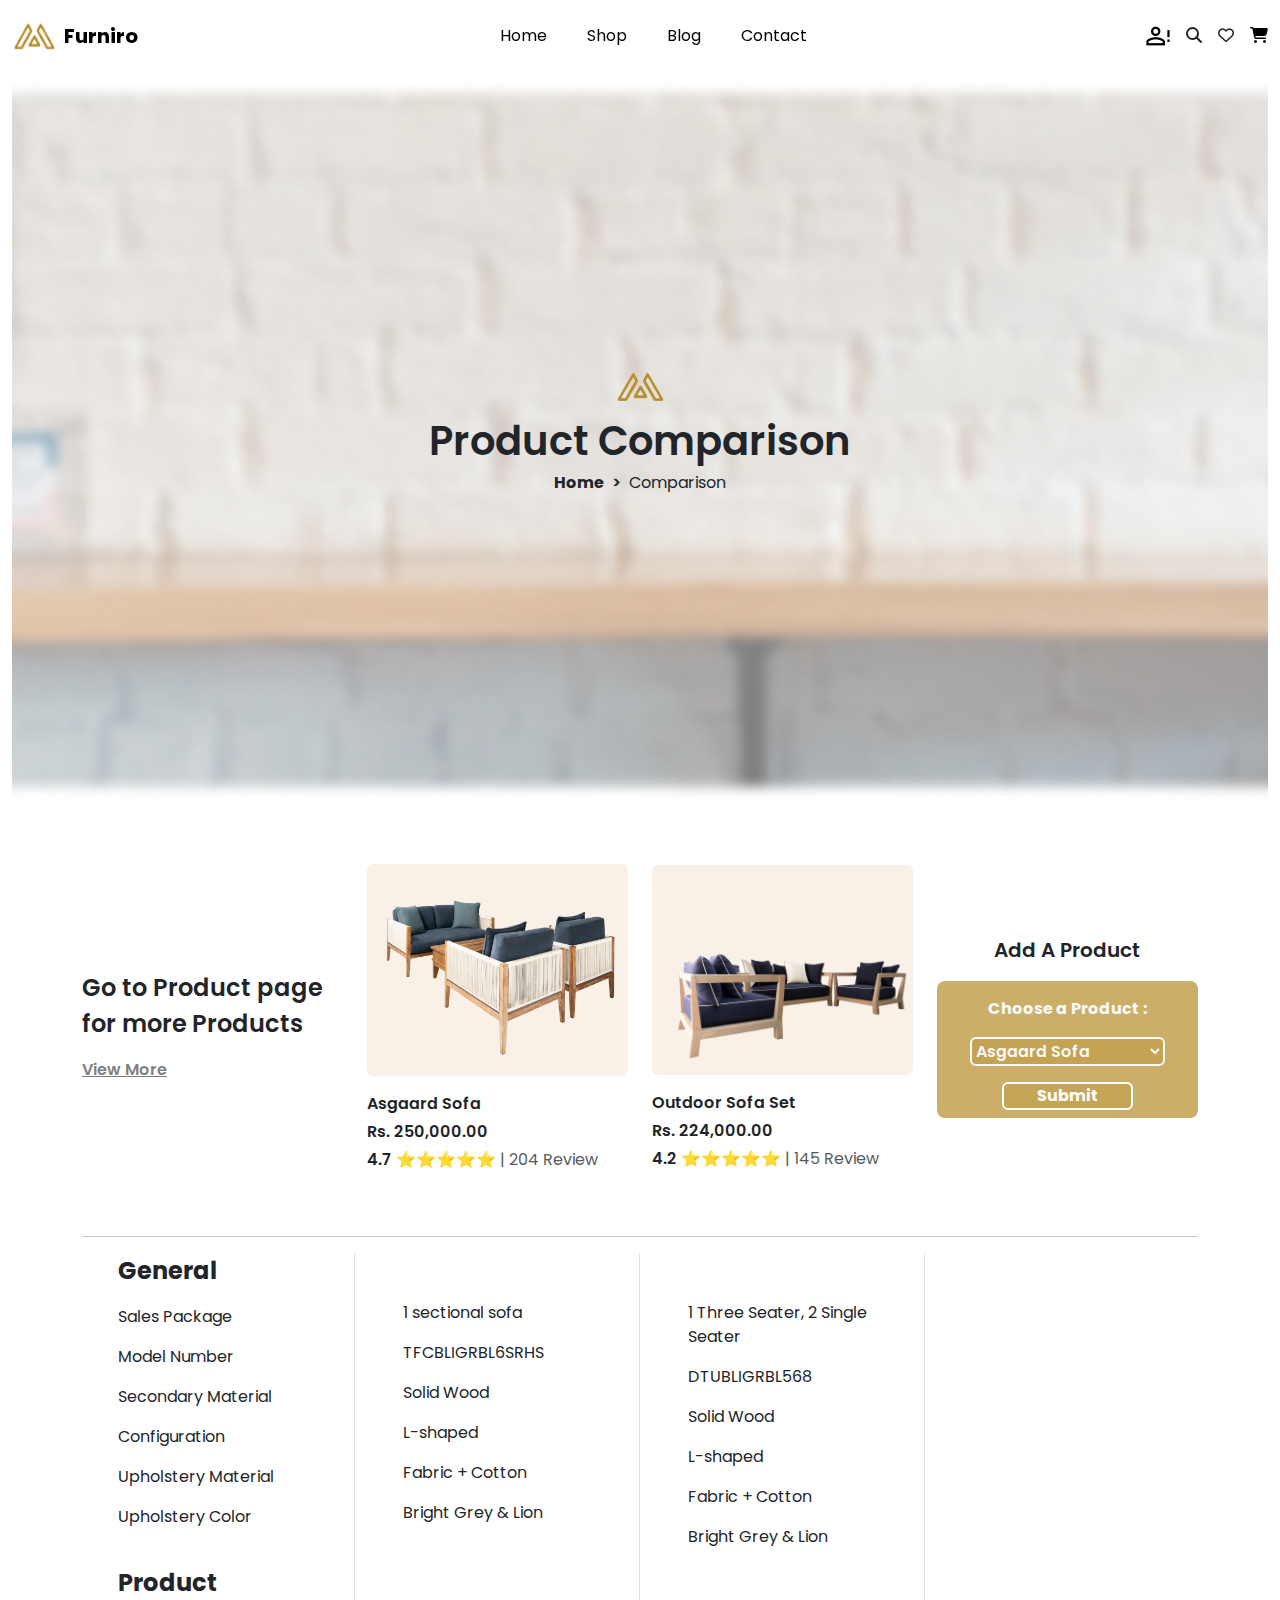
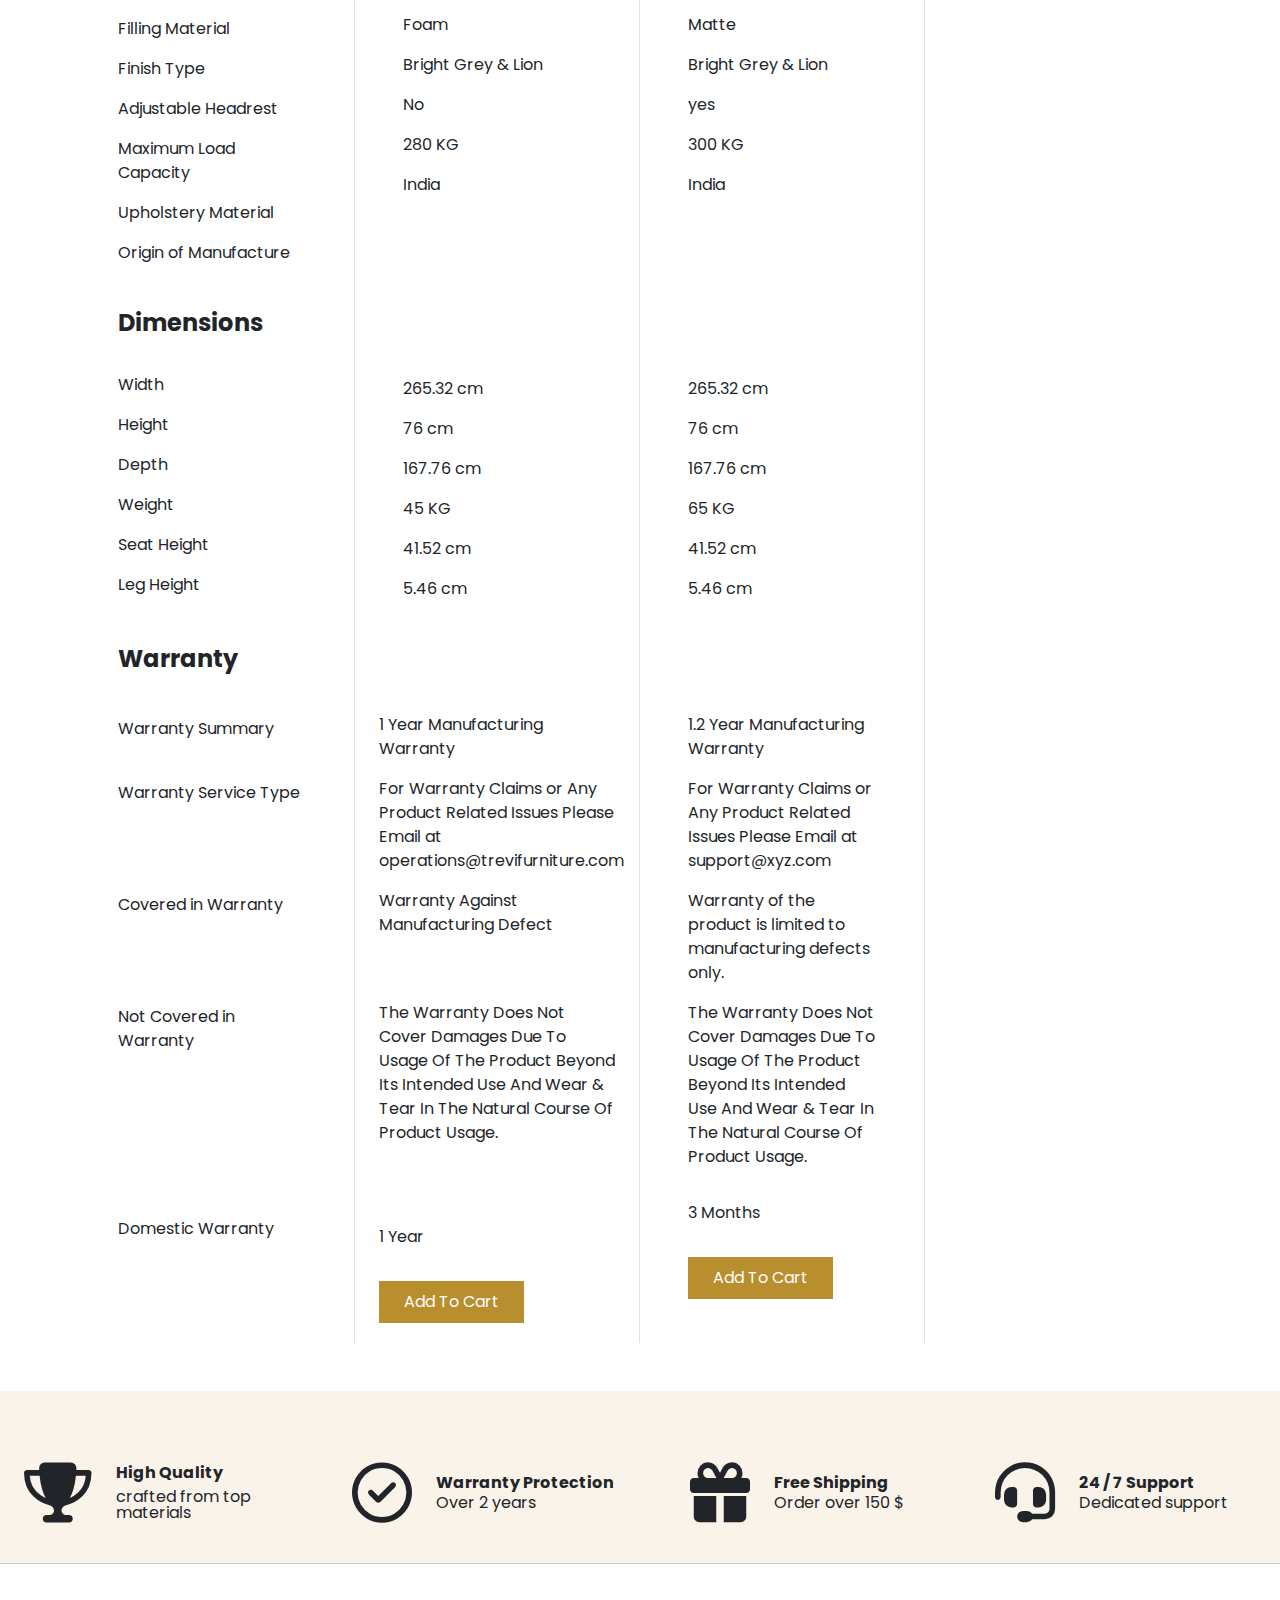
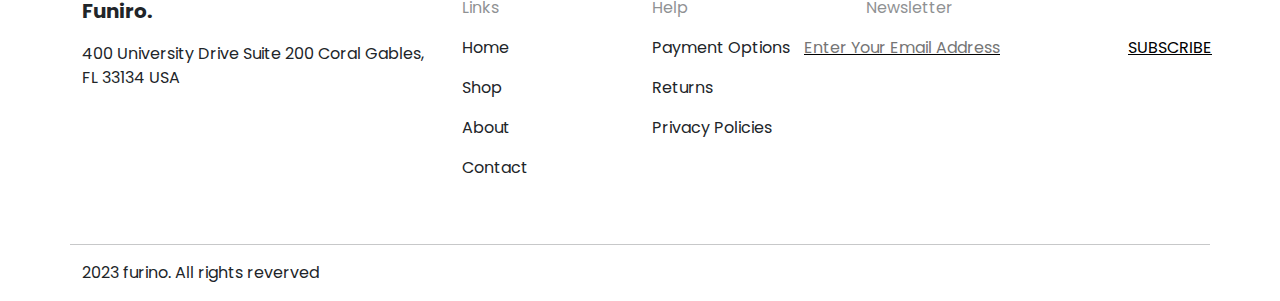
<file: HTML/productComparison.html>
<!doctype html>
<html lang="en">

<head>
    <meta charset="utf-8">
    <meta name="viewport" content="width=device-width, initial-scale=1">
    <title>eCommerce Website | Web Page Design </title>
    <link rel="shortcut icon" href="../allImages/Figma.png" type="image/x-icon">
    <link rel="stylesheet" href="../CSS/productComparison.css">
    <link rel="stylesheet" href="../globle.css">
    <link href="https://cdn.jsdelivr.net/npm/bootstrap@5.3.3/dist/css/bootstrap.min.css" rel="stylesheet"
        integrity="sha384-QWTKZyjpPEjISv5WaRU9OFeRpok6YctnYmDr5pNlyT2bRjXh0JMhjY6hW+ALEwIH" crossorigin="anonymous">
    <link rel="stylesheet" href="https://cdnjs.cloudflare.com/ajax/libs/font-awesome/6.7.2/css/all.min.css"
        integrity="sha512-Evv84Mr4kqVGRNSgIGL/F/aIDqQb7xQ2vcrdIwxfjThSH8CSR7PBEakCr51Ck+w+/U6swU2Im1vVX0SVk9ABhg=="
        crossorigin="anonymous" referrerpolicy="no-referrer" />
</head>

<body>

    <header class="position-fixed w-100 top-0"
        style=" backdrop-filter: blur(20px); background-color: transparent; z-index: 999;">
        <nav class="navbar navbar-expand-lg">
            <div class="container-fluid">
                <div class="d-flex align-items-center gap-2">
                    <img width="30%" src="../productComImages/Meubel House_Logos-05.png" alt="">
                    <a class="navbar-brand fw-bold" href="#">Furniro</a>
                </div>
                <button class="navbar-toggler" style="border: none;" type="button" data-bs-toggle="collapse"
                    data-bs-target="#navbarSupportedContent" aria-controls="navbarSupportedContent"
                    aria-expanded="false" aria-label="Toggle navigation">
                    <i class="fa-bars-progress fa-solid"></i>
                </button>
                <div class="collapse navbar-collapse" id="navbarSupportedContent">
                    <ul class="navbar-nav gap-4 mb-2 mb-lg-0 mx-auto">
                        <li class="nav-item">
                            <a class="nav-link active" aria-current="page" href="../index.html">Home</a>
                        </li>
                        <li class="nav-item">
                            <a class="nav-link active" aria-current="page" href="./Shop.html">Shop</a>
                        </li>
                        <li class="nav-item">
                            <a class="nav-link active" aria-current="page" href="./blog.html">Blog</a>
                        </li>
                        <li class="nav-item">
                            <a class="nav-link active" aria-current="page" href="./contact.html">Contact</a>
                        </li>
                    </ul>
                    <form class="d-flex align-items-center gap-3" role="search">
                        <img src="../productImage/Vector.png" alt="">
                        <p class="pt-3"><i class="fa-magnifying-glass fa-solid"></i></p>
                        <p class="pt-3"><i class="fa-heart fa-regular"></i></p>
                        <button class="" style=" border: none; background-color: transparent;" type="button"
                            data-bs-toggle="offcanvas" data-bs-target="#offcanvasRight" aria-controls="offcanvasRight">
                            <i class="fa-cart-shopping fa-solid"></i>
                        </button>
                    </form>
                </div>
            </div>
        </nav>
        <div class="offcanvas offcanvas-end offcanvaswidth" tabindex="-1" id="offcanvasRight"
            aria-labelledby="offcanvasRightLabel">
            <div class="border-bottom mb-2 offcanvas-header">
                <h5 class="offcanvas-title" id="offcanvasRightLabel">Shopping Cart</h5>
                <button type="button" class="btn btn-outline-dark border-0 ms-auto" data-bs-dismiss="offcanvas"
                    aria-label="Close"><i class="fa-bag-shopping fa-solid fs-3"></i></button>
            </div>
            <div class="offcanvas-body">
                <div>
                    <div class="d-flex align-items-center w-100 gap-4">
                        <div style="background-color: #efe6d1; width: 50%; border-radius: 10px;">
                            <img width="100%" src="../productComImages/Asgaard sofa 3.png" alt="">
                        </div>
                        <div style="width: 50%;">
                            <p class="fw-bold">Asgaard sofa</p>
                            <div class="d-flex gap-2">
                                <p>1</p>
                                <p>X</p>
                                <p>Rs. 250,000.00</p>
                            </div>
                        </div>
                        <div>
                            <p><i class="fa-circle-xmark fa-regular"></i></p>
                        </div>
                    </div>
                    <div class="d-flex align-items-center w-100 gap-4 mt-3">
                        <div style="background-color: #efe6d1; width: 50%; border-radius: 10px;">
                            <img style="border-radius: 10px;" width="100%" src="../productComImages/Asgaard sofa 5.png"
                                alt="">
                        </div>
                        <div style="width: 50%;">
                            <p class="fw-bold">Casaliving Wood</p>
                            <div class="d-flex gap-2">
                                <p>1</p>
                                <p>X</p>
                                <p>Rs. 270,000.00</p>
                            </div>
                        </div>
                        <div>
                            <p><i class="fa-circle-xmark fa-regular"></i></p>
                        </div>
                    </div>
                    <div id="addedCart"></div>
                </div>
            </div>
            <div class="border-top carts mb-3 mt-4 pb-5 px-3">
                <div class="border-bottom pt-3">
                    <div class="d-flex align-items-center justify-content-between">
                        <p>Subtotal</p>
                        <p style="color: #b88e2f;">Rs. 520,000.00</p>
                    </div>
                </div>
                <div class="d-flex align-items-center justify-content-around gap-2 mt-3">
                    <a href="./carts.html"><button class="rounded-5 px-4 py-1"
                            style="background-color: transparent; border: 1px solid;width: 100%;">Cart</button></a>
                    <a href="./checkout.html"><button class="rounded-5 px-4 py-1"
                            style="background-color: transparent; border: 1px solid;width: 100%;">Checkout</button></a>
                    <a href="./productComparison.html"><button class="rounded-5 px-4 py-1"
                            style="background-color: transparent; border: 1px solid;width: 100%;">Comparison</button></a>
                </div>
            </div>
        </div>
    </header>


    <main style="margin-top: 80px;">
        <section>
            <div class="container-fluid">
                <div class="back-main">
                    <div class="text-center">
                        <img src="../productComImages/Meubel House_Logos-05.png" alt="">
                        <p class="mt-2 fs-1 fw-semibold mb-0">Product Comparison</p>
                        <div class="d-flex gap-2 align-items-center justify-content-center">
                            <p class="fw-bold">Home</p>
                            <p class="fw-semibold">></p>
                            <p>Comparison</p>
                        </div>
                    </div>
                </div>
            </div>
        </section>
        <section>
            <div class="container mt-5">
                <div class="row align-items-center">
                    <div class="col-sm-12 col-md-6 col-lg-3 mt-3">
                        <div>
                            <p class="fw-semibold fs-4 mb-3">Go to Product page for more
                                Products</p>
                            <button class="button1 opacity-50 fw-semibold">View More</button>
                        </div>
                    </div>
                    <div class="col-sm-12 col-md-6 col-lg-3 mt-3">
                        <div>
                            <div style="background-color: #f9f1e7;" class="rounded-2">
                                <img width="100%" src="../productComImages/Asgaard sofa 3.png" alt="">
                            </div>
                            <div class="mt-3">
                                <p class="fw-semibold mb-1">Asgaard Sofa</p>
                                <p class="fw-semibold mb-1">Rs. 250,000.00</p>
                                <div class="d-flex gap-1">
                                    <p class="fw-semibold">4.7</p>
                                    <p>⭐⭐⭐⭐⭐</p>
                                    <p class="opacity-75">| 204 Review</p>
                                </div>
                            </div>
                        </div>
                    </div>
                    <div class="col-sm-12 col-md-6 col-lg-3 mt-3">
                        <div>
                            <div style="background-color: #f9f1e7; " class="rounded-2 py-2">
                                <img width="100%" src="../productComImages/Outdoor sofa set 1.png" alt="">
                            </div>
                            <div class="mt-3">
                                <p class="fw-semibold mb-1">Outdoor Sofa Set</p>
                                <p class="fw-semibold mb-1">Rs. 224,000.00</p>
                                <div class="d-flex gap-1">
                                    <p class="fw-semibold">4.2</p>
                                    <p>⭐⭐⭐⭐⭐</p>
                                    <p class="opacity-75">| 145 Review</p>
                                </div>
                            </div>
                        </div>
                    </div>
                    <div class="col-sm-12 col-md-6 col-lg-3 mt-3">
                        <div>
                            <p class="fs-5 fw-semibold text-center">Add A Product</p>
                            <button style="background-color: #b88f2fb9; border: none;" class="rounded-3 py-2 w-100 ">
                                <form class="d-flex flex-column"
                                    action="http://127.0.0.1:5501/HTML/productComparison.html">
                                    <label for="cars" class="mb-0 mt-2 fw-bold text-light">Choose a Product : </label>
                                    <select id="cars" name="cars"
                                        class="border-light border-2 rounded-2 mt-3 w-75 mx-auto text-light fw-semibold"
                                        style="background-color: #b88f2f5e; outline: none;">
                                        <option class="mb-0 text-primary fw-semibold bg-warning-subtle" value="Asgaard">
                                            Asgaard Sofa</option>
                                        <option class="mb-0 text-primary fw-semibold bg-warning-subtle" value="Outdoor">
                                            Outdoor Sofa Set</option>
                                        <option class="mb-0 text-primary fw-semibold bg-warning-subtle"
                                            value="Casaliving">Casaliving Wood</option>
                                        <option class="mb-0 text-primary fw-semibold bg-warning-subtle" value="Dining">
                                            Dining</option>
                                        <option class="mb-0 text-primary fw-semibold bg-warning-subtle" value="Living">
                                            Living</option>
                                        <option class="mb-0 text-primary fw-semibold bg-warning-subtle" value="Bedroom">
                                            Bedroom</option>
                                    </select>
                                    <input class="w-50 mx-auto mt-3 rounded-2 button2" type="submit">
                                </form>
                            </button>
                        </div>
                    </div>
                </div>
            </div>
        </section>
        <section>
            <div class="container mt-5">
                <hr class="mt-3">
                <div class="row ">
                    <div class="col-sm-12 col-md-6 col-lg-3 border-end px-5">
                        <div>
                            <p class="fw-bold fs-4">General </p>
                            <p class="touch">Sales Package</p>
                            <p class="touch">Model Number</p>
                            <p class="touch">Secondary Material</p>
                            <p class="touch">Configuration</p>
                            <p class="touch">Upholstery Material</p>
                            <p class="touch">Upholstery Color</p>
                        </div>
                    </div>
                    <div class="col-sm-12 col-md-6 col-lg-3 border-end px-5">
                        <div class="mt-5">
                            <p class="touch">1 sectional sofa</p>
                            <p class="touch">TFCBLIGRBL6SRHS</p>
                            <p class="touch">Solid Wood</p>
                            <p class="touch">L-shaped</p>
                            <p class="touch">Fabric + Cotton</p>
                            <p class="touch">Bright Grey & Lion</p>
                        </div>
                    </div>
                    <div class="col-sm-12 col-md-6 col-lg-3 border-end px-5">
                        <div class="mt-5">
                            <p class="touch">1 Three Seater, 2 Single Seater</p>
                            <p class="touch">DTUBLIGRBL568</p>
                            <p class="touch">Solid Wood</p>
                            <p class="touch">L-shaped</p>
                            <p class="touch">Fabric + Cotton</p>
                            <p class="touch">Bright Grey & Lion</p>
                        </div>
                    </div>
                    <div class="col-sm-12 col-md-6 col-lg-3"></div>
                    <div class="col-sm-12 col-md-6 col-lg-3 border-end px-5">
                        <div>
                            <p class="fw-bold fs-4">Product </p>
                            <p class="touch">Filling Material</p>
                            <p class="touch">Finish Type</p>
                            <p class="touch">Adjustable Headrest</p>
                            <p class="touch">Maximum Load Capacity</p>
                            <p class="touch">Upholstery Material</p>
                            <p class="touch">Origin of Manufacture</p>
                        </div>
                    </div>
                    <div class="col-sm-12 col-md-6 col-lg-3 border-end px-5">
                        <div class="mt-5">
                            <p class="touch">Foam</p>
                            <p class="touch">Bright Grey & Lion</p>
                            <p class="touch">No</p>
                            <p class="touch">280 KG</p>
                            <p class="touch">India</p>
                        </div>
                    </div>
                    <div class="col-sm-12 col-md-6 col-lg-3 border-end px-5">
                        <div class="mt-5">
                            <p class="touch">Matte</p>
                            <p class="touch">Bright Grey & Lion</p>
                            <p class="touch">yes</p>
                            <p class="touch">300 KG</p>
                            <p class="touch">India</p>
                        </div>
                    </div>
                    <div class="col-sm-12 col-md-6 col-lg-3"></div>
                    <div class="col-sm-12 col-md-6 col-lg-3 border-end px-5 pt-4">
                        <div>
                            <p class="fw-bold fs-4">Dimensions </p>
                            <p class="touch pt-3">Width</p>
                            <p class="touch">Height</p>
                            <p class="touch">Depth</p>
                            <p class="touch">Weight</p>
                            <p class="touch">Seat Height</p>
                            <p class="touch">Leg Height</p>
                        </div>
                    </div>
                    <div class="col-sm-12 col-md-6 col-lg-3 border-end px-5 pt-5">
                        <div class="mt-5">
                            <p class="touch">265.32 cm</p>
                            <p class="touch">76 cm</p>
                            <p class="touch">167.76 cm</p>
                            <p class="touch">45 KG</p>
                            <p class="touch">41.52 cm</p>
                            <p class="touch">5.46 cm</p>
                        </div>
                    </div>
                    <div class="col-sm-12 col-md-6 col-lg-3 border-end px-5 pt-5">
                        <div class="mt-5">
                            <p class="touch">265.32 cm</p>
                            <p class="touch">76 cm</p>
                            <p class="touch">167.76 cm</p>
                            <p class="touch">65 KG</p>
                            <p class="touch">41.52 cm</p>
                            <p class="touch">5.46 cm</p>
                        </div>
                    </div>
                    <div class="col-sm-12 col-md-6 col-lg-3"></div>
                    <div class="col-sm-12 col-md-6 col-lg-3 border-end px-5 pt-4">
                        <div>
                            <p class="fw-bold fs-4">Warranty </p>
                            <p class="touch pt-4">Warranty Summary</p>
                            <p class="touch py-4">Warranty Service
                                Type</p>
                            <p class="touch py-4 pt-5">Covered in Warranty</p>
                            <p class="touch py-5">Not Covered in Warranty</p>
                            <div class="pt-1">
                                <p class="touch pt-5 mt-5 ">Domestic Warranty</p>
                            </div>
                        </div>
                    </div>
                    <div class="col-sm-12 col-md-6 col-lg-3 border-end px-4 pt-5">
                        <div class="mt-5">
                            <p class="touch">1 Year Manufacturing Warranty</p>
                            <p class="touch lh-base">For Warranty Claims or Any Product Related Issues Please Email at
                                operations@trevifurniture.com</p>
                            <p class="touch lh-base">Warranty Against Manufacturing Defect</p>
                            <p class="touch lh-base py-5">The Warranty Does Not Cover Damages Due To Usage Of The
                                Product Beyond Its
                                Intended Use And Wear & Tear In The Natural Course Of Product Usage.</p>
                            <p class="touch py-3">1 Year</p>
                            <button class="button px-4 py-2">Add To Cart</button>
                        </div>
                    </div>
                    <div class="col-sm-12 col-md-6 col-lg-3 border-end px-5 pt-5">
                        <div class="mt-5">
                            <p class="touch">1.2 Year Manufacturing Warranty</p>
                            <p class="touch">For Warranty Claims or Any Product Related Issues Please Email at
                                support@xyz.com</p>
                            <p class="touch">Warranty of the product is limited to manufacturing defects only.</p>
                            <p class="touch">The Warranty Does Not Cover Damages Due To Usage Of The Product Beyond Its
                                Intended Use And Wear & Tear In The Natural Course Of Product Usage.</p>
                            <p class="touch py-3">3 Months</p>
                            <button class="button px-4 py-2">Add To Cart</button>
                        </div>
                    </div>
                    <div class="col-sm-12 col-md-6 col-lg-3"></div>
                </div>
            </div>
        </section>
        <section>
            <div>
                <div class="container-fluid mt-5 p-4 " style="background-color: #faf3ea;">
                    <div class="row">
                        <div class="col-sm-12 col-md-6 col-lg-3 mt-5">
                            <div style="width: 100%;">
                                <div class="d-flex gap-4 align-items-center justify-content-center">
                                    <p><i style="font-size: 60px;" class="fa-solid fa-trophy"></i></p>
                                    <div class="lh-1">
                                        <p class="fw-bold mb-1">High Quality</p>
                                        <p class="mt-2">crafted from top materials</p>
                                    </div>
                                </div>
                            </div>
                        </div>
                        <div class="col-sm-12 col-md-6 col-lg-3 mt-5">
                            <div style="width: 100%;">
                                <div class="d-flex gap-4 align-items-center justify-content-center">
                                    <p><i style="font-size: 60px;" class="fa-regular fa-circle-check"></i></p>
                                    <div class="lh-1">
                                        <p class="fw-bold mb-1">Warranty Protection</p>
                                        <p>Over 2 years</p>
                                    </div>
                                </div>
                            </div>
                        </div>
                        <div class="col-sm-12 col-md-6 col-lg-3 mt-5">
                            <div style="width: 100%;">
                                <div class="d-flex gap-4 align-items-center justify-content-center">
                                    <p><i style="font-size: 60px;" class="fa-solid fa-gift"></i></p>
                                    <div class="lh-1">
                                        <p class="fw-bold mb-1">Free Shipping</p>
                                        <p>Order over 150 $</p>
                                    </div>
                                </div>
                            </div>
                        </div>
                        <div class="col-sm-12 col-md-6 col-lg-3 mt-5">
                            <div style="width: 100%;">
                                <div class="d-flex gap-4 align-items-center justify-content-center">
                                    <p><i style="font-size: 60px;" class="fa-solid fa-headset"></i></p>
                                    <div class="lh-1">
                                        <p class="fw-bold mb-1">24 / 7 Support</p>
                                        <p>Dedicated support</p>
                                    </div>
                                </div>
                            </div>
                        </div>
                    </div>
                </div>
            </div>
        </section>
    </main>

    <footer>
        <hr class="mt-0">

        <div class="container">
            <div class="row">
                <div class="col-sm-6 col-md-6 col-lg-4 mt-3">
                    <div>
                        <p class="fw-bold fs-5 hoverUnderline">Funiro.</p>
                        <p class="hoverUnderline">400 University Drive Suite 200 Coral Gables,
                            FL 33134 USA</p>

                    </div>
                </div>
                <div class="col-sm-6 col-md-6 col-lg-2 mt-3">
                    <div>
                        <p class="opacity-50 hoverUnderline">Links</p>
                        <a href="../index.html" class="text-dark text-decoration-none">
                            <p class="mt-3 hoverUnderline">Home</p>
                        </a>

                        <a href="./Shop.html" class="text-dark text-decoration-none">
                            <p class="mt-3 hoverUnderline">Shop</p>
                        </a>
                        <a href="./blog.html" class="text-dark text-decoration-none">
                            <p class="mt-3 hoverUnderline">About</p>
                        </a>
                        <a href="./contact.html" class="text-dark text-decoration-none">
                            <p class="mt-3 hoverUnderline">Contact</p>
                        </a>
                    </div>
                </div>
                <div class="col-sm-6 col-md-6 col-lg-2 mt-3">
                    <div>
                        <p class="opacity-50 hoverUnderline">Help</p>
                        <p class="mt-3 hoverUnderline">Payment Options</p>
                        <p class="mt-3 hoverUnderline">Returns</p>
                        <p class="mt-3 hoverUnderline">Privacy Policies</p>
                    </div>
                </div>
                <div class="col-sm-6 col-md-6 col-lg-4 mt-3">
                    <div>
                        <p class="opacity-50 ms-4 hoverUnderline">Newsletter</p>
                        <div class="me-4 d-flex align-items-center justify-content-center gap-2">
                            <input type="search" class="emailButton" placeholder="Enter Your Email Address">
                            <button class=""
                                style="text-decoration: underline; border: none; outline: none; background-color: transparent;">SUBSCRIBE</button>
                        </div>
                    </div>
                </div>
                <hr class="mt-5">
                <div>
                    <p>2023 furino. All rights reverved</p>
                </div>
            </div>
        </div>
    </footer>

</body>
<script src="https://cdn.jsdelivr.net/npm/bootstrap@5.3.3/dist/js/bootstrap.bundle.min.js"
    integrity="sha384-YvpcrYf0tY3lHB60NNkmXc5s9fDVZLESaAA55NDzOxhy9GkcIdslK1eN7N6jIeHz"
    crossorigin="anonymous"></script>

</html>
</file>
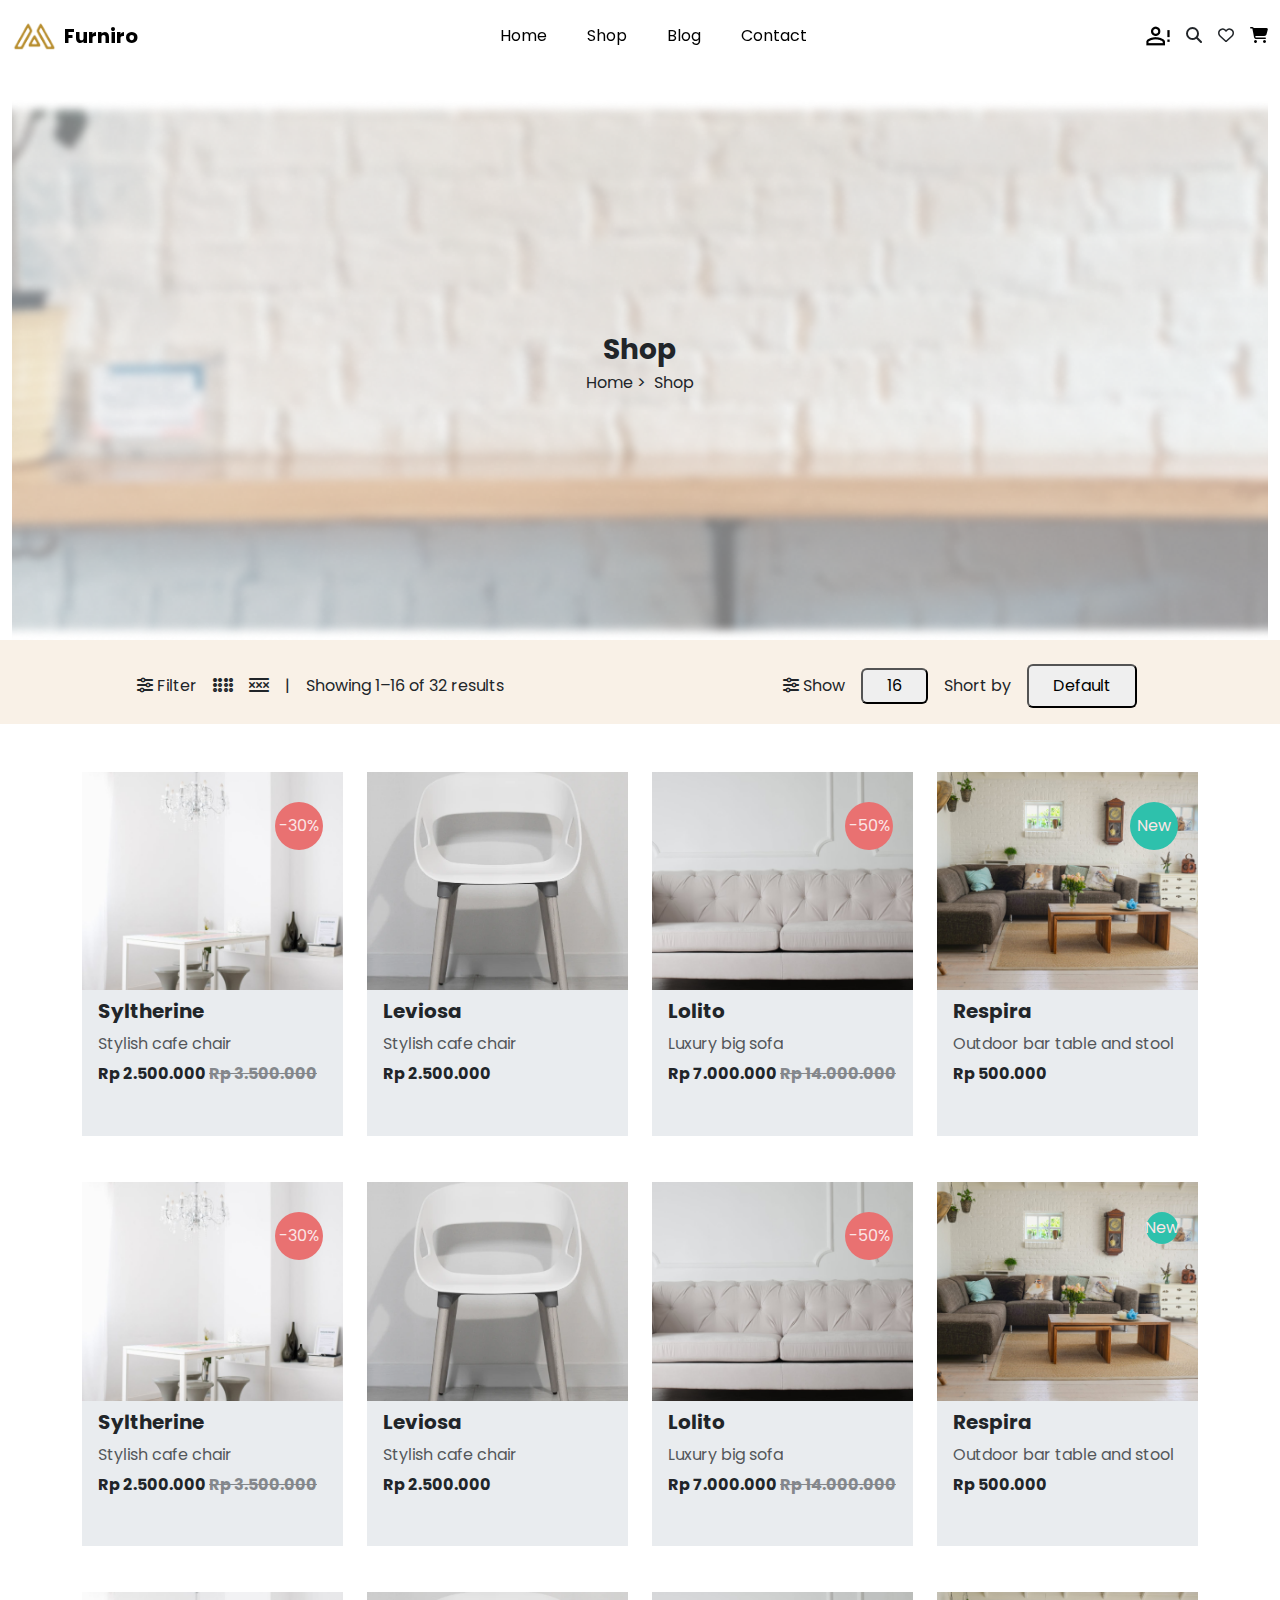
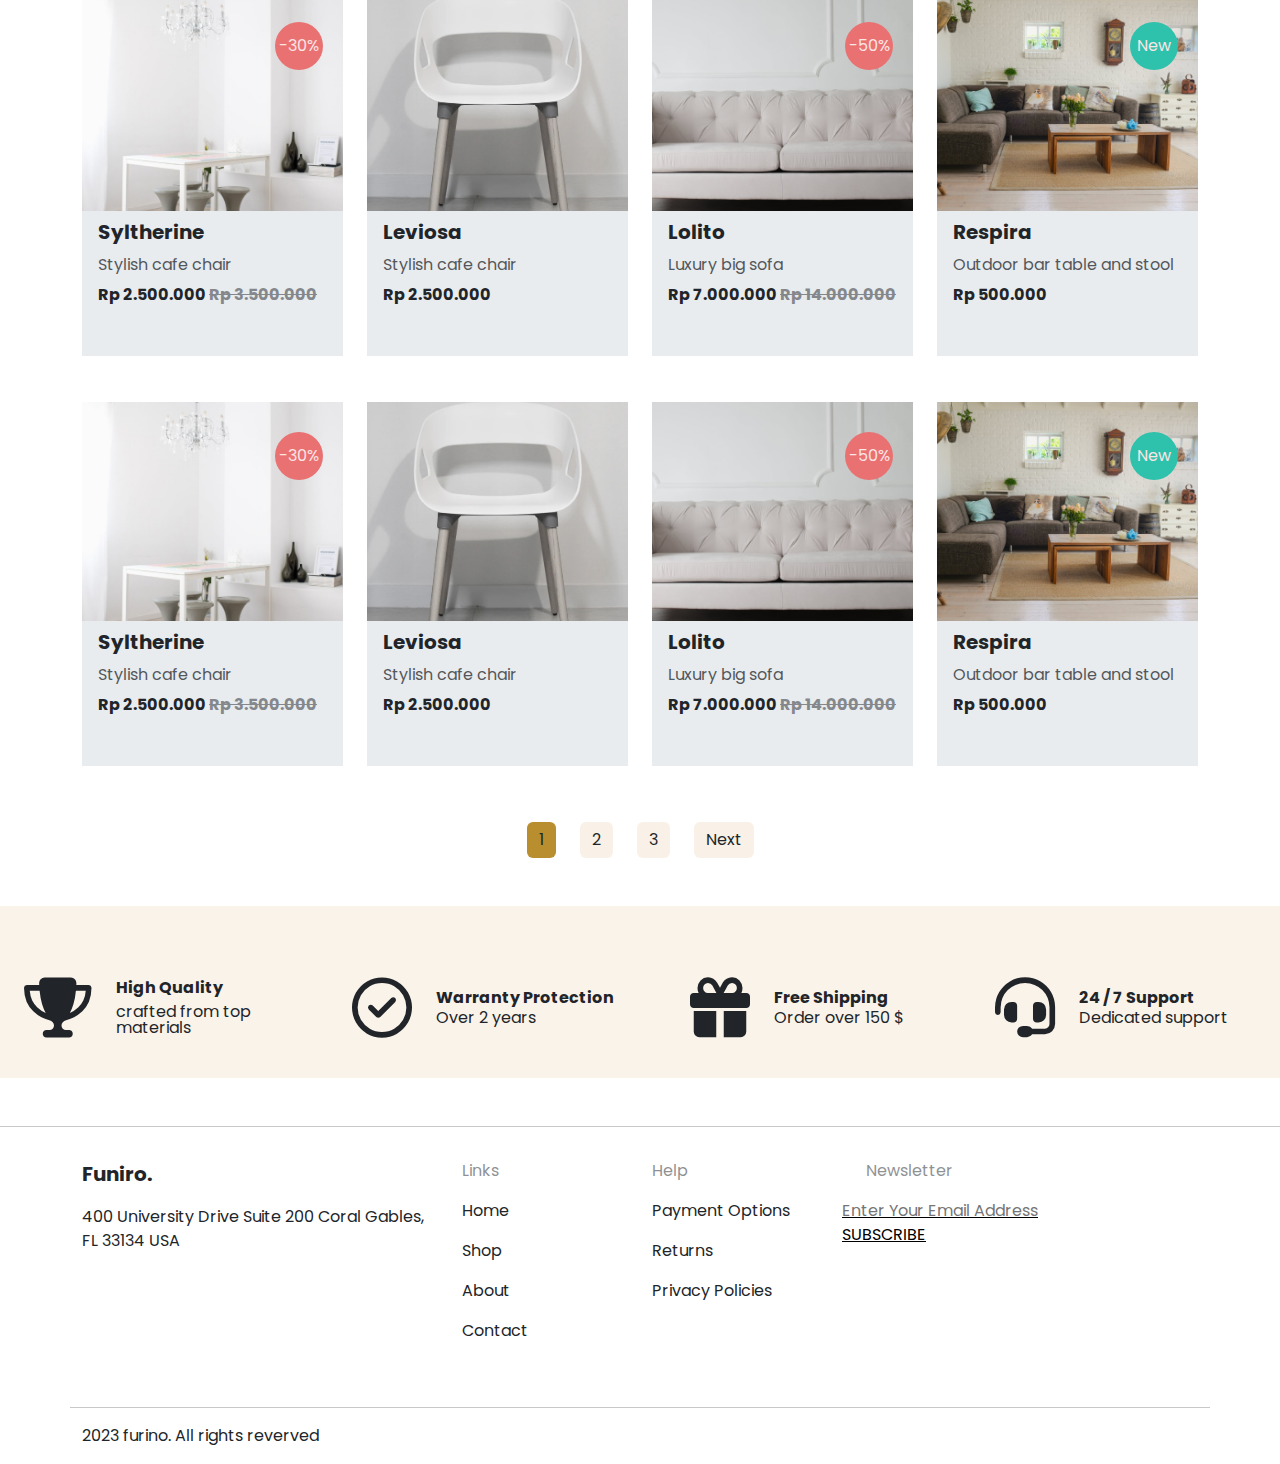
<file: HTML/Shop.html>
<!doctype html>
<html lang="en">

<head>
  <meta charset="utf-8">
  <meta name="viewport" content="width=device-width, initial-scale=1">
  <title>eCommerce Website | Web Page Design</title>
  <link rel="shortcut icon" href="../allImages/Figma.png" type="image/x-icon">
  <link rel="stylesheet" href="../CSS/shop.css">
  <link rel="stylesheet" href="../globle.css">
  <link rel="stylesheet" href="https://cdnjs.cloudflare.com/ajax/libs/font-awesome/6.7.2/css/all.min.css"
    integrity="sha512-Evv84Mr4kqVGRNSgIGL/F/aIDqQb7xQ2vcrdIwxfjThSH8CSR7PBEakCr51Ck+w+/U6swU2Im1vVX0SVk9ABhg=="
    crossorigin="anonymous" referrerpolicy="no-referrer" />
  <link href="https://cdn.jsdelivr.net/npm/bootstrap@5.3.3/dist/css/bootstrap.min.css" rel="stylesheet"
    integrity="sha384-QWTKZyjpPEjISv5WaRU9OFeRpok6YctnYmDr5pNlyT2bRjXh0JMhjY6hW+ALEwIH" crossorigin="anonymous">
</head>

<body>

  <header class="position-fixed w-100 top-0"
    style=" backdrop-filter: blur(20px); background-color: transparent; z-index: 999;">
    <nav class="navbar navbar-expand-lg">
      <div class="container-fluid">
        <div class="d-flex align-items-center gap-2">
          <img width="30%" src="../productComImages/Meubel House_Logos-05.png" alt="">
          <a class="navbar-brand fw-bold" href="#">Furniro</a>
        </div>
        <button class="navbar-toggler" style="border: none;" type="button" data-bs-toggle="collapse"
          data-bs-target="#navbarSupportedContent" aria-controls="navbarSupportedContent" aria-expanded="false"
          aria-label="Toggle navigation">
          <i class="fa-bars-progress fa-solid"></i>
        </button>
        <div class="collapse navbar-collapse" id="navbarSupportedContent">
          <ul class="navbar-nav gap-4 mb-2 mb-lg-0 mx-auto">
            <li class="nav-item">
              <a class="nav-link active" aria-current="page" href="../index.html">Home</a>
            </li>
            <li class="nav-item">
              <a class="nav-link active" aria-current="page" href="./Shop.html">Shop</a>
            </li>
            <li class="nav-item">
              <a class="nav-link active" aria-current="page" href="./blog.html">Blog</a>
            </li>
            <li class="nav-item">
              <a class="nav-link active" aria-current="page" href="./contact.html">Contact</a>
            </li>
          </ul>
          <form class="d-flex align-items-center gap-3" role="search">
            <img src="../productImage/Vector.png" alt="">
            <p class="pt-3"><i class="fa-magnifying-glass fa-solid"></i></p>
            <p class="pt-3"><i class="fa-heart fa-regular"></i></p>
            <button class="" style=" border: none; background-color: transparent;" type="button"
              data-bs-toggle="offcanvas" data-bs-target="#offcanvasRight" aria-controls="offcanvasRight">
              <i class="fa-cart-shopping fa-solid"></i>
            </button>
          </form>
        </div>
      </div>
    </nav>
    <div class="offcanvas offcanvas-end offcanvaswidth" tabindex="-1" id="offcanvasRight"
      aria-labelledby="offcanvasRightLabel">
      <div class="border-bottom mb-2 offcanvas-header">
        <h5 class="offcanvas-title" id="offcanvasRightLabel">Shopping Cart</h5>
        <button type="button" class="btn btn-outline-dark border-0 ms-auto" data-bs-dismiss="offcanvas"
          aria-label="Close"><i class="fa-bag-shopping fa-solid fs-3"></i></button>
      </div>
      <div class="offcanvas-body">
        <div>
          <div class="d-flex align-items-center w-100 gap-4">
            <div style="background-color: #efe6d1; width: 50%; border-radius: 10px;">
              <img width="100%" src="../productComImages/Asgaard sofa 3.png" alt="">
            </div>
            <div style="width: 50%;">
              <p class="fw-bold">Asgaard sofa</p>
              <div class="d-flex gap-2">
                <p>1</p>
                <p>X</p>
                <p>Rs. 250,000.00</p>
              </div>
            </div>
            <div>
              <p><i class="fa-circle-xmark fa-regular"></i></p>
            </div>
          </div>
          <div class="d-flex align-items-center w-100 gap-4 mt-3">
            <div style="background-color: #efe6d1; width: 50%; border-radius: 10px;">
              <img style="border-radius: 10px;" width="100%" src="../productComImages/Asgaard sofa 5.png" alt="">
            </div>
            <div style="width: 50%;">
              <p class="fw-bold">Casaliving Wood</p>
              <div class="d-flex gap-2">
                <p>1</p>
                <p>X</p>
                <p>Rs. 270,000.00</p>
              </div>
            </div>
            <div>
              <p><i class="fa-circle-xmark fa-regular"></i></p>
            </div>
          </div>
          <div id="addedCart"></div>
        </div>
      </div>
      <div class="border-top carts mb-3 mt-4 pb-5 px-3">
        <div class="border-bottom pt-3">
          <div class="d-flex align-items-center justify-content-between">
            <p>Subtotal</p>
            <p style="color: #b88e2f;">Rs. 520,000.00</p>
          </div>
        </div>
        <div class="d-flex align-items-center justify-content-around gap-2 mt-3">
          <a href="./carts.html"><button class="rounded-5 px-4 py-1"
              style="background-color: transparent; border: 1px solid;width: 100%;">Cart</button></a>
          <a href="./checkout.html"><button class="rounded-5 px-4 py-1"
              style="background-color: transparent; border: 1px solid;width: 100%;">Checkout</button></a>
          <a href="./productComparison.html"><button class="rounded-5 px-4 py-1"
              style="background-color: transparent; border: 1px solid;width: 100%;">Comparison</button></a>
        </div>
      </div>
    </div>
  </header>

  <main style="margin-top: 100px;">
    <section>
      <div class="container-fluid">
        <div class="firstClass">
          <div class="text-center">
            <p class="fs-3 fw-bold mb-0">Shop</p>
            <div class="d-flex align-items-center gap-2">
              <p>Home > </p>
              <p> Shop</p>
            </div>
          </div>
        </div>
        <div class="row align-items-center " style="background-color: #f9f1e7;">
          <div class="col-sm-12 col-md-6 col-lg-6 pt-4">
            <div class="d-flex gap-3 align-items-center justify-content-center" style="width: 100%;">
              <p><i class="fa-solid fa-sliders"></i> Filter</p>
              <p><i class="fa-solid fa-braille"></i></p>
              <p><i class="fa-solid fa-xmarks-lines"></i></p>
              <p> | </p>
              <p>Showing 1–16 of 32 results</p>
            </div>
          </div>
          <div class="col-sm-12 col-md-6 col-lg-6 pt-4">
            <div class="d-flex gap-3 align-items-center justify-content-center" style="width: 100%;">
              <p><i class="fa-solid fa-sliders"></i> Show</p>
              <button class="px-4 py-1 rounded-2 mb-3 buttonColor">16</button>
              <p>Short by</p>
              <button class="px-4 py-2 rounded-2 mb-3 buttonColor">Default</button>
            </div>
          </div>
        </div>
      </div>
    </section>
    <section>
      <div>
        <div class="container mt-5">
          <div class="row">
            <div class="col-lg-3 col-md-4 col-sm-6">
              <div class="bg-body-secondary mainorder position-relative overflow-hidden" style="height: 70%;">
                <img width="100%" height="60%" style="object-fit: cover;" src="../shopImages/image 1.png" alt="">
                <div class="positions">
                  <p class="up p-4">-30%</p>
                </div>
                <div class="p-3 mediatext">
                  <p class="fw-bold fs-5" style="margin-top: -10px;">Syltherine</p>
                  <p class="opacity-75" style="margin-top: -10px;">Stylish cafe chair</p>
                  <p class="fw-bold" style="margin-top: -10px;">Rp 2.500.000 <span class="opacity-50"><del> Rp
                        3.500.000</del></span></p>
                </div>
                <div class="topposition p-4">
                  <div class="text-center ">
                    <a href="http://127.0.0.1:5501/HTML/product.html">
                      <button class="upcart"> Add to cart</button>
                    </a>
                    <div class="d-flex gap-3 text-light mt-3">
                      <p><i class="fa-solid fa-share-nodes"></i> Share</p>
                      <p><i class="fa-solid fa-arrow-right-arrow-left"></i> Compare</p>
                      <p><i class="fa-regular fa-heart"></i> Like</p>
                    </div>
                  </div>
                </div>
              </div>
            </div>
            <div class="col-lg-3 col-md-4 col-sm-6 ">
              <div class="bg-body-secondary mainorder position-relative overflow-hidden" style="height: 70%;">
                <img width="100%" height="60%" style="object-fit: cover;"
                  src="../shopImages/bdb0310fb379a6b1828809d2c0652533.png" alt="">
                <div class="p-3 mediatext">
                  <p class="fw-bold fs-5" style="margin-top: -10px;">Leviosa</p>
                  <p class="opacity-75" style="margin-top: -10px;">Stylish cafe chair</p>
                  <p class="fw-bold" style="margin-top: -10px;">Rp 2.500.000</p>
                </div>
                <div class="topposition p-4">
                  <div class="text-center ">
                    <a href="http://127.0.0.1:5501/HTML/product.html">
                      <button class="upcart"> Add to cart</button>
                    </a>
                    <div class="d-flex gap-3 text-light mt-3">
                      <p><i class="fa-solid fa-share-nodes"></i> Share</p>
                      <p><i class="fa-solid fa-arrow-right-arrow-left"></i> Compare</p>
                      <p><i class="fa-regular fa-heart"></i> Like</p>
                    </div>
                  </div>
                </div>
              </div>
            </div>
            <div class="col-lg-3 col-md-4 col-sm-6 ">
              <div class="bg-body-secondary mainorder position-relative overflow-hidden" style="height: 70%;">
                <img width="100%" height="60%" style="object-fit: cover;" src="../shopImages/image 3.png" alt="">
                <div class="positions">
                  <p class="up p-4">-50%</p>
                </div>
                <div class="p-3 mediatext">
                  <p class="fw-bold fs-5" style="margin-top: -10px;">Lolito</p>
                  <p class="opacity-75" style="margin-top: -10px;">Luxury big sofa</p>
                  <p class="fw-bold" style="margin-top: -10px;">Rp 7.000.000 <span class="opacity-50"><del> Rp
                        14.000.000</del></span></p>
                </div>
                <div class="topposition p-4">
                  <div class="text-center ">
                    <a href="http://127.0.0.1:5501/HTML/product.html">
                      <button class="upcart"> Add to cart</button>
                    </a>
                    <div class="d-flex gap-3 text-light mt-3">
                      <p><i class="fa-solid fa-share-nodes"></i> Share</p>
                      <p><i class="fa-solid fa-arrow-right-arrow-left"></i> Compare</p>
                      <p><i class="fa-regular fa-heart"></i> Like</p>
                    </div>
                  </div>
                </div>
              </div>
            </div>
            <div class="col-lg-3 col-md-4 col-sm-6 ">
              <div class="bg-body-secondary mainorder position-relative overflow-hidden" style="height: 70%;">
                <img width="100%" height="60%" style="object-fit: cover;" src="../HomeImages/image 4.png" alt="">
                <div class="positions2">
                  <p class="new p-4">New</p>
                </div>
                <div class="p-3 mediatext">
                  <p class="fw-bold fs-5" style="margin-top: -10px;">Respira</p>
                  <p class="opacity-75" style="margin-top: -10px;">Outdoor bar table and stool</p>
                  <p class="fw-bold" style="margin-top: -10px;">Rp 500.000 </p>
                </div>
                <div class="topposition p-4">
                  <div class="text-center ">
                    <a href="http://127.0.0.1:5501/HTML/product.html">
                      <button class="upcart"> Add to cart</button>
                    </a>
                    <div class="d-flex gap-3 text-light mt-3">
                      <p><i class="fa-solid fa-share-nodes"></i> Share</p>
                      <p><i class="fa-solid fa-arrow-right-arrow-left"></i> Compare</p>
                      <p><i class="fa-regular fa-heart"></i> Like</p>
                    </div>
                  </div>
                </div>
              </div>
            </div>
            <div class="col-lg-3 col-md-4 col-sm-6 margintop">
              <div class="bg-body-secondary mainorder position-relative overflow-hidden" style="height: 70%;">
                <img width="100%" height="60%" style="object-fit: cover;" src="../shopImages/image 1.png" alt="">
                <div class="positions">
                  <p class="up p-4">-30%</p>
                </div>
                <div class="p-3 mediatext">
                  <p class="fw-bold fs-5" style="margin-top: -10px;">Syltherine</p>
                  <p class="opacity-75" style="margin-top: -10px;">Stylish cafe chair</p>
                  <p class="fw-bold" style="margin-top: -10px;">Rp 2.500.000 <span class="opacity-50"><del> Rp
                        3.500.000</del></span></p>
                </div>
                <div class="topposition p-4">
                  <div class="text-center ">
                    <a href="http://127.0.0.1:5501/HTML/product.html">
                      <button class="upcart"> Add to cart</button>
                    </a>
                    <div class="d-flex gap-3 text-light mt-3">
                      <p><i class="fa-solid fa-share-nodes"></i> Share</p>
                      <p><i class="fa-solid fa-arrow-right-arrow-left"></i> Compare</p>
                      <p><i class="fa-regular fa-heart"></i> Like</p>
                    </div>
                  </div>
                </div>
              </div>
            </div>
            <div class="col-lg-3 col-md-4 col-sm-6 margintop">
              <div class="bg-body-secondary mainorder position-relative overflow-hidden" style="height: 70%;">
                <img width="100%" height="60%" style="object-fit: cover;"
                  src="../shopImages/bdb0310fb379a6b1828809d2c0652533.png" alt="">
                <div class="p-3 mediatext">
                  <p class="fw-bold fs-5" style="margin-top: -10px;">Leviosa</p>
                  <p class="opacity-75" style="margin-top: -10px;">Stylish cafe chair</p>
                  <p class="fw-bold" style="margin-top: -10px;">Rp 2.500.000</p>
                </div>
                <div class="topposition p-4">
                  <div class="text-center ">
                    <a href="http://127.0.0.1:5501/HTML/product.html">
                      <button class="upcart"> Add to cart</button>
                    </a>
                    <div class="d-flex gap-3 text-light mt-3">
                      <p><i class="fa-solid fa-share-nodes"></i> Share</p>
                      <p><i class="fa-solid fa-arrow-right-arrow-left"></i> Compare</p>
                      <p><i class="fa-regular fa-heart"></i> Like</p>
                    </div>
                  </div>
                </div>
              </div>
            </div>
            <div class="col-lg-3 col-md-4 col-sm-6 margintop">
              <div class="bg-body-secondary mainorder position-relative overflow-hidden" style="height: 70%;">
                <img width="100%" height="60%" style="object-fit: cover;" src="../shopImages/image 3.png" alt="">
                <div class="positions">
                  <p class="up p-4">-50%</p>
                </div>
                <div class="p-3 mediatext">
                  <p class="fw-bold fs-5" style="margin-top: -10px;">Lolito</p>
                  <p class="opacity-75" style="margin-top: -10px;">Luxury big sofa</p>
                  <p class="fw-bold" style="margin-top: -10px;">Rp 7.000.000 <span class="opacity-50"><del> Rp
                        14.000.000</del></span></p>
                </div>
                <div class="topposition p-4">
                  <div class="text-center ">
                    <a href="http://127.0.0.1:5501/HTML/product.html">
                      <button class="upcart"> Add to cart</button>
                    </a>
                    <div class="d-flex gap-3 text-light mt-3">
                      <p><i class="fa-solid fa-share-nodes"></i> Share</p>
                      <p><i class="fa-solid fa-arrow-right-arrow-left"></i> Compare</p>
                      <p><i class="fa-regular fa-heart"></i> Like</p>
                    </div>
                  </div>
                </div>
              </div>
            </div>
            <div class="col-lg-3 col-md-4 col-sm-6 margintop">
              <div class="bg-body-secondary mainorder position-relative overflow-hidden" style="height: 70%;">
                <img width="100%" height="60%" style="object-fit: cover;" src="../HomeImages/image 4.png" alt="">
                <div class="positions2">
                  <p class="new p-3">New</p>
                </div>
                <div class="p-3 mediatext">
                  <p class="fw-bold fs-5" style="margin-top: -10px;">Respira</p>
                  <p class="opacity-75" style="margin-top: -10px;">Outdoor bar table and stool</p>
                  <p class="fw-bold" style="margin-top: -10px;">Rp 500.000 </p>
                </div>
                <div class="topposition p-4">
                  <div class="text-center ">
                    <a href="http://127.0.0.1:5501/HTML/product.html">
                      <button class="upcart"> Add to cart</button>
                    </a>
                    <div class="d-flex gap-3 text-light mt-3">
                      <p><i class="fa-solid fa-share-nodes"></i> Share</p>
                      <p><i class="fa-solid fa-arrow-right-arrow-left"></i> Compare</p>
                      <p><i class="fa-regular fa-heart"></i> Like</p>
                    </div>
                  </div>
                </div>
              </div>
            </div>
            <div class="col-lg-3 col-md-4 col-sm-6 margintop">
              <div class="bg-body-secondary mainorder position-relative overflow-hidden" style="height: 70%;">
                <img width="100%" height="60%" style="object-fit: cover;" src="../shopImages/image 1.png" alt="">
                <div class="positions">
                  <p class="up p-4">-30%</p>
                </div>
                <div class="p-3 mediatext">
                  <p class="fw-bold fs-5" style="margin-top: -10px;">Syltherine</p>
                  <p class="opacity-75" style="margin-top: -10px;">Stylish cafe chair</p>
                  <p class="fw-bold" style="margin-top: -10px;">Rp 2.500.000 <span class="opacity-50"><del> Rp
                        3.500.000</del></span></p>
                </div>
                <div class="topposition p-4">
                  <div class="text-center ">
                    <a href="http://127.0.0.1:5501/HTML/product.html">
                      <button class="upcart"> Add to cart</button>
                    </a>
                    <div class="d-flex gap-3 text-light mt-3">
                      <p><i class="fa-solid fa-share-nodes"></i> Share</p>
                      <p><i class="fa-solid fa-arrow-right-arrow-left"></i> Compare</p>
                      <p><i class="fa-regular fa-heart"></i> Like</p>
                    </div>
                  </div>
                </div>
              </div>
            </div>
            <div class="col-lg-3 col-md-4 col-sm-6 margintop">
              <div class="bg-body-secondary mainorder position-relative overflow-hidden" style="height: 70%;">
                <img width="100%" height="60%" style="object-fit: cover;"
                  src="../shopImages/bdb0310fb379a6b1828809d2c0652533.png" alt="">
                <div class="p-3 mediatext">
                  <p class="fw-bold fs-5" style="margin-top: -10px;">Leviosa</p>
                  <p class="opacity-75" style="margin-top: -10px;">Stylish cafe chair</p>
                  <p class="fw-bold" style="margin-top: -10px;">Rp 2.500.000</p>
                </div>
                <div class="topposition p-4">
                  <div class="text-center ">
                    <a href="http://127.0.0.1:5501/HTML/product.html">
                      <button class="upcart"> Add to cart</button>
                    </a>
                    <div class="d-flex gap-3 text-light mt-3">
                      <p><i class="fa-solid fa-share-nodes"></i> Share</p>
                      <p><i class="fa-solid fa-arrow-right-arrow-left"></i> Compare</p>
                      <p><i class="fa-regular fa-heart"></i> Like</p>
                    </div>
                  </div>
                </div>
              </div>
            </div>
            <div class="col-lg-3 col-md-4 col-sm-6 margintop">
              <div class="bg-body-secondary mainorder position-relative overflow-hidden" style="height: 70%;">
                <img width="100%" height="60%" style="object-fit: cover;" src="../shopImages/image 3.png" alt="">
                <div class="positions">
                  <p class="up p-4">-50%</p>
                </div>
                <div class="p-3 mediatext">
                  <p class="fw-bold fs-5" style="margin-top: -10px;">Lolito</p>
                  <p class="opacity-75" style="margin-top: -10px;">Luxury big sofa</p>
                  <p class="fw-bold" style="margin-top: -10px;">Rp 7.000.000 <span class="opacity-50"><del> Rp
                        14.000.000</del></span></p>
                </div>
                <div class="topposition p-4">
                  <div class="text-center ">
                    <a href="http://127.0.0.1:5501/HTML/product.html">
                      <button class="upcart"> Add to cart</button>
                    </a>
                    <div class="d-flex gap-3 text-light mt-3">
                      <p><i class="fa-solid fa-share-nodes"></i> Share</p>
                      <p><i class="fa-solid fa-arrow-right-arrow-left"></i> Compare</p>
                      <p><i class="fa-regular fa-heart"></i> Like</p>
                    </div>
                  </div>
                </div>
              </div>
            </div>
            <div class="col-lg-3 col-md-4 col-sm-6 margintop">
              <div class="bg-body-secondary mainorder position-relative overflow-hidden" style="height: 70%;">
                <img width="100%" height="60%" style="object-fit: cover;" src="../HomeImages/image 4.png" alt="">
                <div class="positions2">
                  <p class="new p-4">New</p>
                </div>
                <div class="p-3 mediatext">
                  <p class="fw-bold fs-5" style="margin-top: -10px;">Respira</p>
                  <p class="opacity-75" style="margin-top: -10px;">Outdoor bar table and stool</p>
                  <p class="fw-bold" style="margin-top: -10px;">Rp 500.000 </p>
                </div>
                <div class="topposition p-4">
                  <div class="text-center ">
                    <a href="http://127.0.0.1:5501/HTML/product.html">
                      <button class="upcart"> Add to cart</button>
                    </a>
                    <div class="d-flex gap-3 text-light mt-3">
                      <p><i class="fa-solid fa-share-nodes"></i> Share</p>
                      <p><i class="fa-solid fa-arrow-right-arrow-left"></i> Compare</p>
                      <p><i class="fa-regular fa-heart"></i> Like</p>
                    </div>
                  </div>
                </div>
              </div>
            </div>
            <div class="col-lg-3 col-md-4 col-sm-6 margintop">
              <div class="bg-body-secondary mainorder position-relative overflow-hidden" style="height: 70%;">
                <img width="100%" height="60%" style="object-fit: cover;" src="../shopImages/image 1.png" alt="">
                <div class="positions">
                  <p class="up p-4">-30%</p>
                </div>
                <div class="p-3 mediatext">
                  <p class="fw-bold fs-5" style="margin-top: -10px;">Syltherine</p>
                  <p class="opacity-75" style="margin-top: -10px;">Stylish cafe chair</p>
                  <p class="fw-bold" style="margin-top: -10px;">Rp 2.500.000 <span class="opacity-50"><del> Rp
                        3.500.000</del></span></p>
                </div>
                <div class="topposition p-4">
                  <div class="text-center ">
                    <a href="http://127.0.0.1:5501/HTML/product.html">
                      <button class="upcart"> Add to cart</button>
                    </a>
                    <div class="d-flex gap-3 text-light mt-3">
                      <p><i class="fa-solid fa-share-nodes"></i> Share</p>
                      <p><i class="fa-solid fa-arrow-right-arrow-left"></i> Compare</p>
                      <p><i class="fa-regular fa-heart"></i> Like</p>
                    </div>
                  </div>
                </div>
              </div>
            </div>
            <div class="col-lg-3 col-md-4 col-sm-6 margintop">
              <div class="bg-body-secondary mainorder position-relative overflow-hidden" style="height: 70%;">
                <img width="100%" height="60%" style="object-fit: cover;"
                  src="../shopImages/bdb0310fb379a6b1828809d2c0652533.png" alt="">
                <div class="p-3 mediatext">
                  <p class="fw-bold fs-5" style="margin-top: -10px;">Leviosa</p>
                  <p class="opacity-75" style="margin-top: -10px;">Stylish cafe chair</p>
                  <p class="fw-bold" style="margin-top: -10px;">Rp 2.500.000</p>
                </div>
                <div class="topposition p-4">
                  <div class="text-center ">
                    <a href="http://127.0.0.1:5501/HTML/product.html">
                      <button class="upcart"> Add to cart</button>
                    </a>
                    <div class="d-flex gap-3 text-light mt-3">
                      <p><i class="fa-solid fa-share-nodes"></i> Share</p>
                      <p><i class="fa-solid fa-arrow-right-arrow-left"></i> Compare</p>
                      <p><i class="fa-regular fa-heart"></i> Like</p>
                    </div>
                  </div>
                </div>
              </div>
            </div>
            <div class="col-lg-3 col-md-4 col-sm-6 margintop">
              <div class="bg-body-secondary mainorder position-relative overflow-hidden" style="height: 70%;">
                <img width="100%" height="60%" style="object-fit: cover;" src="../shopImages/image 3.png" alt="">
                <div class="positions">
                  <p class="up p-4">-50%</p>
                </div>
                <div class="p-3 mediatext">
                  <p class="fw-bold fs-5" style="margin-top: -10px;">Lolito</p>
                  <p class="opacity-75" style="margin-top: -10px;">Luxury big sofa</p>
                  <p class="fw-bold" style="margin-top: -10px;">Rp 7.000.000 <span class="opacity-50"><del> Rp
                        14.000.000</del></span></p>
                </div>
                <div class="topposition p-4">
                  <div class="text-center ">
                    <a href="http://127.0.0.1:5501/HTML/product.html">
                      <button class="upcart"> Add to cart</button>
                    </a>
                    <div class="d-flex gap-3 text-light mt-3">
                      <p><i class="fa-solid fa-share-nodes"></i> Share</p>
                      <p><i class="fa-solid fa-arrow-right-arrow-left"></i> Compare</p>
                      <p><i class="fa-regular fa-heart"></i> Like</p>
                    </div>
                  </div>
                </div>
              </div>
            </div>
            <div class="col-lg-3 col-md-4 col-sm-6 margintop">
              <div class="bg-body-secondary mainorder position-relative overflow-hidden" style="height: 70%;">
                <img width="100%" height="60%" style="object-fit: cover;" src="../HomeImages/image 4.png" alt="">
                <div class="positions2">
                  <p class="new p-4">New</p>
                </div>
                <div class="p-3 mediatext">
                  <p class="fw-bold fs-5" style="margin-top: -10px;">Respira</p>
                  <p class="opacity-75" style="margin-top: -10px;">Outdoor bar table and stool</p>
                  <p class="fw-bold" style="margin-top: -10px;">Rp 500.000 </p>
                </div>
                <div class="topposition p-4">
                  <div class="text-center ">
                    <a href="http://127.0.0.1:5501/HTML/product.html">
                      <button class="upcart"> Add to cart</button>
                    </a>
                    <div class="d-flex gap-3 text-light mt-3">
                      <p><i class="fa-solid fa-share-nodes"></i> Share</p>
                      <p><i class="fa-solid fa-arrow-right-arrow-left"></i> Compare</p>
                      <p><i class="fa-regular fa-heart"></i> Like</p>
                    </div>
                  </div>
                </div>
              </div>
            </div>

          </div>
        </div>
      </div>
    </section>
    <section>
      <div style="margin-top: -100px;">
        <div class="d-flex gap-4 align-items-center justify-content-center">
          <button class="btn" style="background-color: #b88e2f; border: none;">1</button>
          <button class="btn" style="background-color: #f9f1e7; border: none;">2</button>
          <button class="btn" style="background-color: #f9f1e7; border: none;">3</button>
          <button class="btn" style="background-color: #f9f1e7; border: none;">Next</button>
        </div>
      </div>
    </section>
    <section>
      <div>
        <div class="container-fluid mt-5 p-4 " style="background-color: #faf3ea;">
          <div class="row">
            <div class="col-sm-12 col-md-6 col-lg-3 mt-5">
              <div style="width: 100%;">
                <div class="d-flex gap-4 align-items-center justify-content-center">
                  <p><i style="font-size: 60px;" class="fa-solid fa-trophy"></i></p>
                  <div class="lh-1">
                    <p class="fw-bold mb-1">High Quality</p>
                    <p class="mt-2">crafted from top materials</p>
                  </div>
                </div>
              </div>
            </div>
            <div class="col-sm-12 col-md-6 col-lg-3 mt-5">
              <div style="width: 100%;">
                <div class="d-flex gap-4 align-items-center justify-content-center">
                  <p><i style="font-size: 60px;" class="fa-regular fa-circle-check"></i></p>
                  <div class="lh-1">
                    <p class="fw-bold mb-1">Warranty Protection</p>
                    <p>Over 2 years</p>
                  </div>
                </div>
              </div>
            </div>
            <div class="col-sm-12 col-md-6 col-lg-3 mt-5">
              <div style="width: 100%;">
                <div class="d-flex gap-4 align-items-center justify-content-center">
                  <p><i style="font-size: 60px;" class="fa-solid fa-gift"></i></p>
                  <div class="lh-1">
                    <p class="fw-bold mb-1">Free Shipping</p>
                    <p>Order over 150 $</p>
                  </div>
                </div>
              </div>
            </div>
            <div class="col-sm-12 col-md-6 col-lg-3 mt-5">
              <div style="width: 100%;">
                <div class="d-flex gap-4 align-items-center justify-content-center">
                  <p><i style="font-size: 60px;" class="fa-solid fa-headset"></i></p>
                  <div class="lh-1">
                    <p class="fw-bold mb-1">24 / 7 Support</p>
                    <p>Dedicated support</p>
                  </div>
                </div>
              </div>
            </div>
          </div>
        </div>
      </div>
    </section>
  </main>

  <footer>
    <div class="mt-5">
      <hr class="mt-5">
    </div>
    <div class="container">
      <div class="row">
        <div class="col-sm-6 col-md-6 col-lg-4 mt-3">
          <div>
            <p class="fw-bold fs-5 hoverUnderline">Funiro.</p>
            <p class="hoverUnderline">400 University Drive Suite 200 Coral Gables,
              FL 33134 USA</p>

          </div>
        </div>
        <div class="col-sm-6 col-md-6 col-lg-2 mt-3">
          <div>
            <p class="opacity-50 hoverUnderline">Links</p>
            <a href="../index.html" class="text-dark text-decoration-none">
              <p class="mt-3 hoverUnderline">Home</p>
            </a>

            <a href="./Shop.html" class="text-dark text-decoration-none">
              <p class="mt-3 hoverUnderline">Shop</p>
            </a>
            <a href="./blog.html" class="text-dark text-decoration-none">
              <p class="mt-3 hoverUnderline">About</p>
            </a>
            <a href="./contact.html" class="text-dark text-decoration-none">
              <p class="mt-3 hoverUnderline">Contact</p>
            </a>
          </div>
        </div>
        <div class="col-sm-6 col-md-6 col-lg-2 mt-3">
          <div>
            <p class="opacity-50 hoverUnderline">Help</p>
            <p class="mt-3 hoverUnderline">Payment Options</p>
            <p class="mt-3 hoverUnderline">Returns</p>
            <p class="mt-3 hoverUnderline">Privacy Policies</p>
          </div>
        </div>
        <div class="col-sm-6 col-md-6 col-lg-4 mt-3">
          <div>
            <p class="opacity-50 ms-4 hoverUnderline">Newsletter</p>
            <div class="me-4 d-flex align-items-center justify-content-center gap-2">
              <form action="">
                <input type="search" required class="emailButton" placeholder="Enter Your Email Address">
                <button class=""
                  style="text-decoration: underline; border: none; outline: none; background-color: transparent;">SUBSCRIBE</button>
              </form>
            </div>
          </div>
        </div>
        <hr class="mt-5">
        <div>
          <p>2023 furino. All rights reverved</p>
        </div>
      </div>
    </div>

  </footer>
</body>
<script src="https://cdn.jsdelivr.net/npm/bootstrap@5.3.3/dist/js/bootstrap.bundle.min.js"
  integrity="sha384-YvpcrYf0tY3lHB60NNkmXc5s9fDVZLESaAA55NDzOxhy9GkcIdslK1eN7N6jIeHz" crossorigin="anonymous"></script>

</html>
</file>
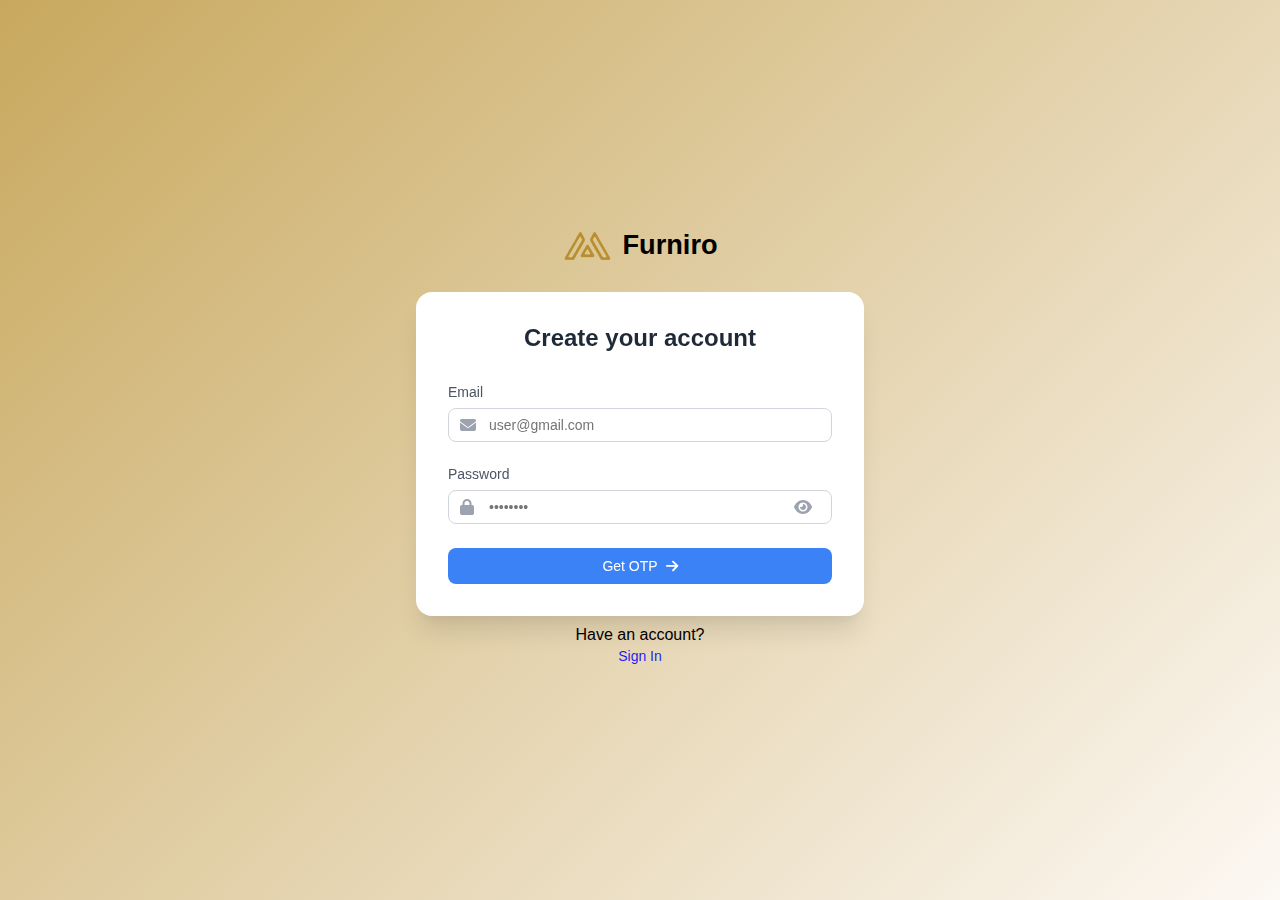
<file: HTML/signUp.html>
<!DOCTYPE html>
<html lang="en">
<head>
  <meta charset="UTF-8" />
  <meta name="viewport" content="width=device-width, initial-scale=1.0" />
  <title>Sign Up</title>
  <link rel="stylesheet" href="../CSS/signUp.css">
  <link rel="stylesheet" href="https://cdnjs.cloudflare.com/ajax/libs/font-awesome/6.7.2/css/all.min.css"
    crossorigin="anonymous" referrerpolicy="no-referrer" />
</head>

<body>
  <div class="container">
    <div class="mainImage">
      <img src="../productComImages/Meubel House_Logos-05.png" alt="">
      <p>Furniro</p>
    </div>

    <div class="card">
      <div class="tabs">
        <input type="radio" name="tabs" id="signup" checked>
        <div class="content signup-content">
          <h2>Create your account</h2>
          <form id="signup-form" onsubmit="return false;">
            <div class="input-group">
              <label>Email</label>
              <div class="input-with-icon">
                <i class="fa-solid fa-envelope"></i>
                <input type="email" placeholder="user@gmail.com" required id="email-input" name="email">
              </div>
            </div>

            <div class="input-group">
              <label>Password</label>
              <div class="input-with-icon">
                <i class="fa-solid fa-lock"></i>
                <input type="password" placeholder="••••••••" required id="password-input" name="password">
                <i class="fa-solid fa-eye password-Show" style="cursor:pointer"></i>
                <i class="fa-solid fa-eye-slash hide-password" style="display:none;cursor:pointer"></i>
              </div>
            </div>

            <button type="button" class="submit-btn" id="submit-btn">
              Get OTP
              <i class="fa-solid fa-arrow-right"></i>
            </button>
          </form>
        </div>
      </div>
    </div>

    <div class="notAccount">
      <p>Have an account?</p>
      <a class="text-decoraion" href="./logIn.html">
        <p class="switch-text"><label for="signin" class="switch-link">Sign In</label></p>
      </a>
    </div>
  </div>

  <!-- EmailJS SDK: MUST be loaded before calling emailjs.init(...) -->
  <script src="https://cdn.emailjs.com/sdk/3.2/email.min.js"></script>
  <script>
    // Replace with your EmailJS Public Key (keep as string)
    // Example: emailjs.init("pA3KJH7xJkLxxxxxx");
    emailjs.init("pA3KJH7xJkLxxxxxx");
  </script>

  <!-- Signup logic (module so you can import if needed) -->
  <script type="module" src="../JS/Signup.js"></script>
</body>
</html>
</file>
<file: CSS/home.css>
@import url('https://fonts.googleapis.com/css2?family=Poppins:ital,wght@0,100;0,200;0,300;0,400;0,500;0,600;0,700;0,800;0,900;1,100;1,200;1,300;1,400;1,500;1,600;1,700;1,800;1,900&display=swap');

* {
    margin: 0;
    padding: 0;
    box-sizing: border-box;
    font-family: poppins;
}

html,
body {
    height: 100%;
    width: 100%;
    /* overflow-y: hidden; */
}

.main-back {
    height: auto;
    width: 100%;
    background-size: cover;
    background-repeat: no-repeat;
    background-position: center;
    background-image: url(../HomeImages/scandinavian-interior-mockup-wall-decal-background\ 1.png);
}

.button {
    background-color: #b88e2f;
    border: 1.5px solid #b88e2f;
    transition: all 0.5s ease;
}

.button:hover {
    background-color: transparent;
    border: 1.5px solid #b88e2f;
    color: #b88e2f;
}

.mainchild {
    background-color: #fff3e3;
    height: auto;
    width: 40%;
}

.sectionNone {
    background-color: #fff3e3;
    min-height: 55vh;
    width: 100% !important;
}

.medianone {
    display: none;
    width: 100%;
    /* opacity: 0; */
}

.up {
    background-color: #e97171;
    color: #fbe5e5;
    border-radius: 50%;
    height: 30px;
    width: 30px;
    display: flex;
    justify-content: center;
    align-items: center;
}

.new {
    background-color: #2ec1ac;
    color: #fbe5e5;
    border-radius: 50%;
    height: 30px;
    width: 30px;
    display: flex;
    justify-content: center;
    align-items: center;
}

.positions {
    position: absolute;
    right: 20px;
    top: 30px;
}

.positions2 {
    position: absolute;
    right: 20px;
    top: 30px;
}

.topposition {
    position: absolute;
    display: flex;
    align-items: center;
    justify-content: center;
    height: 100%;
    width: 100%;
    background-color: #555453a0;
    top: 0;
    overflow: hidden;
    transition: all 1s ease;
    /* display: none; */
    opacity: 0;
}

.more {
    color: #c5a356;
    background-color: transparent;
    border: 2px solid #c5a356;
    /* width: auto; */
    transition: all 0.5s ease;

}

.more:hover {
    background-color: #b88e2f;
    color: #fff;
    border: 2px solid #c5a45600;
}


.mainorder:hover .topposition {
    /* display: block; */
    opacity: 1;
}

.upcart {
    border: 2px solid transparent;
    width: 60%;
    transition: all .5s ease;
}

.upcart:hover {
    background-color: #b88e2f;
    color: #ffff;
    border: 2px solid #b88e2f;
}

.navbar-toggler:focus {
    box-shadow: none !important;
    border: none;
}

.Explore {
    background-color: #b88e2f;
    border: 1.5px solid #b88e2f;
    color: #fff;
    transition: all 0.5s ease;
}

.Explore:hover {
    background-color: transparent;
    color: #b88e2f;

}

.bedroom {
    /* line-height: 10px; */
    background-color: #efefefa7;
    height: auto;
    width: 100%;
}

.arrow-right {
    background-color: #b88e2f;
    color: #fff;
    display: flex;
    align-items: center;
    justify-content: center;
    height: 30px;
}

.bedclass {
    position: absolute;
    bottom: 10%;
    left: 10%;

}

.emailButton {
    outline: none;
    border: none;
    text-decoration: underline;
}

.margintop {
    margin-top: -140px !important;
}

.carts {
    /* position: fixed;
    bottom: 0 !important; */
    height: 110px;
    /* padding-top: 10px;
    margin-top: 20px;
    border-top: 1px solid #dadada; */
}

.offcanvas-header {
    height: 80px;
}

.offcanvas-body {
    max-height: calc(100vh -190px);
    overflow: auto;

    &::-webkit-scrollbar {
        display: none;
    }
}

.offcanvaswidth {
    height: 100vh !important;
    /* width: 35% !important; */
}


#loading {
    height: 100vh;
    width: 100%;
    display: flex;
    align-items: center;
    justify-content: center;
    background-color: #0000006d;
    /* display: none; */
}


.loader {
    width: 48px;
    height: 48px;
    border-radius: 50%;
    display: inline-block;
    position: relative;
    border: 2px solid #FF3D00;
    box-sizing: border-box;
    animation: rotation 1s linear infinite;
}

.loader::after {
    content: '';
    box-sizing: border-box;
    position: absolute;
    left: 4px;
    top: 4px;
    border: 2px solid #ffffff;
    width: 12px;
    height: 12px;
    border-radius: 50%;
}

@keyframes rotation {
    0% {
        transform: rotate(0deg);
    }

    100% {
        transform: rotate(360deg);
    }
}

@keyframes rotation {
    0% {
        transform: rotate(0deg);
    }

    100% {
        transform: rotate(360deg);
    }
}

@keyframes rotationBack {
    0% {
        transform: rotate(0deg);
    }

    100% {
        transform: rotate(-360deg);
    }
}


@media (max-width:768px) {
    .main-back {
        height: 60vh;
    }

    .mainchild {
        display: none;
    }

    .medianone {
        display: block;
        width: 100%;
    }

    .margintop {
        margin-top: -10px !important;
    }

    .margintop1 {
        margin-top: -110px !important;
    }

    .margintop2 {
        margin-top: -120px !important;
    }
}

@media(max-width:576px) {
    .mediatext {
        text-align: center;
    }
}
</file>
<file: globle.css>
@import url('https://fonts.googleapis.com/css2?family=Poppins:ital,wght@0,100;0,200;0,300;0,400;0,500;0,600;0,700;0,800;0,900;1,100;1,200;1,300;1,400;1,500;1,600;1,700;1,800;1,900&display=swap'); 
* {
    margin: 0;
    padding: 0;
    box-sizing: border-box;
    font-family: poppins;
}
html,body {
height:100%;
width:100%;
}

.carts{
    /* position: fixed;
    bottom: 0 !important; */
    height: 110px;
    /* padding-top: 10px;
    margin-top: 20px;
    border-top: 1px solid #dadada; */
}
.offcanvas-header{
    height: 80px;
}
.offcanvas-body{
    max-height: calc(100vh -190px);
    overflow: auto;
    &::-webkit-scrollbar{
        display: none;
    }
}
.offcanvaswidth{
    height: 100vh !important; 
    /* width: 35% !important; */
} 
.back-main{
    background-image: url(./allImages/Rectangle\ 1.png);
    width: 100%;
    height: 80vh;
    background-repeat: no-repeat;
    background-position: center;
    background-size: cover;
    display: flex;
    align-items: center;
    justify-content: center;
}
.emailButton{
    outline: none;
    border: none;
    text-decoration: underline;
}
.hoverUnderline:hover{
    text-decoration: underline;
    cursor: pointer;
}
input::-webkit-outer-spin-button,
input::-webkit-inner-spin-button {
    -webkit-appearance: none;
    margin: 0;
}
</file>
<file: CSS/blog.css>
@import url('https://fonts.googleapis.com/css2?family=Poppins:ital,wght@0,100;0,200;0,300;0,400;0,500;0,600;0,700;0,800;0,900;1,100;1,200;1,300;1,400;1,500;1,600;1,700;1,800;1,900&display=swap');

* {
    margin: 0;
    padding: 0;
    box-sizing: border-box;
    font-family: poppins;
}

html,
body {
    height: 100%;
    width: 100%;
}
.more{
    text-decoration: underline;
    color: black;
}
.iconSearch{
    display: flex;
    align-items: center;
    border: 1.5px solid #00000065;
    width: 60%;
    justify-content: center;
    height: 8vh;
    gap: 30px;

}
.iconSearch input{
    outline: none;
    border: none;
}
.button2{
    background-color: #f9f1e7;
    color: #000;
    border: none;
    border-radius: 7px;
}
.button1{
    background-color: #b88e2f;
    color: #000;
    border: none;
    border-radius: 7px;
}
</file>
<file: CSS/carts.css>
@import url('https://fonts.googleapis.com/css2?family=Poppins:ital,wght@0,100;0,200;0,300;0,400;0,500;0,600;0,700;0,800;0,900;1,100;1,200;1,300;1,400;1,500;1,600;1,700;1,800;1,900&display=swap'); 
* {
    margin: 0;
    padding: 0;
    box-sizing: border-box;
    font-family: poppins;
}

html,
body {
    height: 100%;
    width: 100%;
}
.button2{
    border: 1.5px solid #dddddd;
    background-color: transparent;

}
.back{
    background-color: #efe6d1;
}
</file>
<file: CSS/checkout.css>
@import url('https://fonts.googleapis.com/css2?family=Poppins:ital,wght@0,100;0,200;0,300;0,400;0,500;0,600;0,700;0,800;0,900;1,100;1,200;1,300;1,400;1,500;1,600;1,700;1,800;1,900&display=swap');

* {
    margin: 0;
    padding: 0;
    box-sizing: border-box;
    font-family: poppins;
}

html,
body {
    height: 100%;
    width: 100%;
}

.input {
    border-radius: 8px;
    height: 50px;
    outline: none;
    border: 1px solid;
    width: 100%;
}

.button {
    background-color: transparent;
    border-radius: 15px;
    border: 2px solid #00000073;
    transition: all .5s ease;
}

.button:hover {
    background-color: #b88e2f;
    border: 2ps solid #b88f2f9c;

}
</file>
<file: CSS/contact.css>
@import url('https://fonts.googleapis.com/css2?family=Poppins:ital,wght@0,100;0,200;0,300;0,400;0,500;0,600;0,700;0,800;0,900;1,100;1,200;1,300;1,400;1,500;1,600;1,700;1,800;1,900&display=swap');

* {
    margin: 0;
    padding: 0;
    box-sizing: border-box;
    font-family: poppins;
}

html,
body {
    height: 100%;
    width: 100%;
}
.Abc{
    border: 1.5px solid #0000005b;
    width: 50%;
    outline: none;
}
.button{
    background-color: #b88e2f;
    border: 2px solid ;
    transition: all 0.5s ease;
    color: #ffff;
    font-weight: bold;
    
}
.button:hover{
    background-color: transparent;
    border: 2px solid #b88e2f;
    color: #000;
}





@media(max-width:992px){
    .Abc{
        width: 100%;
    }
}
</file>
<file: CSS/logIn.css>
* {
  margin: 0;
  padding: 0;
  box-sizing: border-box;
  font-family: -apple-system, BlinkMacSystemFont, "Segoe UI", Roboto, "Helvetica Neue", Arial, sans-serif;
}

body {
  min-height: 100vh;
  background: linear-gradient(135deg, #b88f2fc6, #fcf8f3);
  display: flex;
  align-items: center;
  justify-content: center;
  padding: 1rem;
}

.container {
  width: 100%;
  max-width: 28rem;
}

.card {
  background: rgb(255, 255, 255);
  border-radius: 1rem;
  box-shadow: 0 20px 25px -5px rgba(0, 0, 0, 0.1), 0 10px 10px -5px rgba(0, 0, 0, 0.04);
  overflow: hidden;
  backdrop-filter: blur(100px);
}

.tabs {
  position: relative;
}

.tabs input[type="radio"] {
  display: none;
}

.tab {
  width: 50%;
  padding: 1rem;
  background: #f3f4f6;
  color: #6b7280;
  text-align: center;
  font-size: 0.875rem;
  font-weight: 600;
  display: inline-flex;
  align-items: center;
  justify-content: center;
  gap: 0.5rem;
  cursor: pointer;
  transition: all 0.3s ease;
}

.tab:hover {
  background: #e5e7eb;
}

.tab i {
  transition: transform 0.3s ease;
}

.content {
  display: none;
  padding: 2rem;
}

#login:checked~.login-content,
#signup:checked~.signup-content {
  display: block;
}

#login:checked~label[for="login"],
#signup:checked~label[for="signup"] {
  background: #3b82f6;
  color: white;
}

h2 {
  font-size: 1.5rem;
  font-weight: 700;
  color: #1f2937;
  text-align: center;
  margin-bottom: 2rem;
}

.input-group {
  margin-bottom: 1.5rem;
}

label {
  display: block;
  font-size: 0.875rem;
  font-weight: 500;
  color: #4b5563;
  margin-bottom: 0.5rem;
}

.input-with-icon {
  position: relative;
  align-items: center;
  display: flex;
}

.input-with-icon i {
  position: absolute;
  left: 0.75rem;
  top: 50%;
  transform: translateY(-50%);
  color: #9ca3af;
}

input {
  width: 100%;
  padding: 0.5rem 0.75rem 0.5rem 2.5rem;
  border: 1px solid #d1d5db;
  border-radius: 0.5rem;
  font-size: 0.875rem;
  transition: all 0.3s ease;
}

input:focus {
  outline: none;
  border-color: #3b82f6;
  box-shadow: 0 0 0 3px rgba(59, 130, 246, 0.2);
}

.submit-btn {
  width: 100%;
  padding: 0.625rem 1rem;
  background: #3b82f6;
  color: white;
  border: none;
  border-radius: 0.5rem;
  font-size: 0.875rem;
  font-weight: 500;
  display: flex;
  align-items: center;
  justify-content: center;
  gap: 0.5rem;
  cursor: pointer;
  transition: all 0.3s ease;
}

.submit-btn:hover {
  background: #2563eb;
}

.submit-btn i {
  transition: transform 0.3s ease;
}

.submit-btn:hover i {
  transform: translateX(4px);
}

.forgot-password {
  text-align: center;
  margin-top: 1rem;
  font-size: 0.875rem;
  color: #6b7280;
}

.forgot-password a {
  color: #3b82f6;
  text-decoration: none;
  transition: color 0.3s ease;
}

.forgot-password a:hover {
  color: #2563eb;
}

.switch-text {
  text-align: center;
  margin-top: 1.5rem;
  font-size: 0.875rem;
  color: white;
}

.switch-link {
  color: rgba(0, 0, 255, 0.881);
  font-weight: 500;
  text-decoration: none;
  cursor: pointer;
  transition: all 0.3s ease;
  margin-top: -20px;
}

.text-decoraion {
  text-decoration: none;
  color: blue !important;
}

.switch-link:hover {
  text-decoration: underline;
}

.notAccount {
  text-align: center;
  margin-top: 10px;
}

.switch-link-Sign-up {
  color: white;
  font-weight: 500;
  text-decoration: none;
  cursor: pointer;
  transition: all 0.3s ease;
}

.switch-link-Sign-up:hover {
  text-decoration: underline;
}

input::-webkit-outer-spin-button,
input::-webkit-inner-spin-button {
  -webkit-appearance: none;
  margin: 0;
}


.form-control-active {
  display: block;
  width: 100%;
  padding: 0.5rem 0.75rem 0.5rem 2.5rem !important;
  font-weight: 400;
  line-height: 1.5;
  color: #212529;
  -webkit-appearance: none;
  -moz-appearance: none;
  appearance: none;
  background-color: #fff;
  background-clip: padding-box;
  border: 1px solid black;
  border-radius: 0.8rem;
  transition: border-color .15sease-in-out, box-shadow .15sease-in-out;
}

.form-control-after:focus {
  color: #212529 !important;
  background-color: #fff !important;
  border-color: #86b7fe !important;
  outline: 0 !important;
  box-shadow: 0 0 0 .25rem red !important;
}

.mainImage {
  display: flex;
  justify-content: center;
  align-items: center;
  gap: 10px;
  margin-bottom: 30px;
}

.mainImage p {
  font-size: 1.7rem;
  font-weight: bold;
}

.password-Show {
  left: 90% !important;
  cursor: pointer;

}

.hide-password {
  left: 90% !important;
  cursor: pointer;
  display: none;
}
</file>
<file: CSS/otp.css>
* {
    margin: 0;
    padding: 0;
    box-sizing: border-box;
    font-family: -apple-system, BlinkMacSystemFont, "Segoe UI", Roboto, "Helvetica Neue", Arial, sans-serif;
}

body {
    min-height: 100vh;
    background: linear-gradient(135deg, #b88f2fc6, #fcf8f3);
    display: flex;
    align-items: center;
    justify-content: center;
    padding: 1rem;
}

.container {
    width: 100%;
    max-width: 28rem;
}

.card {
    background: rgb(255, 255, 255);
    border-radius: 1rem;
    box-shadow: 0 20px 25px -5px rgba(0, 0, 0, 0.1), 0 10px 10px -5px rgba(0, 0, 0, 0.04);
    overflow: hidden;
    backdrop-filter: blur(100px);
}

.tabs {
    position: relative;
}

.tabs input[type="radio"] {
    display: none;
}


.tab {
    width: 50%;
    padding: 1rem;
    background: #f3f4f6;
    color: #6b7280;
    text-align: center;
    font-size: 0.875rem;
    font-weight: 600;
    display: inline-flex;
    align-items: center;
    justify-content: center;
    gap: 0.5rem;
    cursor: pointer;
    transition: all 0.3s ease;
}

.tab:hover {
    background: #e5e7eb;
}

.tab i {
    transition: transform 0.3s ease;
}

.content {
    display: none;
    padding: 2rem;
}

#login:checked~.login-content,
#signup:checked~.signup-content {
    display: block;
}

#login:checked~label[for="login"],
#signup:checked~label[for="signup"] {
    background: #3b82f6;
    color: white;
}

.input-group {
    margin-bottom: 1.5rem;
}

label {
    display: block;
    font-size: 0.875rem;
    font-weight: 500;
    color: #4b5563;
    margin-bottom: 0.5rem;
}

.input-with-icon {
    position: relative;
    align-items: center;
    display: flex;
}

.input-with-icon i {
    position: absolute;
    left: 0.75rem;
    top: 50%;
    transform: translateY(-50%);
    color: #9ca3af;
}

input {
    width: 100%;
    padding: 0.5rem 0.75rem 0.5rem 2.5rem;
    border: 1px solid #d1d5db;
    border-radius: 0.5rem;
    font-size: 0.875rem;
    transition: all 0.3s ease;
}

input:focus {
    outline: none;
    border-color: #3b82f6;
    box-shadow: 0 0 0 3px rgba(59, 130, 246, 0.2);
}

.submit-btn {
    width: 100%;
    padding: 0.625rem 1rem;
    background: #3b82f6;
    color: white;
    border: none;
    border-radius: 0.5rem;
    font-size: 0.875rem;
    font-weight: 500;
    display: flex;
    align-items: center;
    justify-content: center;
    gap: 0.5rem;
    cursor: pointer;
    transition: all 0.3s ease;
}

.submit-btn:hover {
    background: #2563eb;
}

.submit-btn i {
    transition: transform 0.3s ease;
}

.submit-btn:hover i {
    transform: translateX(4px);
}

.reset {
    text-decoration: none;
}

.reset:hover {
    text-decoration: underline;
}

.otp-input {
    height: 55px;
    width: 55px;
    text-align: center;
}

.otp-Input-div {
    display: flex;
    justify-content: center;
    align-items: center;
    gap: 10px;
    margin-bottom: 20px;
}

.otp {
    width: 100%;
    padding: 0.5rem 0.75rem 0.5rem 1.3rem;
    border: 1px solid #d1d5db;
    border-radius: 0.5rem;
    font-size: 0.875rem;
    transition: all 0.3s ease;
    height: 100%;
}

.otp:focus {
    outline: none;
    border-color: #3b82f6;
    box-shadow: 0 0 0 3px rgba(59, 130, 246, 0.2);
}

input::-webkit-outer-spin-button,
input::-webkit-inner-spin-button {
    -webkit-appearance: none;
    margin: 0;
}

.mainImage {
    display: flex;
    justify-content: center;
    align-items: center;
    gap: 10px;
    margin-bottom: 30px;
}

.mainImage p {
    font-size: 1.7rem;
    font-weight: bold;
}
</file>
<file: CSS/product.css>
@import url('https://fonts.googleapis.com/css2?family=Poppins:ital,wght@0,100;0,200;0,300;0,400;0,500;0,600;0,700;0,800;0,900;1,100;1,200;1,300;1,400;1,500;1,600;1,700;1,800;1,900&display=swap');

* {
    margin: 0;
    padding: 0;
    box-sizing: border-box;
    font-family: poppins;
}

html,
body {
    height: 100%;
    width: 100%;
}

.navbar-toggler:focus {
    box-shadow: none !important;
    border: none;
}

.mainorder:hover .topposition {
    /* display: block; */
    opacity: 1;
}

.positions {
    position: absolute;
    right: 20px;
    top: 30px;
}

.up {
    background-color: #e97171;
    color: #fbe5e5;
    border-radius: 50%;
    height: 30px;
    width: 30px;
    display: flex;
    justify-content: center;
    align-items: center;
}

.topposition {
    position: absolute;
    display: flex;
    align-items: center;
    justify-content: center;
    height: 70vh;
    width: 100%;
    background-color: #555453a0;
    top: 0;
    overflow: hidden;
    transition: all 1s ease;
    /* display: none; */
    opacity: 0;
}

.upcart {
    border: 2px solid transparent;
    width: 60%;
    transition: all .5s ease;
}
.upcart:hover{
    background-color: #b88e2f;
    color: #ffff;
    border: 2px solid #b88e2f;
}
.positions2 {
    position: absolute;
    right: 20px;
    top: 30px;
}

.new {
    background-color: #2ec1ac;
    color: #fbe5e5;
    border-radius: 50%;
    height: 30px;
    width: 30px;
    display: flex;
    justify-content: center;
    align-items: center;
}

.emailButton {
    outline: none;
    border: none;
    text-decoration: underline;
}

.button {
    color: #b88e2f;
    border: 2px solid #b88e2f;
    background-color: transparent;
    border-radius: 2px;
    transition: all 0.5s ease;
}
.button:hover{
    color: #fff;
    border: 2px solid #b88e2f;
    background-color: #b88e2f;
    border-radius: 2px;
}










@media (max-width:768px) {
    .marginTop {
        margin-top: -100px !important;
    }}
</file>
<file: CSS/productComparison.css>
@import url('https://fonts.googleapis.com/css2?family=Poppins:ital,wght@0,100;0,200;0,300;0,400;0,500;0,600;0,700;0,800;0,900;1,100;1,200;1,300;1,400;1,500;1,600;1,700;1,800;1,900&display=swap'); 
* {
    margin: 0;
    padding: 0;
    box-sizing: border-box;
    font-family: poppins;
}
.emailButton{
    outline: none;
    border: none;
    text-decoration: underline;
}
.back-main{
    background-image: url(../productComImages/Rectangle\ 1.png);
    width: 100%;
    height: 80vh;
    background-repeat: no-repeat;
    background-position: center;
    background-size: cover;
    display: flex;
    align-items: center;
    justify-content: center;
}
.button1{
    outline: none;
    border: none;
    text-decoration: underline;
    background-color: transparent;
}
.touch{
    cursor: pointer;
}
.touch:hover {
    text-decoration: underline;
}
.button{
    color: #fff;
    background-color: #b88e2f;
    border: none;
    margin-bottom: 20px;
    padding-bottom: 40px;
    border: 1.5px solid transparent;
    transition: all .3s ease;
}
.button:hover{
    background-color: #fff;
    color: #b88e2f;
    border: 1.5px solid #b88e2f;
}
.button2{
    background-color: #b88f2f4b;
    color: #fff;
    font-weight: bold;
    border: 2px solid #fff;
    transition: all .5s ease;
}
.button2:hover{
    background-color: #fff;
    color: #b88e2f;
    border: 2px solid #b88e2f;
}
</file>
<file: CSS/shop.css>
@import url('https://fonts.googleapis.com/css2?family=Poppins:ital,wght@0,100;0,200;0,300;0,400;0,500;0,600;0,700;0,800;0,900;1,100;1,200;1,300;1,400;1,500;1,600;1,700;1,800;1,900&display=swap'); 
*{
margin:0;
padding:0;
box-sizing:border-box;
font-family: poppins;
}

html,body {
height:100%;
width:100%;
}
.navbar-toggler:focus {
    box-shadow: none !important;
    border: none;
}
.firstClass{
    background-image: url(../shopImages/Rectangle\ 1.png);
    width: 100%;
    height: 60vh;
    background-repeat: no-repeat;
    background-position: center;
    background-size: cover;
    display: flex;
    align-items: center;
    justify-content: center;
}

.mainorder:hover .topposition {
    /* display: block; */
    opacity: 1;
}
.positions {
    position: absolute;
    right: 20px;
    top: 30px;
}
.topposition {
    position: absolute;
    display: flex;
    align-items: center;
    justify-content: center;
    height: 70vh;
    width: 100%;
    background-color: #555453a0;
    top: 0;
    overflow: hidden;
    transition: all 1s ease;
    /* display: none; */
    opacity: 0;
}
.upcart {
    border: none;
    width: 60%;
}
.up {
    background-color: #e97171;
    color: #fbe5e5;
    border-radius: 50%;
    height: 30px;
    width: 30px;
    display: flex;
    justify-content: center;
    align-items: center;
}
.positions2{
    position: absolute;
    right: 20px;
    top: 30px;
}
.new{
    background-color: #2ec1ac;
    color: #fbe5e5;
    border-radius: 50%;
    height: 30px;
    width: 30px;
    display: flex;
    justify-content: center;
    align-items: center;
}
.margintop{
    margin-top: -110px !important;
}
.emailButton{
    outline: none;
    border: none;
    text-decoration: underline;
}

.offcanvas-header{
    height: 80px;
}
.offcanvas-body{
    max-height: calc(100vh -190px);
    overflow: auto;
    &::-webkit-scrollbar{
        display: none;
    }
}
.offcanvaswidth{
    height: 100vh !important; 
    /* width: 35% !important; */
} 
.carts{
    /* position: fixed;
    bottom: 0 !important; */
    height: 110px;
    /* padding-top: 10px;
    margin-top: 20px;
    border-top: 1px solid #dadada; */
}























@media(max-width:576px) {
    .mediatext {
        text-align: center;
    }
}
</file>
<file: CSS/signUp.css>
* {
    margin: 0;
    padding: 0;
    box-sizing: border-box;
    font-family: -apple-system, BlinkMacSystemFont, "Segoe UI", Roboto, "Helvetica Neue", Arial, sans-serif;
}

body {
    min-height: 100vh;
    background: linear-gradient(135deg, #b88f2fc6, #fcf8f3);
    display: flex;
    align-items: center;
    justify-content: center;
    padding: 1rem;
}

.container {
    width: 100%;
    max-width: 28rem;
}

.card {
    background: rgb(255, 255, 255);
    border-radius: 1rem;
    box-shadow: 0 20px 25px -5px rgba(0, 0, 0, 0.1), 0 10px 10px -5px rgba(0, 0, 0, 0.04);
    overflow: hidden;
    backdrop-filter: blur(100px);
}

.tabs {
    position: relative;
}

.tabs input[type="radio"] {
    display: none;
}

.tab {
    width: 50%;
    padding: 1rem;
    background: #f3f4f6;
    color: #6b7280;
    text-align: center;
    font-size: 0.875rem;
    font-weight: 600;
    display: inline-flex;
    align-items: center;
    justify-content: center;
    gap: 0.5rem;
    cursor: pointer;
    transition: all 0.3s ease;
}

.tab:hover {
    background: #e5e7eb;
}

.tab svg {
    transition: transform 0.3s ease;
}

.content {
    display: none;
    padding: 2rem;
}

#login:checked~.login-content,
#signup:checked~.signup-content {
    display: block;
}

#login:checked~label[for="login"],
#signup:checked~label[for="signup"] {
    background: #3b82f6;
    color: white;
}

h2 {
    font-size: 1.5rem;
    font-weight: 700;
    color: #1f2937;
    text-align: center;
    margin-bottom: 2rem;
}

.input-group {
    margin-bottom: 1.5rem;
}

label {
    display: block;
    font-size: 0.875rem;
    font-weight: 500;
    color: #4b5563;
    margin-bottom: 0.5rem;
}

.input-with-icon {
    position: relative;
    align-items: center;
    display: flex;
}

.input-with-icon i {
    position: absolute;
    left: 0.75rem;
    top: 50%;
    transform: translateY(-50%);
    color: #9ca3af;
}

input {
    width: 100%;
    padding: 0.5rem 0.75rem 0.5rem 2.5rem;
    border: 1px solid #d1d5db;
    border-radius: 0.5rem;
    font-size: 0.875rem;
    transition: all 0.3s ease;
}

input:focus {
    outline: none;
    border-color: #3b82f6;
    box-shadow: 0 0 0 3px rgba(59, 130, 246, 0.2);
}

.submit-btn {
    width: 100%;
    padding: 0.625rem 1rem;
    background: #3b82f6;
    color: white;
    border: none;
    border-radius: 0.5rem;
    font-size: 0.875rem;
    font-weight: 500;
    display: flex;
    align-items: center;
    justify-content: center;
    gap: 0.5rem;
    cursor: pointer;
    transition: all 0.3s ease;
}

.submit-btn:hover {
    background: #2563eb;
}

.submit-btn i {
    transition: transform 0.3s ease;
}

.submit-btn:hover i {
    transform: translateX(4px);
}


.switch-link {
    color: rgba(0, 0, 255, 0.881);
    font-weight: 500;
    text-decoration: none;
    cursor: pointer;
    transition: all 0.3s ease;
    margin-top: -20px;
}


.switch-link:hover {
    text-decoration: underline;
}

.switch-text {
    text-align: center;
    margin-top: 1.5rem;
    font-size: 0.875rem;
    color: white;
}


.text-decoraion {
    text-decoration: none;
    color: blue !important;
}

.notAccount {
    text-align: center;
    margin-top: 10px;
}

input::-webkit-outer-spin-button,
input::-webkit-inner-spin-button {
    -webkit-appearance: none;
    margin: 0;
}

.mainImage {
    display: flex;
    justify-content: center;
    align-items: center;
    gap: 10px;
    margin-bottom: 30px;
}

.mainImage p {
    font-size: 1.7rem;
    font-weight: bold;
}

.password-Show {
    /* transition: transform 0.3s ease; */
    left: 90% !important;
    cursor: pointer;

}

.hide-password {
    left: 90% !important;
    cursor: pointer;
    display: none;
}
</file>
